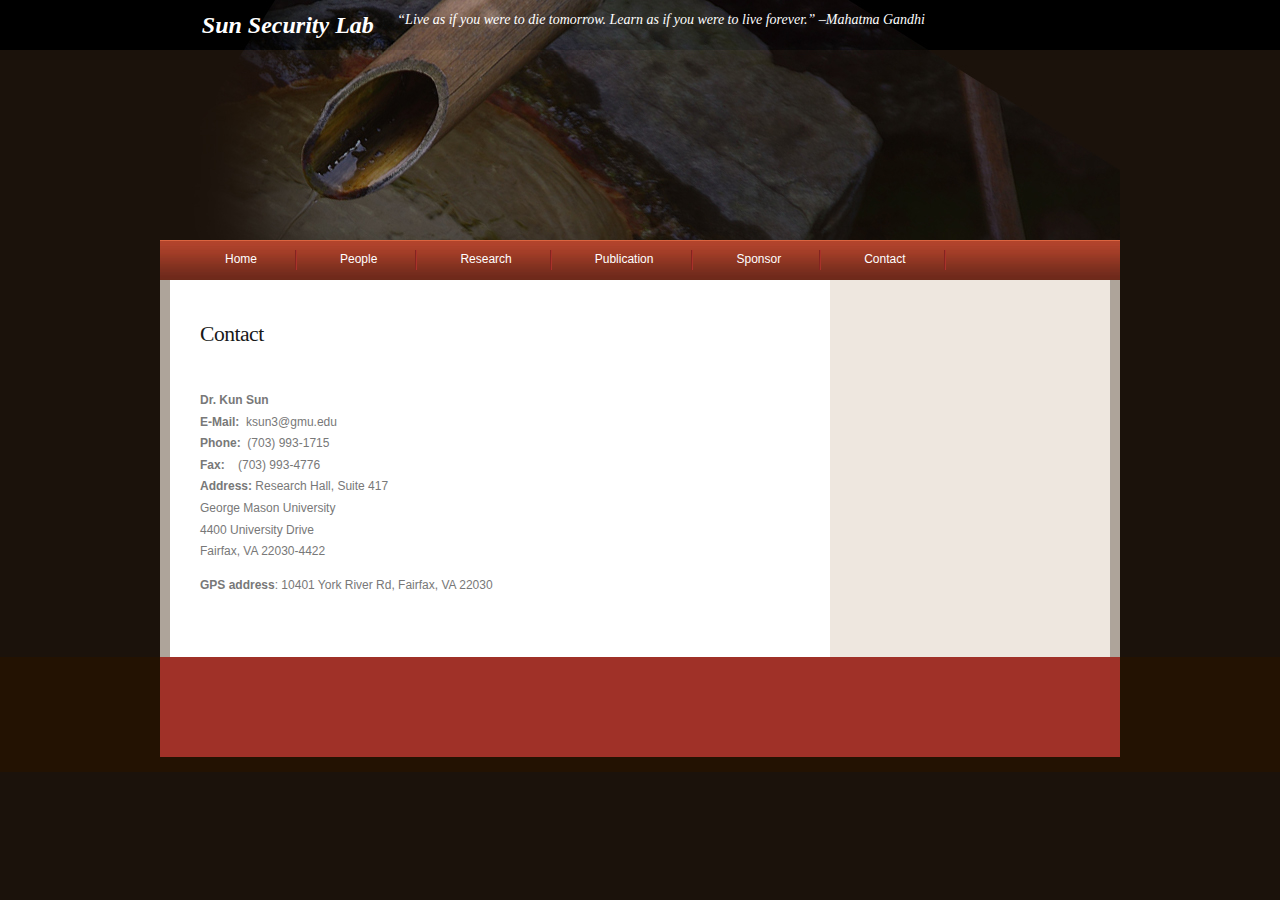
<file: contact.html>
<!DOCTYPE html PUBLIC "-//W3C//DTD XHTML 1.0 Strict//EN" "http://www.w3.org/TR/xhtml1/DTD/xhtml1-strict.dtd">
<html xmlns="http://www.w3.org/1999/xhtml">
<head>
<meta name="keywords" content="" />
<meta name="description" content="" />
<meta http-equiv="content-type" content="text/html; charset=utf-8" />
<title>Sun Security Lab</title>
<link href="style.css" rel="stylesheet" type="text/css" media="screen" />
</head>
<body>
<div id="wrapper">
	<div id="header-wrapper">
	<div id="header">
		<div id="logo">
			<h1>&nbsp;</h1>
			<p><strong style="font-size: 24px">Sun Security Lab</strong></p>
			<p>&nbsp;</p>
			<p><span class="site-description">“Live as if you were to die tomorrow. Learn as if you were to live forever.” &#8211;Mahatma Gandhi</span></p>
		</div>
	</div>
	</div>
	<!-- end #header -->
	<div id="menu">
		<ul>
			<li><a href="index.html">Home</a></li>
			<li><a href="people.html">People</a></li>
			<li><a href="research.html">Research</a></li>
			<li><a href="publication.html">Publication</a></li>
			<li><a href="sponsor.html">Sponsor</a></li>
			<li><a href="contact.html">Contact</a></li>
		</ul>
	</div>
	<!-- end #menu -->
	<div id="page">
	<div id="page-bgtop">
	<div id="page-bgbtm">
		<div id="content">
			<div class="post">
				<h2 class="title"><a href=""><span class="page-title">Contact</span></a></h2>
				<div class="entry">
				  <p><strong><span class="style15">Dr. Kun Sun</span></strong><br />
				    <strong>E-Mail:</strong>  ksun3@gmu.edu<br />
                    <strong>Phone:</strong>  (703) 993-1715<br />
                    <strong>Fax:    </strong>(703) 993-4776<br />
                    <strong>Address:</strong> Research Hall, Suite 417<br />
                    George Mason University<br />
                    4400 University Drive<br />
                  Fairfax, VA 22030-4422</p>
                  <p><strong>GPS address</strong>: 10401 York River Rd, Fairfax, VA 22030 </p>
				</div>
			</div>
		</div>
		<!-- end #content --><!-- end #sidebar -->
		<div style="clear: both;">&nbsp;</div>
	</div>
	</div>
	</div>
	<!-- end #page -->
</div>
<div id="footer-wrapper">
	<div id="footer"></div>
	<!-- end #footer -->
</div>
</body>
</html>
</file>
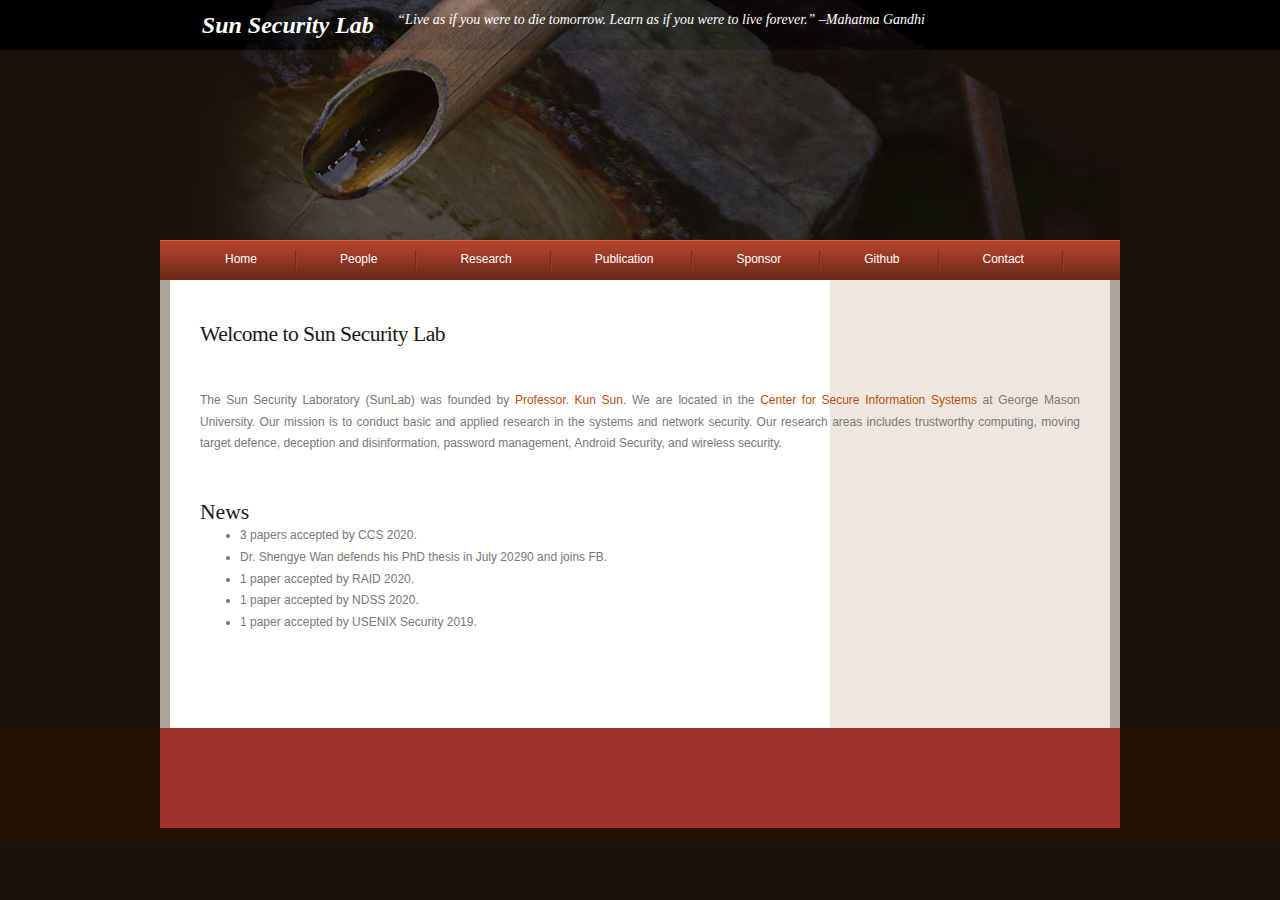
<file: home.html>
<!DOCTYPE html PUBLIC "-//W3C//DTD XHTML 1.0 Strict//EN" "http://www.w3.org/TR/xhtml1/DTD/xhtml1-strict.dtd">
<html xmlns="http://www.w3.org/1999/xhtml">
<head>
<meta name="keywords" content="" />
<meta name="description" content="" />
<meta http-equiv="content-type" content="text/html; charset=utf-8" />
<title>Sun Security Lab</title>
<link href="style.css" rel="stylesheet" type="text/css" media="screen" />
</head>
<body>
<div id="wrapper">
	<div id="header-wrapper">
	<div id="header">
		<div id="logo">
			<h1>&nbsp;</h1>
			<p><strong style="font-size: 24px">Sun Security Lab</strong></p>
			<p>&nbsp;</p>
			<p><span class="site-description">“Live as if you were to die tomorrow. Learn as if you were to live forever.” &#8211;Mahatma Gandhi</span></p>
		</div>
	</div>
	</div>
	<!-- end #header -->
	<div id="menu">
		<ul>
			<li><a href="home.html">Home</a></li>
			<li><a href="people.html">People</a></li>
			<li><a href="research.html">Research</a></li>
			<li><a href="publication.html">Publication</a></li>
			<li><a href="sponsor.html">Sponsor</a></li>
			<li><a href="https://github.com/SunLab-GMU">Github</a></li>
			<li><a href="contact.html">Contact</a></li>
		</ul>
	</div>
	<!-- end #menu -->
	<div id="page">
	<div id="page-bgtop">
	<div id="page-bgbtm">
		<div id="content1">
			<div class="post">
				<h2 class="title"><a href="">Welcome to Sun Security Lab   </a>	</h2>
				<div class="entry">
				  <p>The Sun Security Laboratory (SunLab) was founded by <a href="http://csis.gmu.edu/ksun/">Professor. Kun Sun</a>. We are located in the <a href="http://csis.gmu.edu">Center for Secure Information Systems</a> at George Mason University. Our mission is to conduct basic and applied research in the systems and network security. Our research areas includes trustworthy computing, moving target defence, deception and disinformation, password management, Android Security, and wireless security.				</p>
				  <p>&nbsp;</p>
				  <h2>News</h2>
				  <ul>
				    <li>3 papers accepted by CCS 2020.</li>
				    <li>Dr. Shengye Wan defends his PhD thesis in July 20290 and joins FB.</li>
				    <li>1 paper accepted by RAID 2020.</li>
				    <li>1 paper accepted by NDSS 2020.</li>
				    <li>1 paper accepted by USENIX Security 2019.</li>
				  </ul>
				  <p>&nbsp;</p>
				</div>
			</div>
		</div>
		<!-- end #content --><!-- end #sidebar -->
		<div style="clear: both;">&nbsp;</div>
	</div>
	</div>
	</div>
	<!-- end #page -->
</div>
<div id="footer-wrapper">
	<div id="footer"></div>
	<!-- end #footer -->
</div>
</body>
</html>
</file>
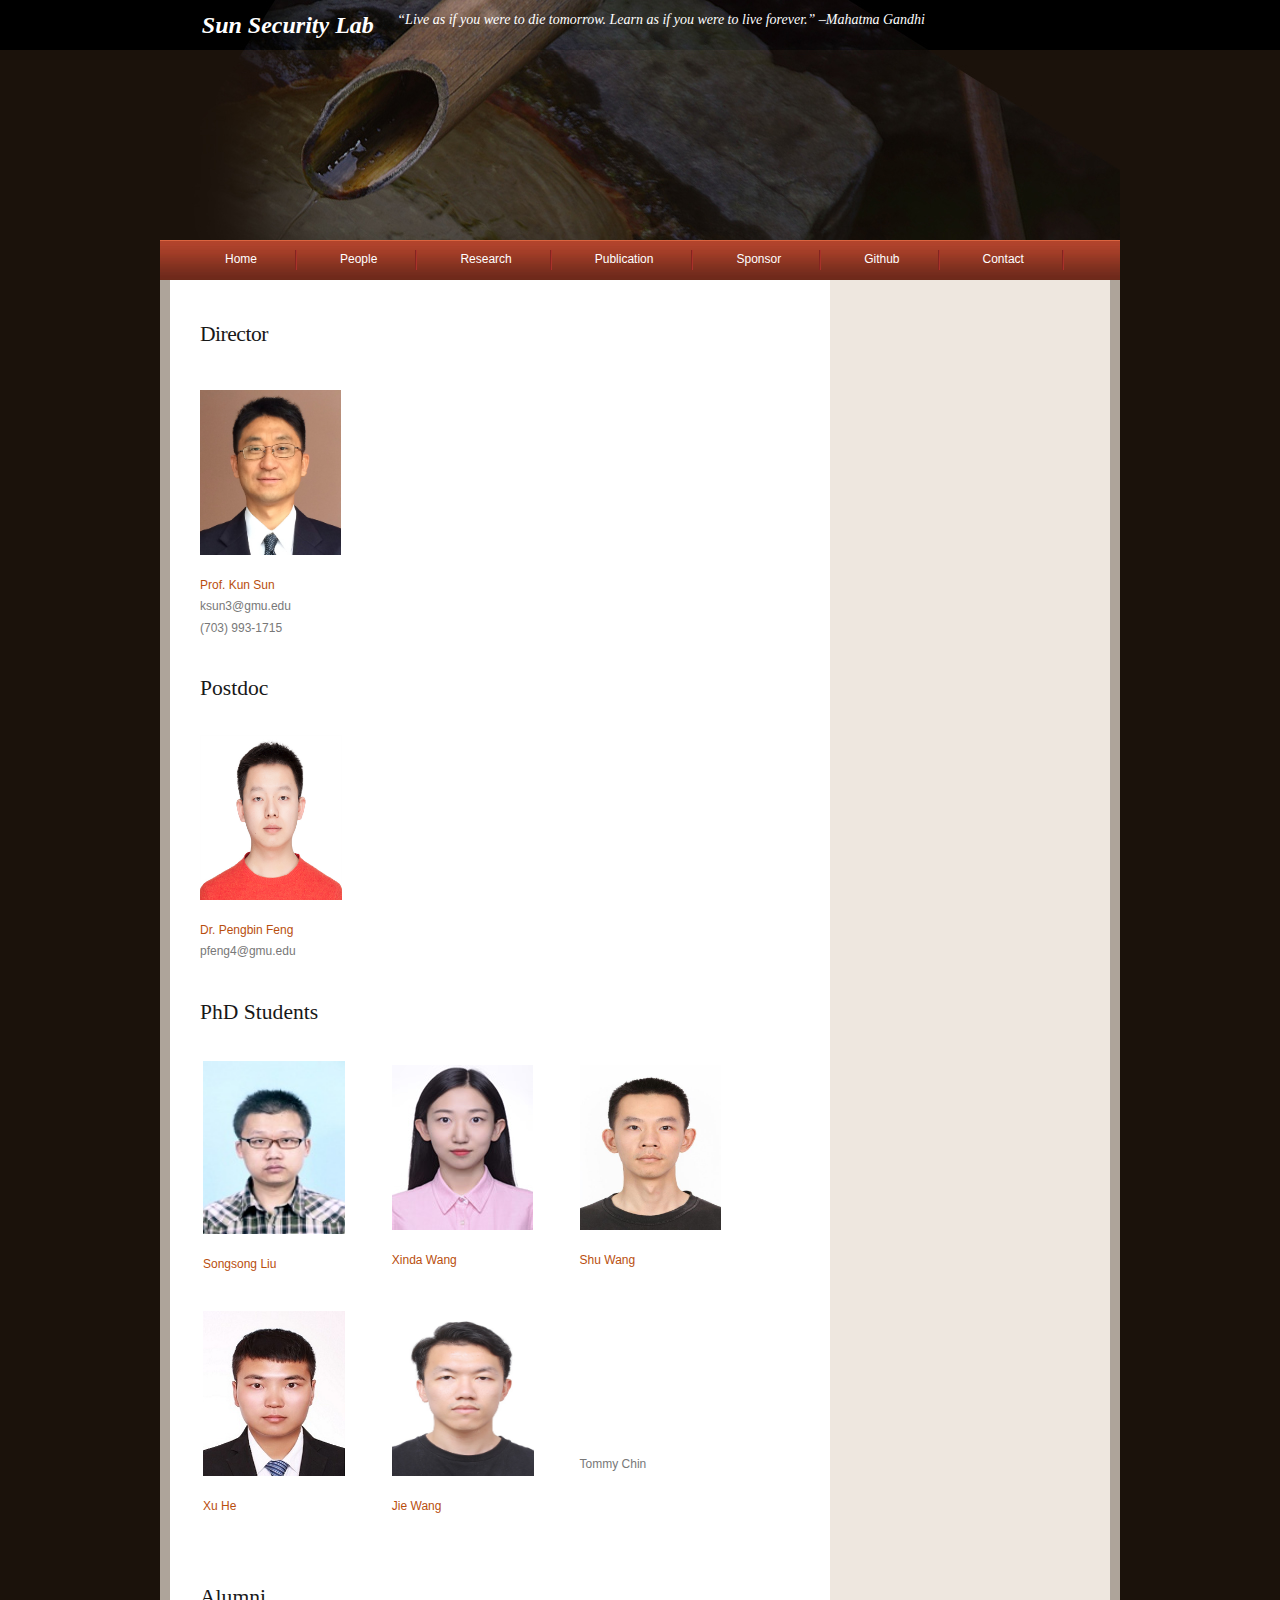
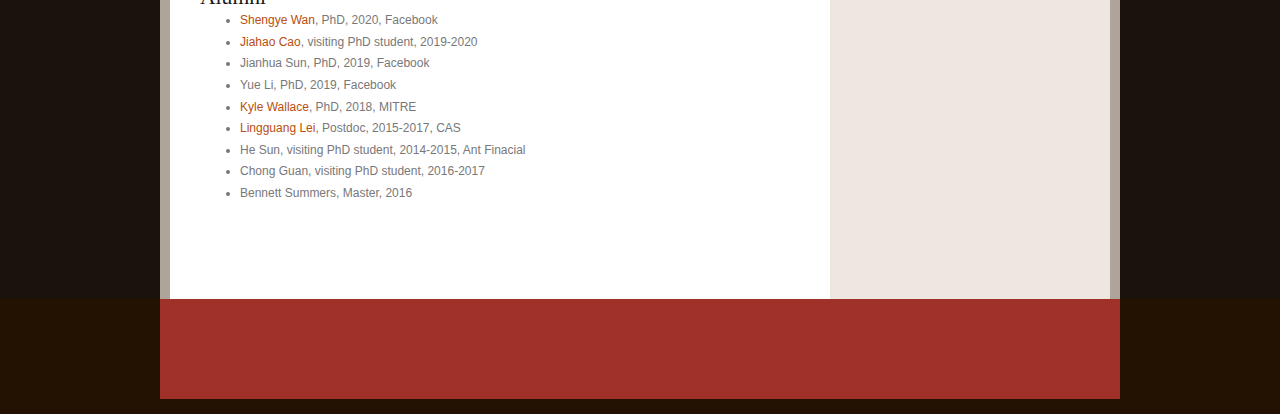
<file: people.html>
<!DOCTYPE html PUBLIC "-//W3C//DTD XHTML 1.0 Strict//EN" "http://www.w3.org/TR/xhtml1/DTD/xhtml1-strict.dtd">
<html xmlns="http://www.w3.org/1999/xhtml">
<head>
<meta name="keywords" content="" />
<meta name="description" content="" />
<meta http-equiv="content-type" content="text/html; charset=utf-8" />
<title>Sun Security Lab</title>
<link href="style.css" rel="stylesheet" type="text/css" media="screen" />
</head>
<body>
<div id="wrapper">
	<div id="header-wrapper">
	<div id="header">
		<div id="logo">
			<h1>&nbsp;</h1>
			<p><strong style="font-size: 24px">Sun Security Lab</strong></p>
			<p>&nbsp;</p>
			<p><span class="site-description">“Live as if you were to die tomorrow. Learn as if you were to live forever.” &#8211;Mahatma Gandhi</span></p>
		</div>
	</div>
	</div>
	<!-- end #header -->
	<div id="menu">
		<ul>
			<li><a href="home.html">Home</a></li>
			<li><a href="people.html">People</a></li>
			<li><a href="research.html">Research</a></li>
			<li><a href="publication.html">Publication</a></li>
			<li><a href="sponsor.html">Sponsor</a></li>
			<li><a href="https://github.com/SunLab-GMU">Github</a></li>
			<li><a href="contact.html">Contact</a></li>
		</ul>
	</div>
	<!-- end #menu -->
	<div id="page">
	<div id="page-bgtop">
	<div id="page-bgbtm">
		<div id="content">
			<div class="post">
				<h2 class="title"><a href="">Director   </a>				</h2>
				<div class="entry">
				  <p class="center-p"><img src="images/ksun.jpg" width="141" height="165" alt=""/></p>
				  <p class="center-p"><a href="http://csis.gmu.edu/ksun/" target="_blank" rel="noopener">Prof. Kun Sun<br />
				  </a>ksun3@gmu.edu<br />
				  (703) 993-1715                  </p>
				  <h2>&nbsp;</h2>
				  <h2>Postdoc</h2>
				  <p>&nbsp;</p>
				  <p><img src="images/Pengbin.jpg" width="142" height="165" alt=""/></p>
                  <p class="center-p"><a href="https://sites.google.com/view/pfeng/home" target="_blank" rel="noopener">Dr. Pengbin Feng<br />
                  </a>pfeng4@gmu.edu</p>
                  <h2>&nbsp;</h2>
                  <h2>PhD Students                  </h2>
                  <p>&nbsp;</p>
                  <table width="558" height="486" border="0">
                    <tbody>
                      <tr>
                        <td width="176"><p><img src="images/LIU_SONGSONG.jpg" width="142" height="173" alt=""/></p>
                        <p><a href="http://mason.gmu.edu/~sliu23/" target="_blank" rel="noopener">Songsong Liu</a></p></td>
                        <td width="175"><p><a href="https://www.linkedin.com/in/xindawang/" target="_blank" rel="noopener"><img src="images/Xinda.jpg" width="141" height="165" alt=""/></a></p>
                        <p><a href="https://www.linkedin.com/in/xindawang/" target="_blank" rel="noopener">Xinda Wang</a></p></td>
                        <td width="167"><p><img src="images/Shu_Wang.jpg" width="141" height="165" alt=""/></p>
                        <p><a href="http://mason.gmu.edu/~swang47/" target="_blank" rel="noopener">Shu Wang</a></p></td>
                      </tr>
                      <tr>
                        <td height="257"><p><img src="images/Xu He.jpg" width="142" height="165" alt=""/></p>
                        <p><a href="https://sites.google.com/view/hexu/%E9%A6%96%E9%A1%B5" target="_blank" rel="noopener">Xu He</a></p></td>
                        <td><p class="center-p"><img src="images/Jie_Wang.jpg" width="142" height="165" alt=""/></p>
                        <p class="center-p"><a href="https://www.linkedin.com/in/jie-wang-275890195/" target="_blank" rel="noopener">Jie Wang</a></p></td>
                        <td><p>&nbsp;</p>
                          <p>&nbsp;</p>
                          <p>&nbsp;</p>
                          <p>&nbsp;</p>
                          <p>Tommy Chin</p>
                        <p>&nbsp;</p></td>
                      </tr>
                    </tbody>
                  </table>
                  <p>&nbsp;</p>
                  <h2><span style="clear: left;"> Alumni</span>				  </h2>
                  <ul>
				    <li><a href="../shengyewan/profile.html" target="_blank" rel="noopener">Shengye Wan</a>, PhD, 2020, Facebook</li>
				    <li><a href="http://routing.netlab.edu.cn/tiki-index.php?page=Jiahao%20Cao" target="_blank" rel="noopener">Jiahao Cao</a>, visiting PhD student, 2019-2020</li>
				    <li>Jianhua Sun, PhD, 2019, Facebook</li>
				    <li>Yue Li, PhD, 2019, Facebook</li>
				    <li><a href="http://www.cs.wm.edu/~kmwall/" target="_blank" rel="noopener">Kyle Wallace</a>, PhD, 2018, MITRE</li>
				    <li><a href="https://www.linkedin.com/in/lingguang-lei-a08367114" target="_blank" rel="noopener">Lingguang Lei</a>, Postdoc, 2015-2017, CAS</li>
				    <li>He Sun, visiting PhD student, 2014-2015, Ant Finacial</li>
				    <li>Chong Guan, visiting PhD student, 2016-2017</li>
				    <li>Bennett Summers, Master, 2016<br />
			        </li>
			      </ul>
				  <p>&nbsp;</p>
				</div>
			</div>
		</div>
		<!-- end #content --><!-- end #sidebar -->
		<div style="clear: both;">&nbsp;</div>
	</div>
	</div>
	</div>
	<!-- end #page -->
</div>
<div id="footer-wrapper">
	<div id="footer"></div>
	<!-- end #footer -->
</div>
</body>
</html>
</file>
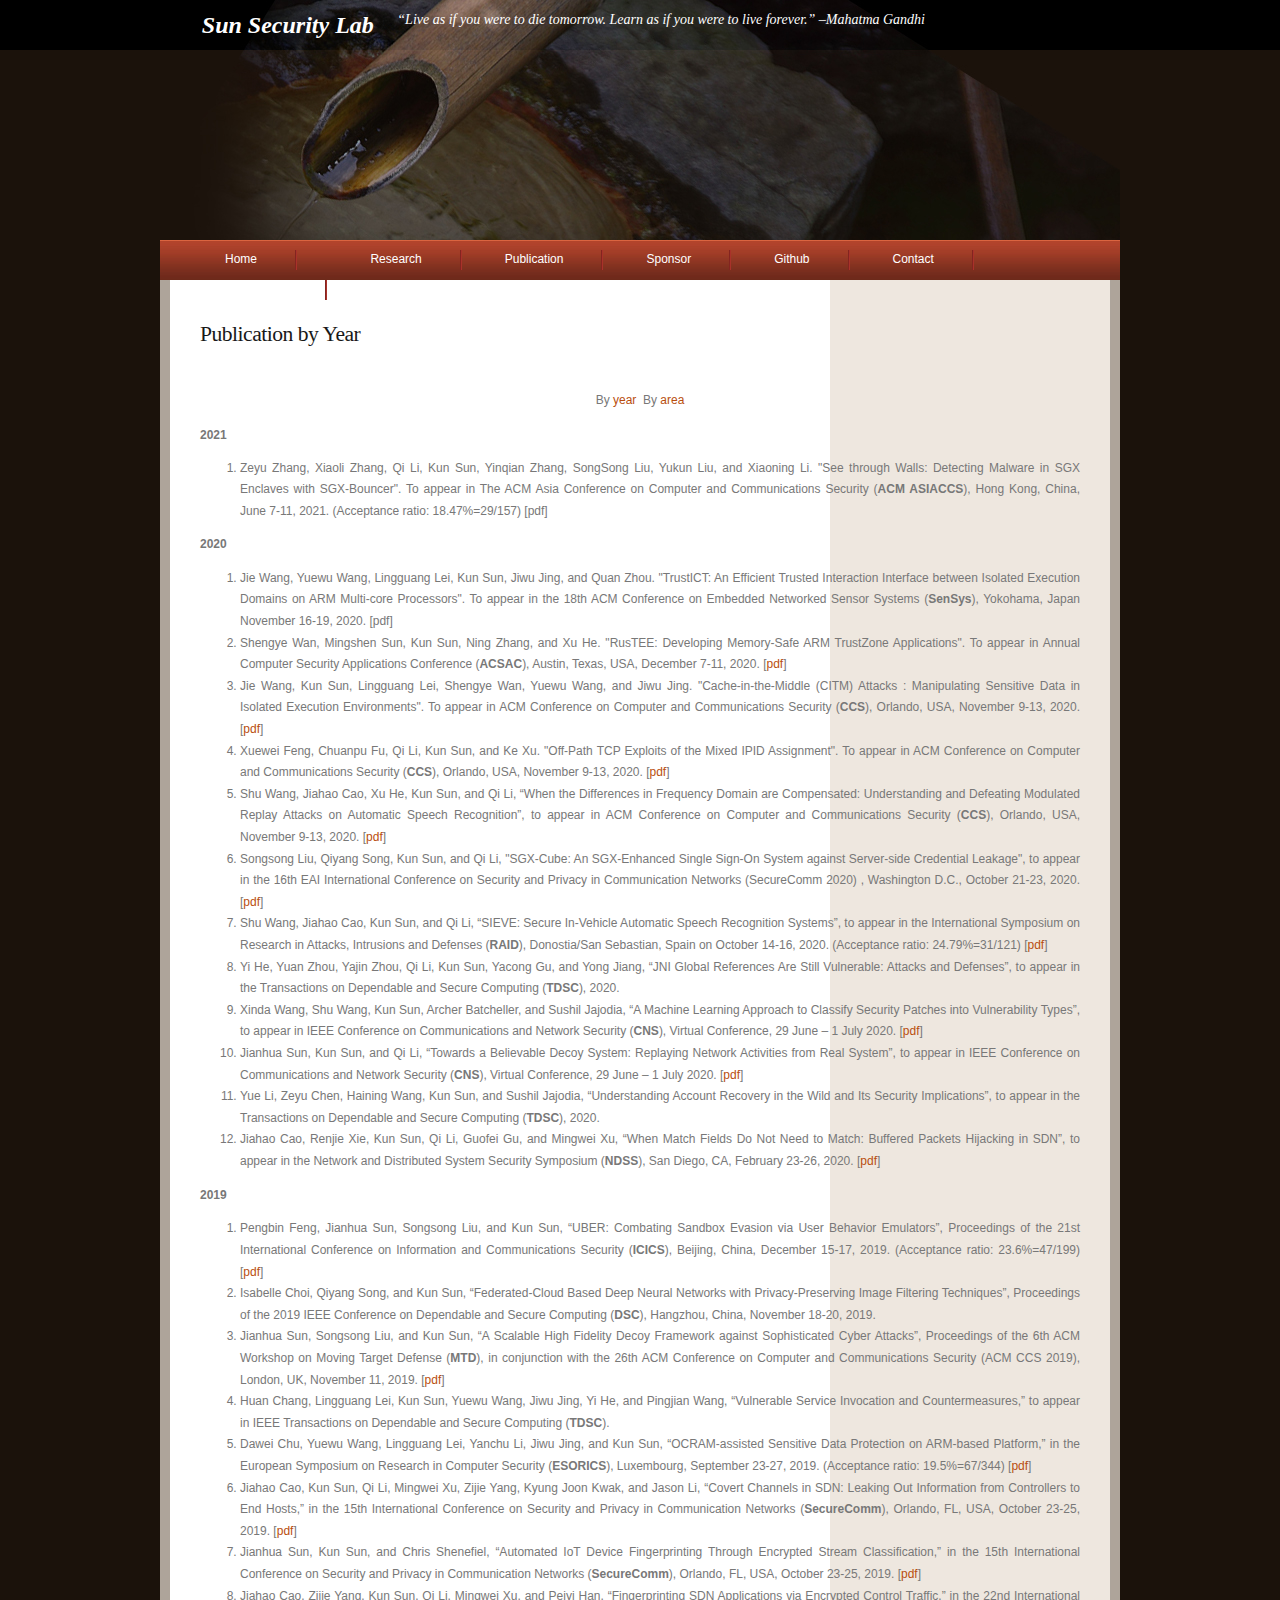
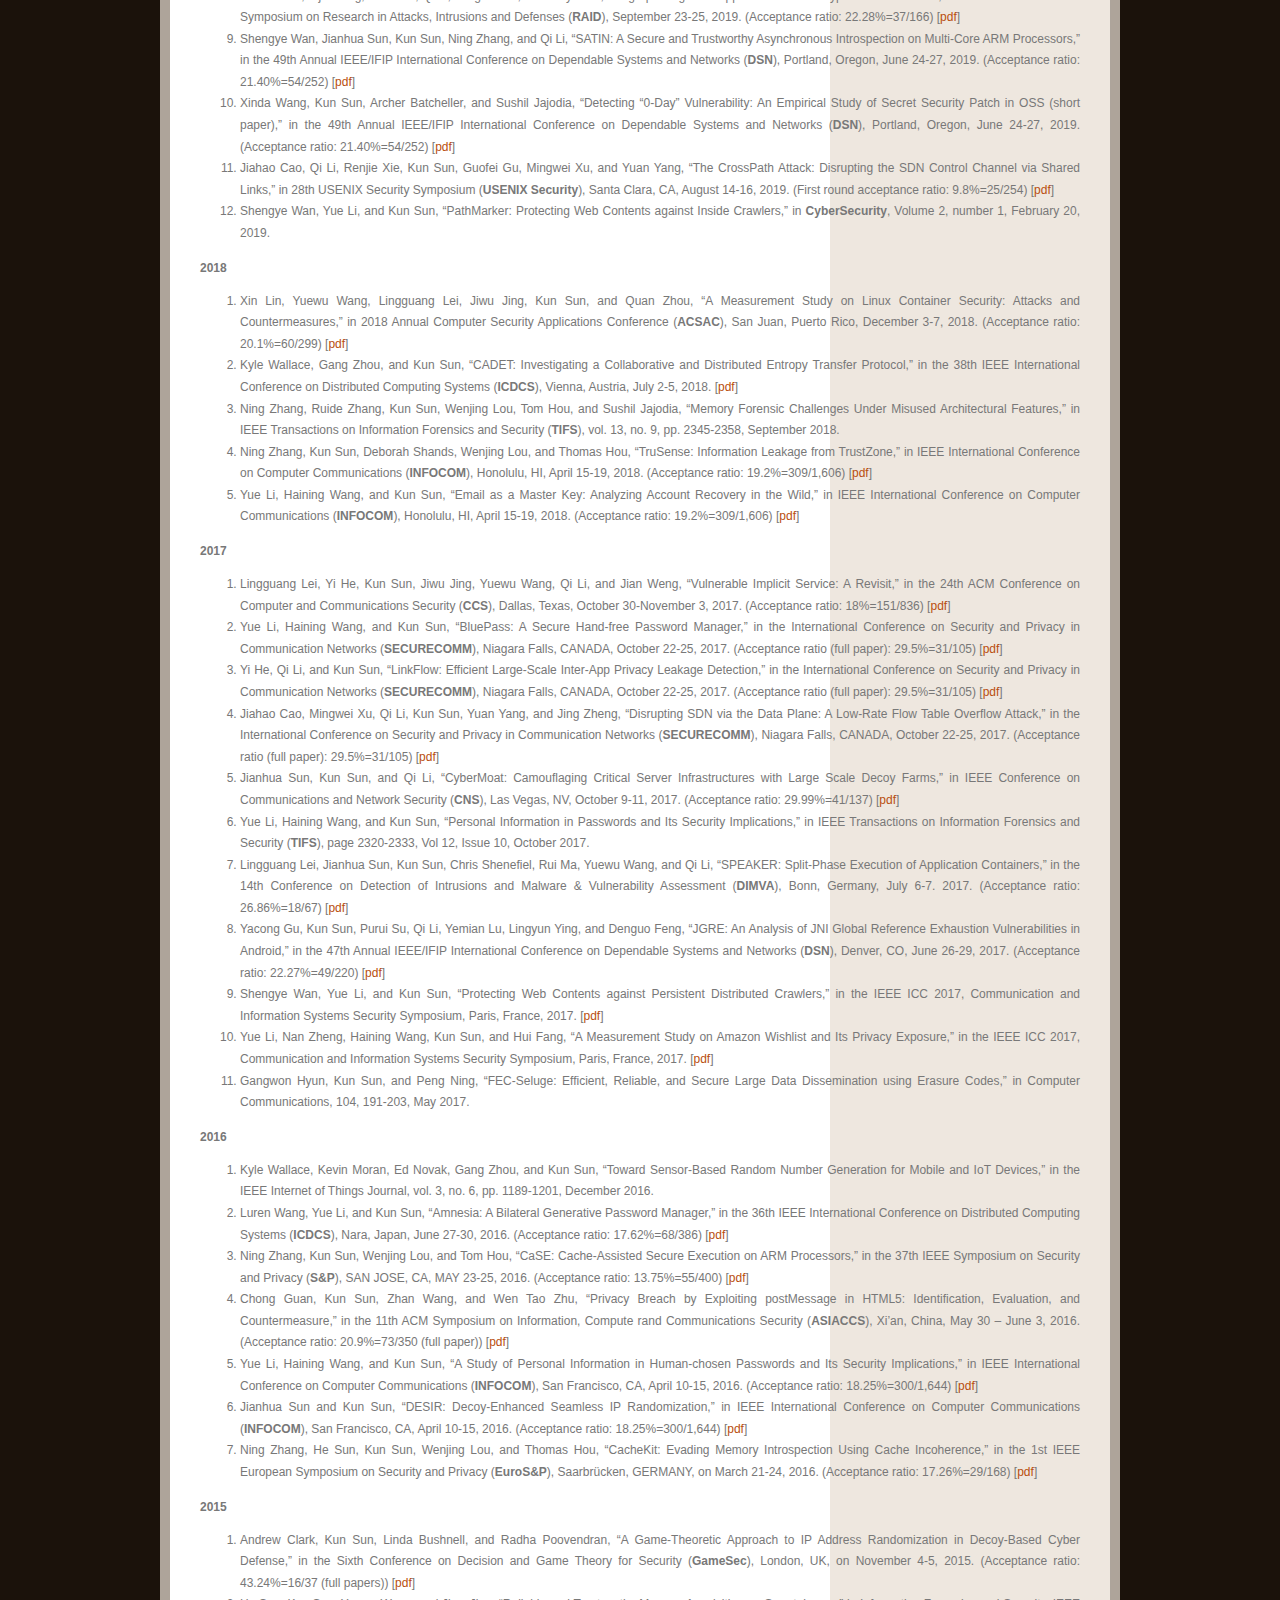
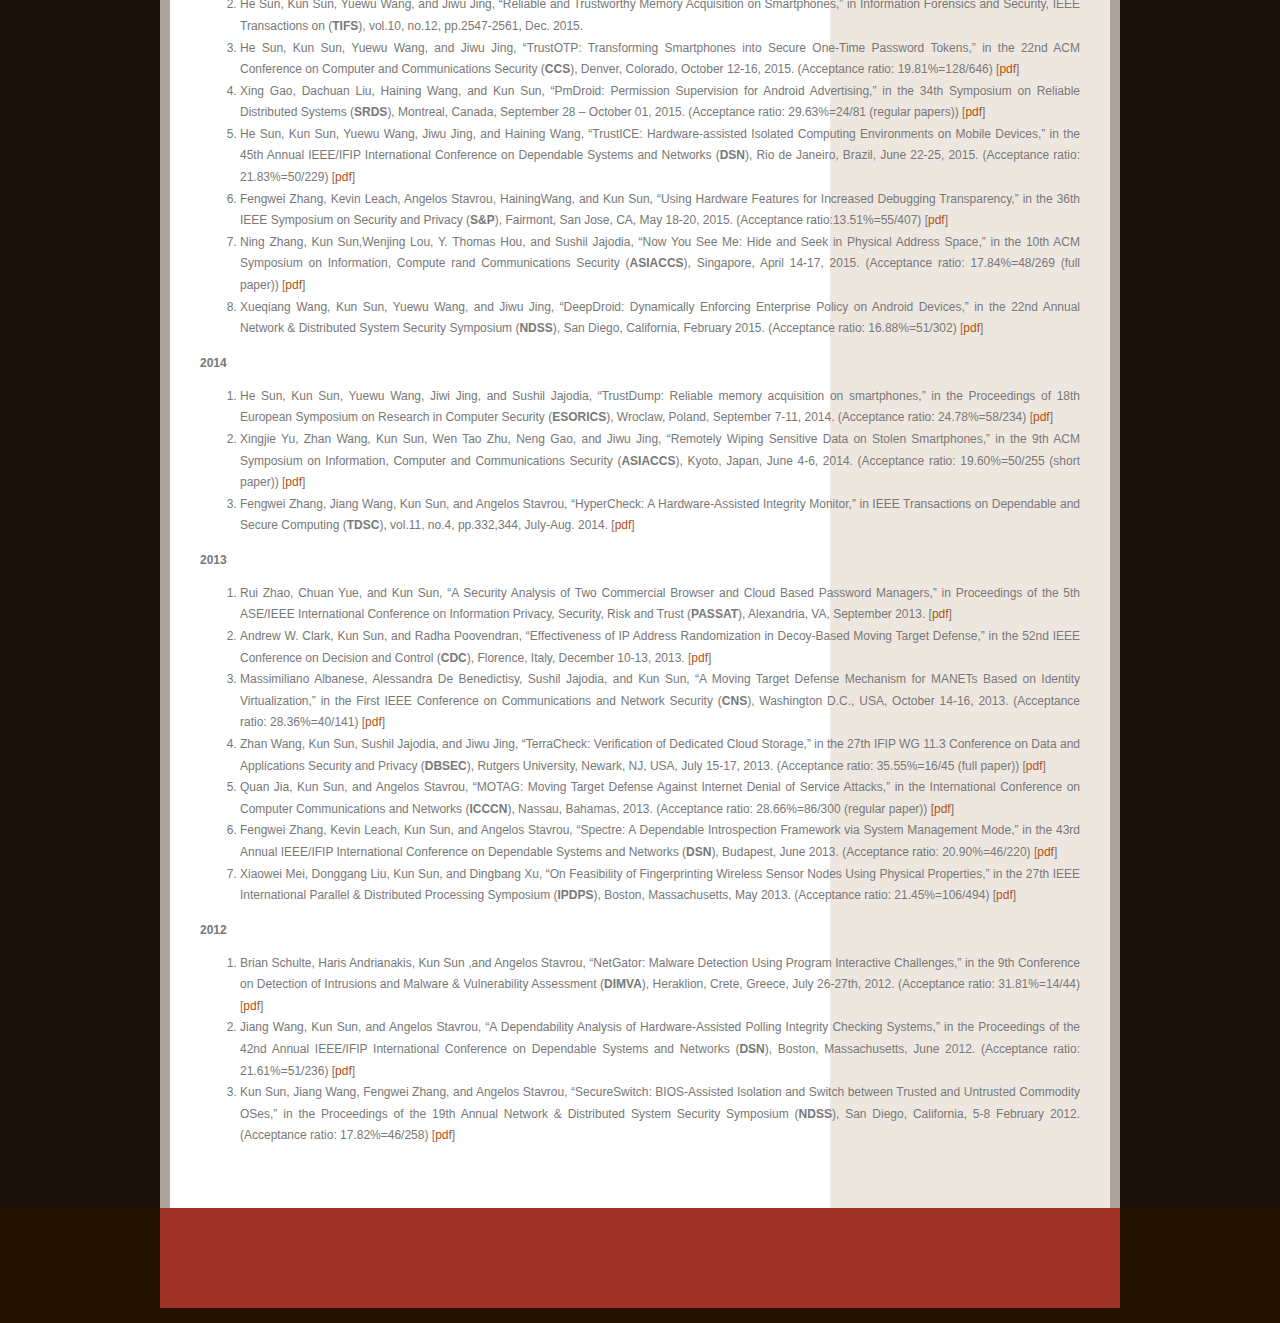
<file: publication-year.html>
<!DOCTYPE html PUBLIC "-//W3C//DTD XHTML 1.0 Strict//EN" "http://www.w3.org/TR/xhtml1/DTD/xhtml1-strict.dtd">
<html xmlns="http://www.w3.org/1999/xhtml">
<head>
<meta name="keywords" content="" />
<meta name="description" content="" />
<meta http-equiv="content-type" content="text/html; charset=utf-8" />
<title>Sun Security Lab</title>
<link href="style.css" rel="stylesheet" type="text/css" media="screen" />
</head>
<body>
<div id="wrapper">
	<div id="header-wrapper">
	<div id="header">
		<div id="logo">
			<h1>&nbsp;</h1>
			<p><strong style="font-size: 24px">Sun Security Lab</strong></p>
			<p>&nbsp;</p>
			<p><span class="site-description">“Live as if you were to die tomorrow. Learn as if you were to live forever.” &#8211;Mahatma Gandhi</span></p>
		</div>
	</div>
	</div>
	<!-- end #header -->
	<div id="menu">
		<ul>
			<li><a href="index.html">Home</a>
			  <ul>
			    <li><a href="people.html">People</a></li>
		      </ul>
			</li>
			<li><a href="research.html">Research</a></li>
			<li><a href="publication.html">Publication</a></li>
			<li><a href="sponsor.html">Sponsor</a></li>
			<li><a href="https://github.com/SunLab-GMU">Github</a></li>
			<li><a href="contact.html">Contact</a></li>
		</ul>
	</div>
	<!-- end #menu -->
	<div id="page">
	<div id="page-bgtop">
	<div id="page-bgbtm">
		<div id="content">
			<div class="post">
				<h2 class="title">Publication by Year</h2>
				<div class="entry">
				  <p style="text-align: center;">By <a href="publication-year.html">year</a>  By <a href="publication.html">area</a></p>
                  <h4>2021</h4>
                  <ol>
                    <li>Zeyu Zhang, Xiaoli Zhang, Qi Li, Kun Sun, Yinqian Zhang, SongSong Liu, Yukun Liu, and Xiaoning Li. &quot;See through Walls: Detecting Malware in SGX Enclaves with SGX-Bouncer&quot;. To appear in The ACM Asia Conference on Computer and Communications Security (<strong>ACM ASIACCS</strong>), Hong Kong, China, June 7-11, 2021. (Acceptance ratio: 18.47%=29/157) [pdf]                </li>
                  </ol>
                  <p><strong>2020</strong></p>
                  <ol>
                    <li>Jie Wang, Yuewu Wang, Lingguang Lei, Kun Sun, Jiwu Jing, and Quan Zhou.  &quot;TrustICT: An Efficient Trusted Interaction Interface between Isolated Execution Domains on ARM Multi-core Processors&quot;. To appear in the 18th ACM Conference on Embedded Networked Sensor Systems (<strong>SenSys</strong>), Yokohama, Japan November 16-19, 2020. [pdf]</li>
                    <li>Shengye Wan, Mingshen Sun, Kun Sun, Ning Zhang, and Xu He. &quot;RusTEE: Developing Memory-Safe ARM TrustZone Applications&quot;. To appear in Annual Computer Security Applications Conference (<strong>ACSAC</strong>), Austin, Texas, USA, December 7-11, 2020. [<a href="http://csis.gmu.edu/ksun/publications/ACSAC20_RusTEE_2020.pdf">pdf</a>] </li>
                    <li>Jie Wang, Kun Sun, Lingguang Lei, Shengye Wan, Yuewu Wang, and Jiwu Jing. &quot;Cache-in-the-Middle (CITM) Attacks : Manipulating Sensitive Data in Isolated Execution Environments&quot;. To appear in ACM Conference on Computer and Communications Security (<strong>CCS</strong>), Orlando, USA, November 9-13, 2020. [<a href="http://csis.gmu.edu/ksun/publications/CITM_CCS20.pdf">pdf</a>] </li>
                    <li>Xuewei Feng, Chuanpu Fu, Qi Li, Kun Sun, and Ke Xu. &quot;Off-Path TCP Exploits of the Mixed IPID Assignment&quot;. To appear in ACM Conference on Computer and Communications Security (<strong>CCS</strong>), Orlando, USA, November 9-13, 2020. [<a href="http://csis.gmu.edu/ksun/publications/IPID_side_channel_CCS20.pdf">pdf</a>] </li>
                    <li>Shu Wang, Jiahao Cao, Xu He, Kun Sun, and Qi Li, &#8220;When the Differences in Frequency Domain are Compensated: Understanding and Defeating Modulated Replay Attacks on Automatic Speech Recognition&#8221;, to appear in ACM Conference on Computer and Communications Security (<strong>CCS</strong>), Orlando, USA, November 9-13, 2020. [<a href="http://csis.gmu.edu/ksun/publications/ModReplay_CCS20.pdf">pdf</a>] </li>
                    <li>Songsong Liu, Qiyang Song, Kun Sun, and Qi Li, &quot;SGX-Cube: An SGX-Enhanced Single Sign-On System against Server-side Credential Leakage&quot;, to appear in the 16th EAI International Conference on Security and Privacy in Communication Networks (SecureComm 2020) ,  Washington D.C., October 21-23, 2020. [<a href="http://csis.gmu.edu/ksun/publications/SecureComm2020_SGX_SSO.pdf">pdf</a>] </li>
                    <li> Shu Wang, Jiahao Cao, Kun Sun, and Qi Li, &#8220;SIEVE: Secure In-Vehicle Automatic Speech Recognition Systems&#8221;, to appear in the International Symposium on Research in Attacks, Intrusions and Defenses (<strong>RAID</strong>), Donostia/San Sebastian, Spain on October 14-16, 2020. (Acceptance ratio: 24.79%=31/121) [<a href="http://csis.gmu.edu/ksun/publications/SIEVE_RAID20.pdf">pdf</a>] </li>
                    <li> Yi He, Yuan Zhou, Yajin Zhou, Qi Li, Kun Sun, Yacong Gu, and Yong Jiang, &#8220;JNI Global References Are Still Vulnerable: Attacks and Defenses&#8221;, to appear in the Transactions on Dependable and Secure Computing (<strong>TDSC</strong>), 2020. </li>
                    <li> Xinda Wang, Shu Wang, Kun Sun, Archer Batcheller, and Sushil Jajodia, &#8220;A Machine Learning Approach to Classify Security Patches into Vulnerability Types&#8221;, to appear in IEEE Conference on Communications and Network Security (<strong>CNS</strong>), Virtual Conference, 29 June &#8211; 1 July 2020. [<a href="http://csis.gmu.edu/ksun/publications/CNS20_PatchByType.pdf">pdf</a>] </li>
                    <li> Jianhua Sun, Kun Sun, and Qi Li, &#8220;Towards a Believable Decoy System: Replaying Network Activities from Real System&#8221;, to appear in IEEE Conference on Communications and Network Security (<strong>CNS</strong>), Virtual Conference, 29 June &#8211; 1 July 2020. [<a href="http://csis.gmu.edu/ksun/publications/CNS20_Mirage.pdf">pdf</a>] </li>
                    <li> Yue Li, Zeyu Chen, Haining Wang, Kun Sun, and Sushil Jajodia, &#8220;Understanding Account Recovery in the Wild and Its Security Implications&#8221;, to appear in the Transactions on Dependable and Secure Computing (<strong>TDSC</strong>), 2020. </li>
                    <li> Jiahao Cao, Renjie Xie, Kun Sun, Qi Li, Guofei Gu, and Mingwei Xu, &#8220;When Match Fields Do Not Need to Match: Buffered Packets Hijacking in SDN&#8221;, to appear in the Network and Distributed System Security Symposium (<strong>NDSS</strong>), San Diego, CA, February 23-26, 2020. [<a href="http://csis.gmu.edu/ksun/publications/BPHijack_NDSS20.pdf">pdf</a>] </li>
                  </ol>
                  <h4>2019</h4>
                  <ol>
                    <li> Pengbin Feng, Jianhua Sun, Songsong Liu, and Kun Sun, &#8220;UBER: Combating Sandbox Evasion via User Behavior Emulators&#8221;, Proceedings of the 21st International Conference on Information and Communications Security (<strong>ICICS</strong>), Beijing, China, December 15-17, 2019. (Acceptance ratio: 23.6%=47/199) [<a href="http://csis.gmu.edu/ksun/publications/User_Emulation_ICICS2019.pdf">pdf</a>] </li>
                    <li> Isabelle Choi, Qiyang Song, and Kun Sun, &#8220;Federated-Cloud Based Deep Neural Networks with Privacy-Preserving Image Filtering Techniques&#8221;, Proceedings of the 2019 IEEE Conference on Dependable and Secure Computing (<strong>DSC</strong>), Hangzhou, China, November 18-20, 2019. </li>
                    <li> Jianhua Sun, Songsong Liu, and Kun Sun, &#8220;A Scalable High Fidelity Decoy Framework against Sophisticated Cyber Attacks&#8221;, Proceedings of the 6th ACM Workshop on Moving Target Defense (<strong>MTD</strong>), in conjunction with the 26th ACM Conference on Computer and Communications Security (ACM CCS 2019), London, UK, November 11, 2019.  [<a href="http://csis.gmu.edu/ksun/publications/MTD19_DecoyNet.pdf">pdf</a>] </li>
                    <li> Huan Chang, Lingguang Lei, Kun Sun, Yuewu Wang, Jiwu Jing, Yi He, and Pingjian Wang, &#8220;Vulnerable Service Invocation and Countermeasures,&#8221; to appear in IEEE Transactions on Dependable and Secure Computing (<strong>TDSC</strong>). </li>
                    <li> Dawei Chu, Yuewu Wang, Lingguang Lei, Yanchu Li, Jiwu Jing, and Kun Sun, &#8220;OCRAM-assisted Sensitive Data Protection on ARM-based Platform,&#8221;  in the European Symposium on Research in Computer Security (<strong>ESORICS</strong>), Luxembourg, September 23-27, 2019. (Acceptance ratio: 19.5%=67/344) [<a href="http://csis.gmu.edu/ksun/publications/OCRAM_ESORICS2019.pdf">pdf</a>] </li>
                    <li>Jiahao Cao, Kun Sun, Qi Li, Mingwei Xu, Zijie Yang, Kyung Joon Kwak, and Jason Li, &#8220;Covert Channels in SDN: Leaking Out Information from Controllers to End Hosts,&#8221; in the 15th International Conference on Security and Privacy in Communication Networks (<strong>SecureComm</strong>), Orlando, FL, USA, October 23-25, 2019. [<a href="http://csis.gmu.edu/ksun/publications/Securecomm2019_CovertChannels_SDN.pdf">pdf</a>] </li>
                    <li> Jianhua Sun, Kun Sun, and Chris Shenefiel, &#8220;Automated IoT Device Fingerprinting Through Encrypted Stream Classification,&#8221; in the 15th International Conference on Security and Privacy in Communication Networks (<strong>SecureComm</strong>), Orlando, FL, USA, October 23-25, 2019. [<a href="http://csis.gmu.edu/ksun/publications/SecureComm19_IoT.pdf">pdf</a>] </li>
                    <li> Jiahao Cao, Zijie Yang, Kun Sun, Qi Li, Mingwei Xu, and Peiyi Han, &#8220;Fingerprinting SDN Applications via Encrypted Control Traffic,&#8221; in the 22nd International Symposium on Research in Attacks, Intrusions and Defenses (<strong>RAID</strong>), September 23-25, 2019. (Acceptance ratio: 22.28%=37/166) [<a href="http://csis.gmu.edu/ksun/publications/SDNfingerprint-raid2019.pdf">pdf</a>] </li>
                    <li> Shengye Wan, Jianhua Sun, Kun Sun, Ning Zhang, and Qi Li, &#8220;SATIN: A Secure and Trustworthy Asynchronous Introspection on  Multi-Core ARM Processors,&#8221; in the 49th Annual IEEE/IFIP International Conference on Dependable Systems and Networks (<strong>DSN</strong>), Portland, Oregon, June 24-27, 2019. (Acceptance ratio: 21.40%=54/252) [<a href="http://csis.gmu.edu/ksun/publications/SATIN-DSN2019.pdf">pdf</a>] </li>
                    <li> Xinda Wang, Kun Sun, Archer Batcheller, and Sushil Jajodia, &#8220;Detecting &#8220;0-Day&#8221; Vulnerability: An Empirical Study of Secret Security Patch in OSS (short paper),&#8221; in the 49th Annual IEEE/IFIP International Conference on Dependable Systems and Networks (<strong>DSN</strong>), Portland, Oregon, June 24-27, 2019. (Acceptance ratio: 21.40%=54/252) [<a href="http://csis.gmu.edu/ksun/publications/secretpatch-dsn19.pdf">pdf</a>] </li>
                    <li> Jiahao Cao, Qi Li, Renjie Xie, Kun Sun, Guofei Gu, Mingwei Xu, and Yuan Yang, &#8220;The CrossPath Attack: Disrupting the SDN Control Channel via Shared Links,&#8221; in 28th USENIX Security Symposium (<strong>USENIX Security</strong>), Santa Clara, CA, August 14-16, 2019. (First round acceptance ratio: 9.8%=25/254) [<a href="http://csis.gmu.edu/ksun/publications/Crosspath-sec19.pdf">pdf</a>] </li>
                    <li> Shengye Wan, Yue Li, and Kun Sun, &#8220;PathMarker: Protecting Web Contents against Inside Crawlers,&#8221; in <strong>CyberSecurity</strong>, Volume 2, number 1, February 20, 2019. </li>
                  </ol>
                  <h4>2018</h4>
                  <ol>
                    <li>Xin Lin, Yuewu Wang, Lingguang Lei, Jiwu Jing, Kun Sun, and Quan Zhou, &#8220;A Measurement Study on Linux Container Security: Attacks and Countermeasures,&#8221; in 2018 Annual Computer Security Applications Conference (<strong>ACSAC</strong>), San Juan, Puerto Rico, December 3-7, 2018. (Acceptance ratio: 20.1%=60/299) [<a href="http://csis.gmu.edu/ksun/publications/container-acsac18.pdf">pdf</a>] </li>
                    <li> Kyle Wallace, Gang Zhou, and Kun Sun, &#8220;CADET: Investigating a Collaborative and Distributed Entropy Transfer Protocol,&#8221; in the 38th IEEE International Conference on Distributed Computing Systems (<strong>ICDCS</strong>), Vienna, Austria, July 2-5, 2018. [<a href="http://csis.gmu.edu/ksun/publications/CADET_ICDCS18.pdf">pdf</a>] </li>
                    <li> Ning Zhang, Ruide Zhang, Kun Sun, Wenjing Lou, Tom Hou, and Sushil Jajodia, &#8220;Memory Forensic Challenges Under Misused Architectural Features,&#8221; in IEEE Transactions on Information Forensics and Security (<strong>TIFS</strong>), vol. 13, no. 9, pp. 2345-2358, September 2018. </li>
                    <li> Ning Zhang, Kun Sun, Deborah Shands, Wenjing Lou, and Thomas Hou, &#8220;TruSense: Information Leakage from TrustZone,&#8221; in IEEE International Conference on Computer Communications (<strong>INFOCOM</strong>), Honolulu, HI, April 15-19, 2018. (Acceptance ratio: 19.2%=309/1,606) [<a href="http://csis.gmu.edu/ksun/publications/trusense-infocom18.pdf">pdf</a>] </li>
                    <li> Yue Li, Haining Wang, and Kun Sun, &#8220;Email as a Master Key: Analyzing Account Recovery in the Wild,&#8221; in IEEE International Conference on Computer Communications (<strong>INFOCOM</strong>), Honolulu, HI, April 15-19, 2018. (Acceptance ratio: 19.2%=309/1,606) [<a href="http://csis.gmu.edu/ksun/publications/Email-Passwd-infocom2018.pdf">pdf</a>] </li>
                  </ol>
                  <h4>2017</h4>
                  <ol>
                    <li> Lingguang Lei, Yi He, Kun Sun, Jiwu Jing, Yuewu Wang, Qi Li, and Jian Weng, &#8220;Vulnerable Implicit Service: A Revisit,&#8221; in the 24th ACM Conference on Computer and Communications Security (<strong>CCS</strong>), Dallas, Texas, October 30-November 3, 2017. (Acceptance ratio: 18%=151/836) [<a href="http://csis.gmu.edu/ksun/publications/implicit%20service-CCS2017.pdf">pdf</a>] </li>
                    <li> Yue Li, Haining Wang, and Kun Sun, &#8220;BluePass: A Secure Hand-free Password Manager,&#8221; in the International Conference on Security and Privacy in Communication Networks (<strong>SECURECOMM</strong>), Niagara Falls, CANADA, October 22-25, 2017. (Acceptance ratio (full paper): 29.5%=31/105) [<a href="http://csis.gmu.edu/ksun/publications/Securecomm2018_BluePass.pdf">pdf</a>] </li>
                    <li>Yi He, Qi Li, and Kun Sun, &#8220;LinkFlow: Efficient Large-Scale Inter-App Privacy Leakage Detection,&#8221; in the International Conference on Security and Privacy in Communication Networks (<strong>SECURECOMM</strong>), Niagara Falls, CANADA, October 22-25, 2017. (Acceptance ratio (full paper): 29.5%=31/105) [<a href="http://csis.gmu.edu/ksun/publications/Securecomm2018_LinkFlow.pdf">pdf</a>] </li>
                    <li> Jiahao Cao, Mingwei Xu, Qi Li, Kun Sun, Yuan Yang, and Jing Zheng, &#8220;Disrupting SDN via the Data Plane: A Low-Rate Flow Table Overflow Attack,&#8221; in the International Conference on Security and Privacy in Communication Networks (<strong>SECURECOMM</strong>), Niagara Falls, CANADA, October 22-25, 2017. (Acceptance ratio (full paper): 29.5%=31/105)  [<a href="http://csis.gmu.edu/ksun/publications/LOFT-securecomm2017.pdf">pdf</a>] </li>
                    <li> Jianhua Sun, Kun Sun, and Qi Li, &#8220;CyberMoat: Camouflaging Critical Server Infrastructures with Large Scale Decoy Farms,&#8221; in IEEE Conference on Communications and Network Security (<strong>CNS</strong>), Las Vegas, NV,  October 9-11, 2017. (Acceptance ratio: 29.99%=41/137) [<a href="http://csis.gmu.edu/ksun/publications/Cybermoat-cns2017.pdf">pdf</a>] </li>
                    <li>Yue Li, Haining Wang, and Kun Sun, &#8220;Personal Information in Passwords and Its Security Implications,&#8221; in IEEE Transactions on Information Forensics and Security (<strong>TIFS</strong>), page 2320-2333, Vol 12, Issue 10, October 2017. </li>
                    <li> Lingguang Lei, Jianhua Sun, Kun Sun, Chris Shenefiel, Rui Ma, Yuewu Wang, and Qi Li, &#8220;SPEAKER: Split-Phase Execution of Application Containers,&#8221; in the 14th Conference on Detection of Intrusions and Malware &amp; Vulnerability Assessment (<strong>DIMVA</strong>), Bonn, Germany, July 6-7. 2017. (Acceptance ratio: 26.86%=18/67) [<a href="http://csis.gmu.edu/ksun/publications/SPEAKER-DIMVA2017.pdf">pdf</a>] </li>
                    <li>Yacong Gu, Kun Sun, Purui Su, Qi Li, Yemian Lu, Lingyun Ying, and Denguo Feng, &#8220;JGRE: An Analysis of JNI Global Reference Exhaustion Vulnerabilities in Android,&#8221; in the 47th Annual IEEE/IFIP International Conference on Dependable Systems and Networks (<strong>DSN</strong>), Denver, CO, June 26-29, 2017. (Acceptance ratio: 22.27%=49/220) [<a href="http://csis.gmu.edu/ksun/publications/JGRE-DSN2017.pdf">pdf</a>] </li>
                    <li>Shengye Wan, Yue Li, and Kun Sun, &#8220;Protecting Web Contents against Persistent Distributed Crawlers,&#8221; in the IEEE ICC 2017, Communication and Information Systems Security Symposium, Paris, France, 2017. [<a href="http://csis.gmu.edu/ksun/publications/icc17_anti_crawler.pdf">pdf</a>] </li>
                    <li>Yue Li, Nan Zheng, Haining Wang, Kun Sun, and Hui Fang, &#8220;A Measurement Study on Amazon Wishlist and Its Privacy Exposure,&#8221; in the IEEE ICC 2017, Communication and Information Systems Security Symposium, Paris, France, 2017. [<a href="http://csis.gmu.edu/ksun/publications/icc17_wishlist.pdf">pdf</a>] </li>
                    <li>Gangwon Hyun, Kun Sun, and Peng Ning, &#8220;FEC-Seluge: Efficient, Reliable, and Secure Large Data Dissemination using Erasure Codes,&#8221; in Computer Communications, 104, 191-203, May 2017.</li>
                  </ol>
                  <h4>2016</h4>
                  <ol>
                    <li>Kyle Wallace, Kevin Moran, Ed Novak, Gang Zhou, and Kun Sun, &#8220;Toward Sensor-Based Random Number Generation for Mobile and IoT Devices,&#8221; in the IEEE Internet of Things Journal, vol. 3, no. 6, pp. 1189-1201, December 2016. </li>
                    <li>Luren Wang, Yue Li, and Kun Sun, &#8220;Amnesia: A Bilateral Generative Password Manager,&#8221; in the 36th IEEE International Conference on Distributed Computing Systems (<strong>ICDCS</strong>), Nara, Japan, June 27-30, 2016. (Acceptance ratio: 17.62%=68/386) [<a href="http://csis.gmu.edu/ksun/publications/Amnesia-icdcs16.pdf">pdf</a>]</li>
                    <li>Ning Zhang, Kun Sun, Wenjing Lou, and Tom Hou, &#8220;CaSE: Cache-Assisted Secure Execution on ARM Processors,&#8221; in the 37th IEEE Symposium on Security and Privacy (<strong>S&amp;P</strong>), SAN JOSE, CA, MAY 23-25, 2016. (Acceptance ratio: 13.75%=55/400) [<a href="http://csis.gmu.edu/ksun/publications/CaSE-sp2016.pdf">pdf</a>]</li>
                    <li>Chong Guan, Kun Sun, Zhan Wang, and Wen Tao Zhu, &#8220;Privacy Breach by Exploiting postMessage in HTML5: Identification, Evaluation, and Countermeasure,&#8221; in the 11th ACM Symposium on Information, Compute rand Communications Security (<strong>ASIACCS</strong>), Xi&#8217;an, China, May 30 &#8211; June 3, 2016. (Acceptance ratio: 20.9%=73/350 (full paper)) [<a href="http://csis.gmu.edu/ksun/publications/postmessage-asiaccs16.pdf">pdf</a>]</li>
                    <li>Yue Li, Haining Wang, and Kun Sun, &#8220;A Study of Personal Information in Human-chosen Passwords and Its Security Implications,&#8221; in IEEE International Conference on Computer Communications (<strong>INFOCOM</strong>), San Francisco, CA, April 10-15, 2016. (Acceptance ratio: 18.25%=300/1,644) [<a href="http://csis.gmu.edu/ksun/publications/Password-infocom2016.pdf">pdf</a>]</li>
                    <li>Jianhua Sun and Kun Sun, &#8220;DESIR: Decoy-Enhanced Seamless IP Randomization,&#8221; in IEEE International Conference on Computer Communications (<strong>INFOCOM</strong>), San Francisco, CA, April 10-15, 2016. (Acceptance ratio: 18.25%=300/1,644) [<a href="http://csis.gmu.edu/ksun/publications/Desir-infocom2016.pdf">pdf</a>]</li>
                    <li>Ning Zhang, He Sun, Kun Sun, Wenjing Lou, and Thomas Hou, &#8220;CacheKit: Evading Memory Introspection Using Cache Incoherence,&#8221; in the 1st IEEE European Symposium on Security and Privacy (<strong>EuroS&amp;P</strong>), Saarbrücken, GERMANY, on March 21-24, 2016. (Acceptance ratio: 17.26%=29/168) [<a href="http://csis.gmu.edu/ksun/publications/CacheKit-eurosp2016.pdf">pdf</a>]</li>
                  </ol>
                  <h4>2015</h4>
                  <ol>
                    <li>Andrew Clark, Kun Sun, Linda Bushnell, and Radha Poovendran, &#8220;A Game-Theoretic Approach to IP Address Randomization in Decoy-Based Cyber Defense,&#8221; in the Sixth Conference on Decision and Game Theory for Security (<strong>GameSec</strong>), London, UK, on November 4-5, 2015. (Acceptance ratio: 43.24%=16/37 (full papers)) [<a href="http://csis.gmu.edu/ksun/publications/GameSec_2015.pdf">pdf</a>]</li>
                    <li>He Sun, Kun Sun, Yuewu Wang, and Jiwu Jing, &#8220;Reliable and Trustworthy Memory Acquisition on Smartphones,&#8221; in Information Forensics and Security, IEEE Transactions on (<strong>TIFS</strong>), vol.10, no.12, pp.2547-2561, Dec. 2015.</li>
                    <li>He Sun, Kun Sun, Yuewu Wang, and Jiwu Jing, &#8220;TrustOTP: Transforming Smartphones into Secure One-Time Password Tokens,&#8221; in the 22nd ACM Conference on Computer and Communications Security (<strong>CCS</strong>), Denver, Colorado, October 12-16, 2015. (Acceptance ratio: 19.81%=128/646) [<a href="http://csis.gmu.edu/ksun/publications/TrustOTP-ccs2015.pdf">pdf</a>]</li>
                    <li>Xing Gao, Dachuan Liu, Haining Wang, and Kun Sun, &#8220;PmDroid: Permission Supervision for Android Advertising,&#8221; in the 34th Symposium on Reliable Distributed Systems (<strong>SRDS</strong>), Montreal, Canada, September 28 &#8211; October 01, 2015. (Acceptance ratio: 29.63%=24/81 (regular papers)) [<a href="http://csis.gmu.edu/ksun/publications/pmdroid-srds2015.pdf">pdf</a>]</li>
                    <li>He Sun, Kun Sun, Yuewu Wang, Jiwu Jing, and Haining Wang, &#8220;TrustICE: Hardware-assisted Isolated Computing Environments on Mobile Devices,&#8221; in the 45th Annual IEEE/IFIP International Conference on Dependable Systems and Networks (<strong>DSN</strong>), Rio de Janeiro, Brazil, June 22-25, 2015. (Acceptance ratio: 21.83%=50/229) [<a href="http://csis.gmu.edu/ksun/publications/TrustICE-dsn2015.pdf">pdf</a>]</li>
                    <li>Fengwei Zhang, Kevin Leach, Angelos Stavrou, HainingWang, and Kun Sun, &#8220;Using Hardware Features for Increased Debugging Transparency,&#8221; in the 36th IEEE Symposium on Security and Privacy (<strong>S&amp;P</strong>), Fairmont, San Jose, CA, May 18-20, 2015. (Acceptance ratio:13.51%=55/407) [<a href="http://csis.gmu.edu/ksun/publications/Malt-sp2015.pdf">pdf</a>]</li>
                    <li>Ning Zhang, Kun Sun,Wenjing Lou, Y. Thomas Hou, and Sushil Jajodia, &#8220;Now You See Me: Hide and Seek in Physical Address Space,&#8221; in the 10th ACM Symposium on Information, Compute rand Communications Security (<strong>ASIACCS</strong>), Singapore, April 14-17, 2015. (Acceptance ratio: 17.84%=48/269 (full paper)) [<a href="http://csis.gmu.edu/ksun/publications/NowYouSeeMe-asiaccs2015.pdf">pdf</a>]</li>
                    <li>Xueqiang Wang, Kun Sun, Yuewu Wang, and Jiwu Jing, &#8220;DeepDroid: Dynamically Enforcing Enterprise Policy on Android Devices,&#8221; in the 22nd Annual Network &amp; Distributed System Security Symposium (<strong>NDSS</strong>), San Diego, California, February 2015. (Acceptance ratio: 16.88%=51/302) [<a href="http://csis.gmu.edu/ksun/publications/DeepDroid-ndss2015.pdf">pdf</a>]</li>
                  </ol>
                  <h4>2014</h4>
                  <ol>
                    <li>He Sun, Kun Sun, Yuewu Wang, Jiwi Jing, and Sushil Jajodia, &#8220;TrustDump: Reliable memory acquisition on smartphones,&#8221; in the Proceedings of 18th European Symposium on Research in Computer Security (<strong>ESORICS</strong>), Wroclaw, Poland, September 7-11, 2014. (Acceptance ratio: 24.78%=58/234) [<a href="http://csis.gmu.edu/ksun/publications/TrustDump-esorics2014.pdf">pdf</a>]</li>
                    <li>Xingjie Yu, Zhan Wang, Kun Sun, Wen Tao Zhu, Neng Gao, and Jiwu Jing, &#8220;Remotely Wiping Sensitive Data on Stolen Smartphones,&#8221; in the 9th ACM Symposium on Information, Computer and Communications Security (<b>ASIACCS</b>), Kyoto, Japan, June 4-6, 2014. (Acceptance ratio: 19.60%=50/255 (short paper)) [<a href="http://csis.gmu.edu/ksun/publications/wipeout-asiaccs2014.pdf">pdf</a>]</li>
                    <li>Fengwei Zhang, Jiang Wang, Kun Sun, and Angelos Stavrou, &#8220;HyperCheck: A Hardware-Assisted Integrity Monitor,&#8221; in IEEE Transactions on Dependable and Secure Computing (<b>TDSC</b>), vol.11, no.4, pp.332,344, July-Aug. 2014. [<a href="http://csis.gmu.edu/ksun/publications/hypercheck-tdsc2014.pdf">pdf</a>]</li>
                  </ol>
                  <h4>2013</h4>
                  <ol>
                    <li>Rui Zhao, Chuan Yue, and Kun Sun, &#8220;A Security Analysis of Two Commercial Browser and Cloud Based Password Managers,&#8221; in Proceedings of the 5th ASE/IEEE International Conference on Information Privacy, Security, Risk and Trust (<strong>PASSAT</strong>), Alexandria, VA, September 2013. [<a href="http://csis.gmu.edu/ksun/publications/passat13_passwordManagers.pdf">pdf</a>]</li>
                    <li>Andrew W. Clark, Kun Sun, and Radha Poovendran, &#8220;Effectiveness of IP Address Randomization in Decoy-Based Moving Target Defense,&#8221; in the 52nd IEEE Conference on Decision and Control (<b>CDC</b>), Florence, Italy, December 10-13, 2013. [<a href="http://csis.gmu.edu/ksun/publications/CDC2013.pdf">pdf</a>]</li>
                    <li>Massimiliano Albanese, Alessandra De Benedictisy, Sushil Jajodia, and Kun Sun, &#8220;A Moving Target Defense Mechanism for MANETs Based on Identity Virtualization,&#8221; in the First IEEE Conference on Communications and Network Security (<b>CNS</b>), Washington D.C., USA, October 14-16, 2013. (Acceptance ratio: 28.36%=40/141) [<a href="http://csis.gmu.edu/ksun/publications/Sybil-cns2013.pdf">pdf</a>]</li>
                    <li>Zhan Wang, Kun Sun, Sushil Jajodia, and Jiwu Jing, &#8220;TerraCheck: Verification of Dedicated Cloud Storage,&#8221; in the 27th IFIP WG 11.3 Conference on Data and Applications Security and Privacy (<b>DBSEC</b>), Rutgers University, Newark, NJ, USA, July 15-17, 2013. (Acceptance ratio: 35.55%=16/45 (full paper)) [<a href="http://csis.gmu.edu/ksun/publications/Terracheck-dbsec2013.pdf">pdf</a>]</li>
                    <li>Quan Jia, Kun Sun, and Angelos Stavrou, &#8220;MOTAG: Moving Target Defense Against Internet Denial of Service Attacks,&#8221; in the International Conference on Computer Communications and Networks (<b>ICCCN</b>), Nassau, Bahamas, 2013. (Acceptance ratio: 28.66%=86/300 (regular paper)) <a href="http://csis.gmu.edu/ksun/publications/Motag-icccn2013.pdf">[pdf</a>]</li>
                    <li>Fengwei Zhang, Kevin Leach, Kun Sun, and Angelos Stavrou, &#8220;Spectre: A Dependable Introspection Framework via System Management Mode,&#8221; in the 43rd Annual IEEE/IFIP International Conference on Dependable Systems and Networks (<b>DSN</b>), Budapest, June 2013. (Acceptance ratio: 20.90%=46/220) [<a href="http://csis.gmu.edu/ksun/publications/Spectre-dsn2013.pdf">pdf</a>]</li>
                    <li>Xiaowei Mei, Donggang Liu, Kun Sun, and Dingbang Xu, &#8220;On Feasibility of Fingerprinting Wireless Sensor Nodes Using Physical Properties,&#8221; in the 27th IEEE International Parallel &amp; Distributed Processing Symposium (<b>IPDPS</b>), Boston, Massachusetts, May 2013. (Acceptance ratio: 21.45%=106/494) [<a href="http://csis.gmu.edu/ksun/publications/ipdps2013_fingerprintWSN.pdf">pdf</a>]</li>
                  </ol>
                  <h4>2012</h4>
                  <ol>
                    <li>Brian Schulte, Haris Andrianakis, Kun Sun ,and Angelos Stavrou, &#8220;NetGator: Malware Detection Using Program Interactive Challenges,&#8221; in the 9th Conference on Detection of Intrusions and Malware &amp; Vulnerability Assessment (<b>DIMVA</b>), Heraklion, Crete, Greece, July 26-27th, 2012. (Acceptance ratio: 31.81%=14/44) [<a href="http://csis.gmu.edu/ksun/publications/Netgator_dimva2012.pdf">pdf</a>]</li>
                    <li>Jiang Wang, Kun Sun, and Angelos Stavrou, &#8220;A Dependability Analysis of Hardware-Assisted Polling Integrity Checking Systems,&#8221; in the Proceedings of the 42nd Annual IEEE/IFIP International Conference on Dependable Systems and Networks (<b>DSN</b>), Boston, Massachusetts, June 2012. (Acceptance ratio: 21.61%=51/236) [<a href="http://csis.gmu.edu/ksun/publications/dsn2012.pdf">pdf</a>]</li>
                    <li>Kun Sun, Jiang Wang, Fengwei Zhang, and Angelos Stavrou, &#8220;SecureSwitch: BIOS-Assisted Isolation and Switch between Trusted and Untrusted Commodity OSes,&#8221; in the Proceedings of the 19th Annual Network &amp; Distributed System Security Symposium (<b>NDSS</b>), San Diego, California, 5-8 February 2012. (Acceptance ratio: 17.82%=46/258) [<a href="http://csis.gmu.edu/ksun/publications/SecureSwitch-ndss2012.pdf">pdf</a>]</li>
                  </ol>
                  <div class="clear"></div>
              <!--Start Comment box--><!--End Comment box--></div>
			</div>
		</div>
		<!-- end #content --><!-- end #sidebar -->
		<div style="clear: both;">&nbsp;</div>
	</div>
	</div>
	</div>
	<!-- end #page -->
</div>
<div id="footer-wrapper">
	<div id="footer"></div>
	<!-- end #footer -->
</div>
</body>
</html>
</file>
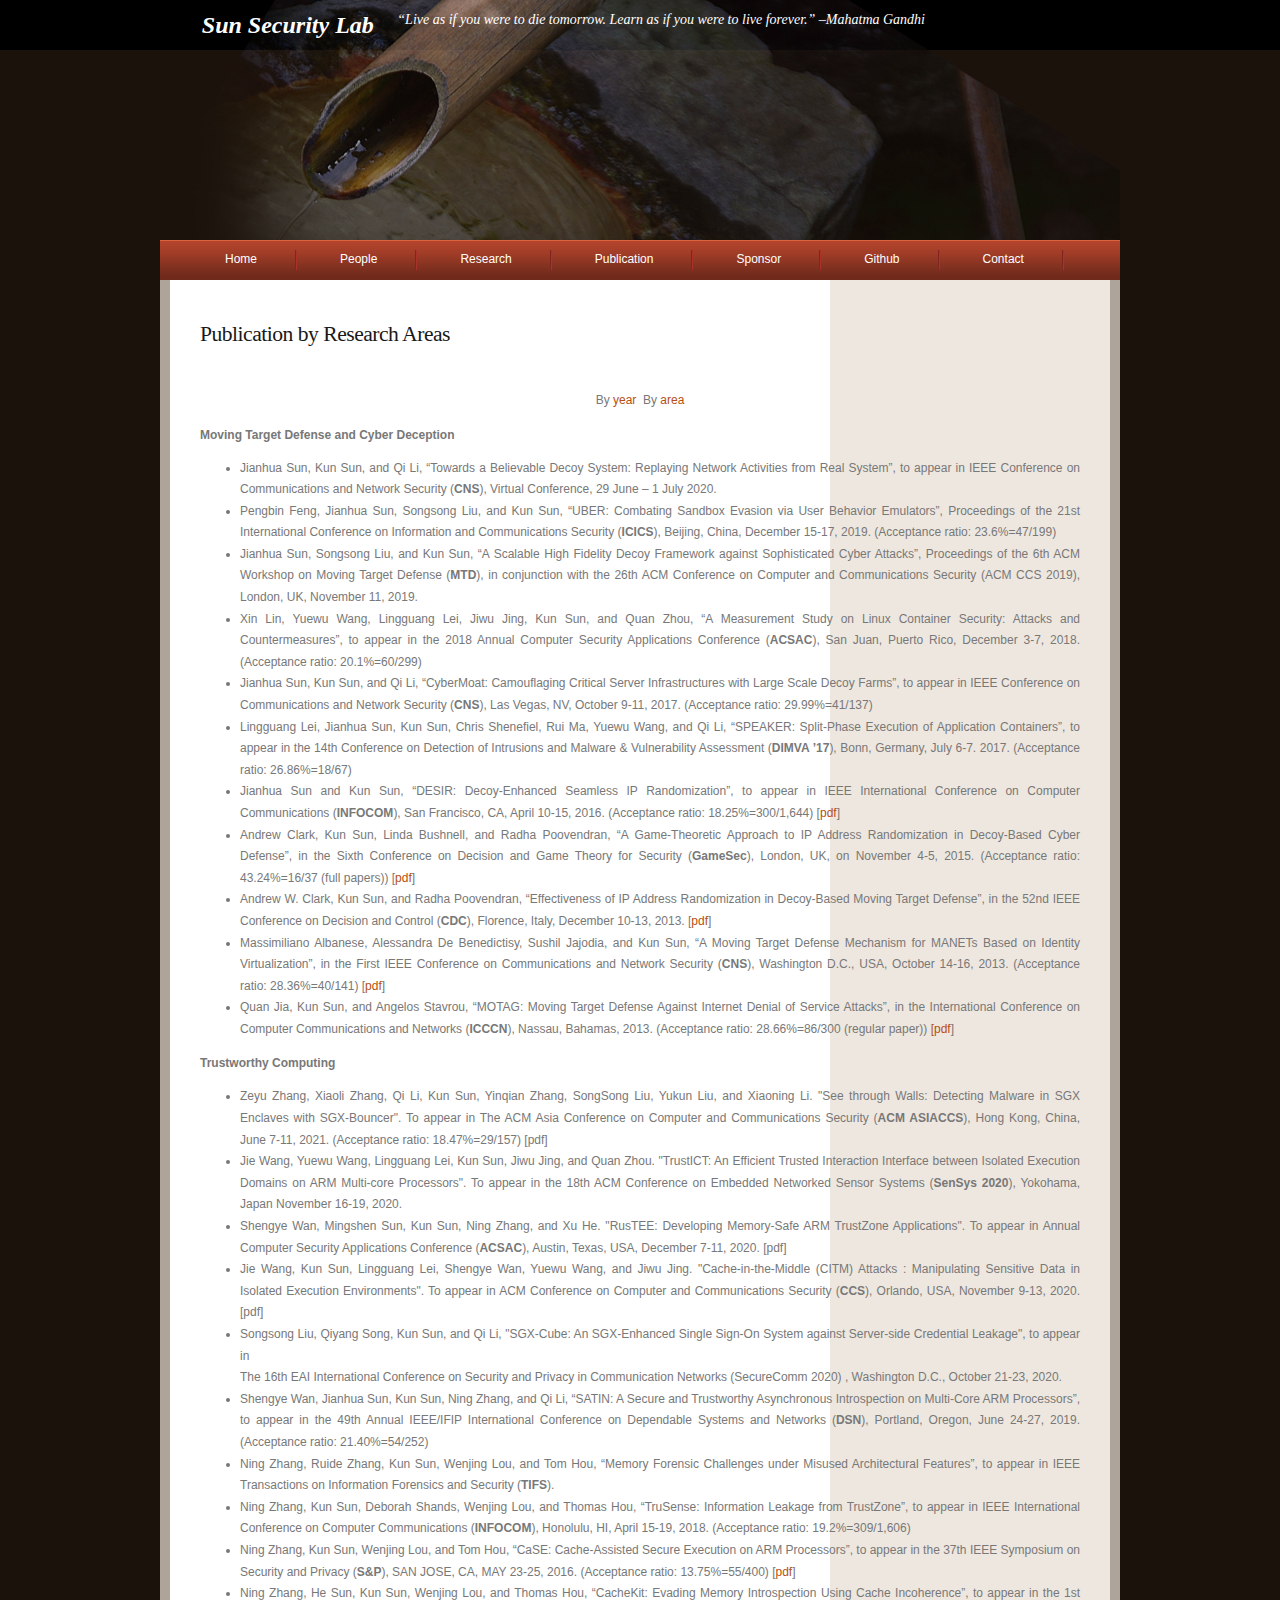
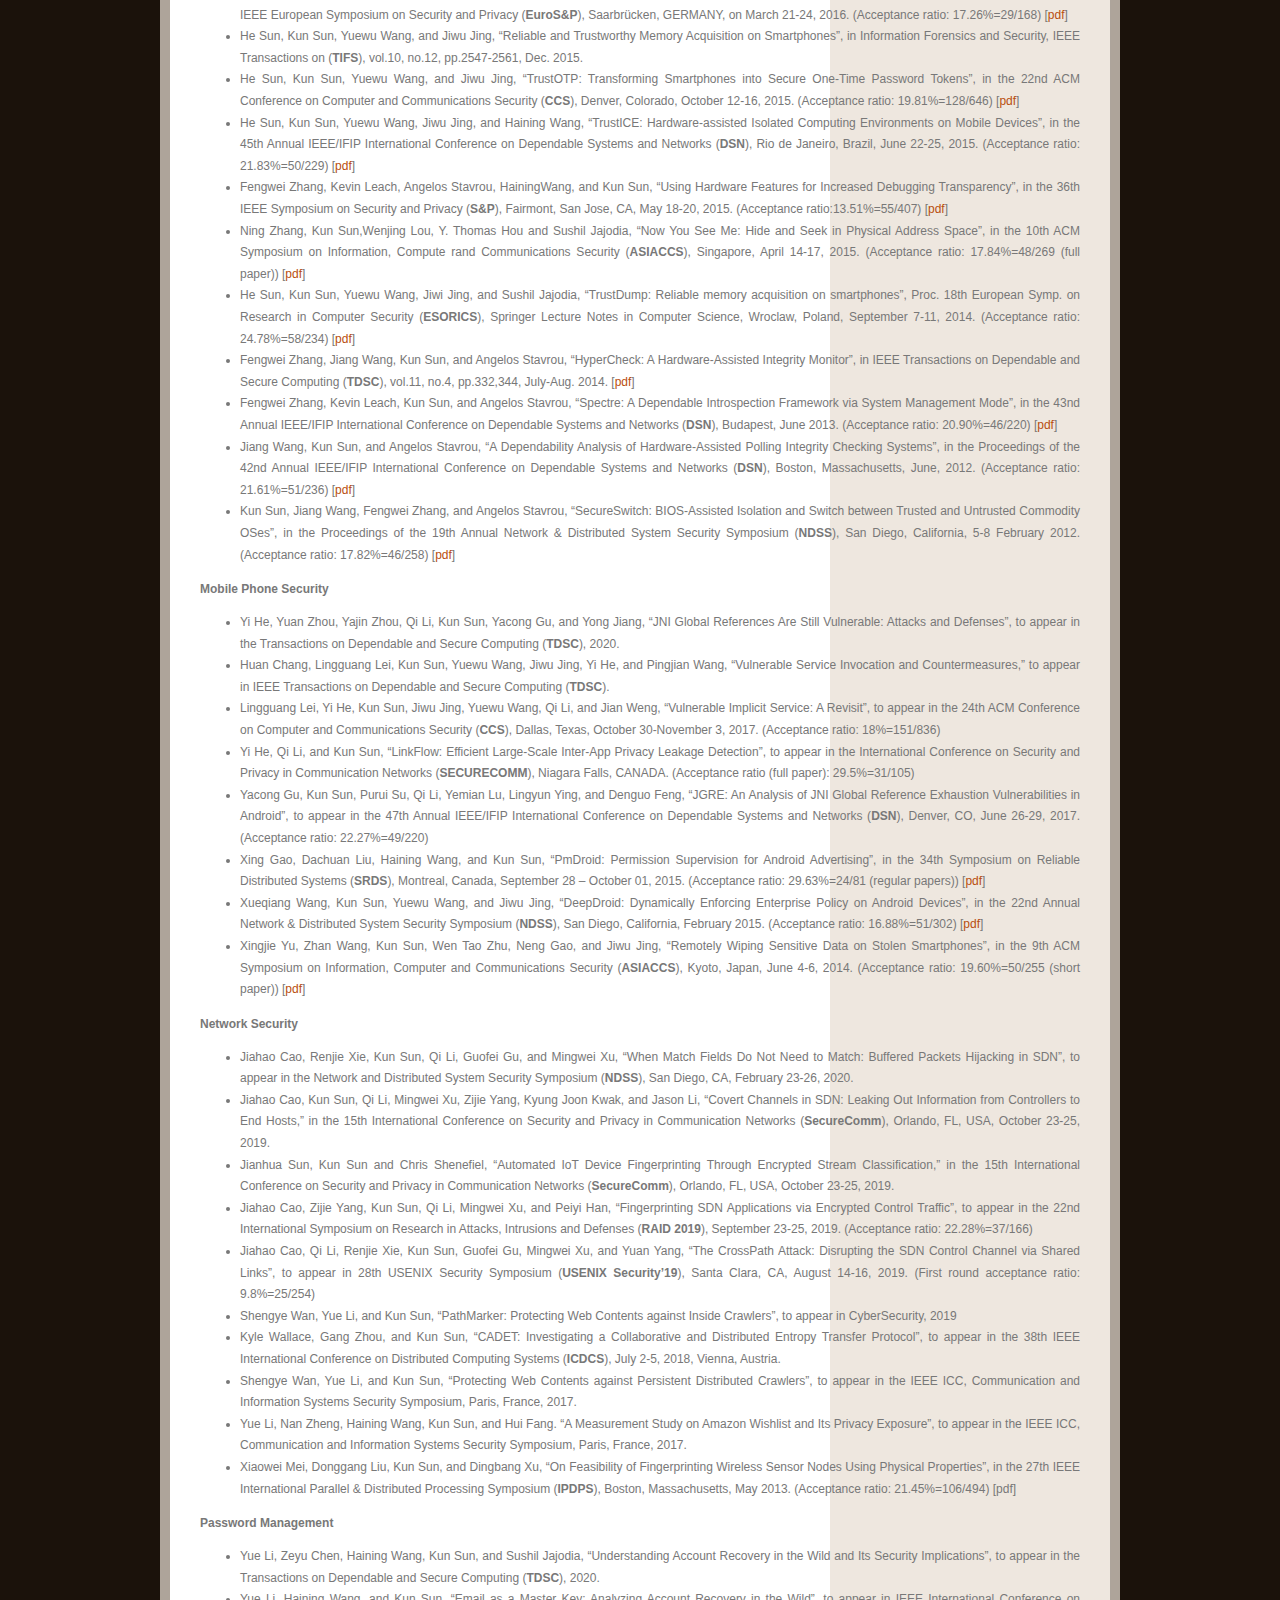
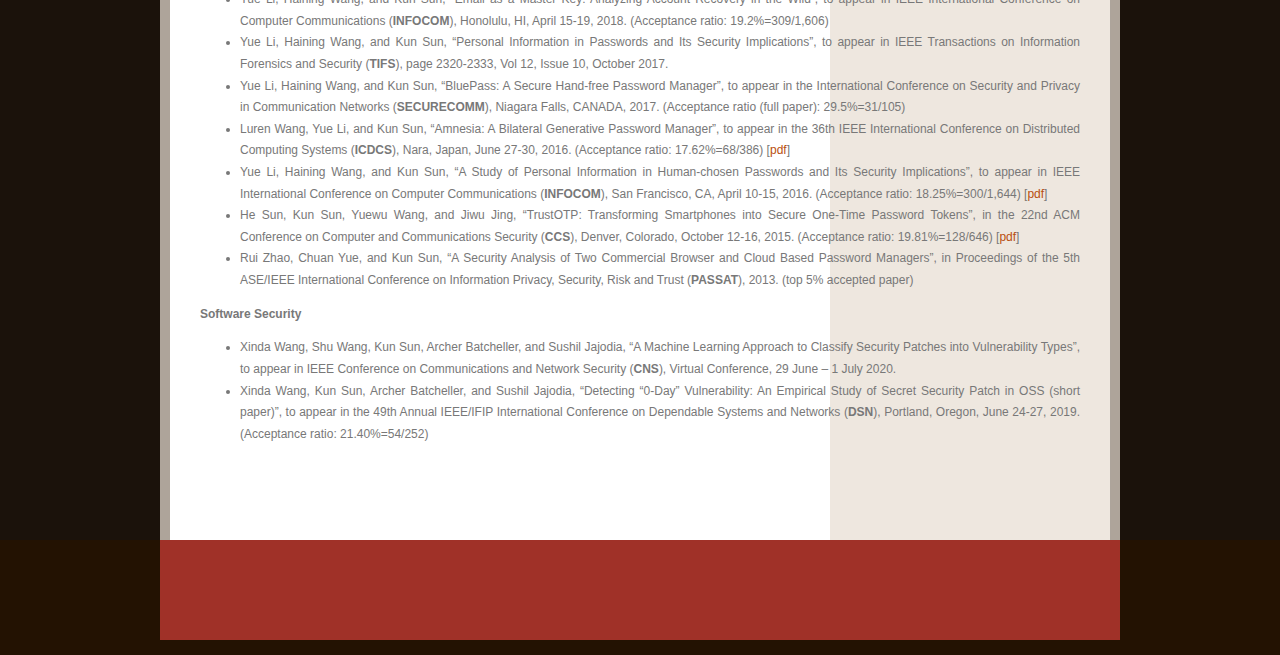
<file: publication.html>
<!DOCTYPE html PUBLIC "-//W3C//DTD XHTML 1.0 Strict//EN" "http://www.w3.org/TR/xhtml1/DTD/xhtml1-strict.dtd">
<html xmlns="http://www.w3.org/1999/xhtml">
<head>
<meta name="keywords" content="" />
<meta name="description" content="" />
<meta http-equiv="content-type" content="text/html; charset=utf-8" />
<title>Sun Security Lab</title>
<link href="style.css" rel="stylesheet" type="text/css" media="screen" />
</head>
<body>
<div id="wrapper">
	<div id="header-wrapper">
	<div id="header">
		<div id="logo">
			<h1>&nbsp;</h1>
			<p><strong style="font-size: 24px">Sun Security Lab</strong></p>
			<p>&nbsp;</p>
			<p><span class="site-description">“Live as if you were to die tomorrow. Learn as if you were to live forever.” &#8211;Mahatma Gandhi</span></p>
		</div>
	</div>
	</div>
	<!-- end #header -->
	<div id="menu">
		<ul>
			<li><a href="index.html">Home</a></li>
			<li><a href="people.html">People</a></li>
			<li><a href="research.html">Research</a></li>
			<li><a href="publication.html">Publication</a></li>
			<li><a href="sponsor.html">Sponsor</a></li>
			<li><a href="https://github.com/SunLab-GMU">Github</a></li>
			<li><a href="contact.html">Contact</a></li>
		</ul>
	</div>
	<!-- end #menu -->
	<div id="page">
	<div id="page-bgtop">
	<div id="page-bgbtm">
		<div id="content">
			<div class="post">
				<h2 class="title"><a href=""><span class="page-title">Publication by Research Areas</span></a></h2>
				<div class="entry">
				  <p style="text-align: center;">By <a href="publication-year.html">year</a>  By <a href="publication.html">area</a></p>
                  <p><a name="MTD" id="MTD"></a></p>
                  <h4>Moving Target Defense and Cyber Deception</h4>
                  <ul class="style12">
                    <li> Jianhua Sun, Kun Sun, and Qi Li, &#8220;Towards a Believable Decoy System: Replaying Network Activities from Real System&#8221;, to appear in IEEE Conference on Communications and Network Security (<strong>CNS</strong>), Virtual Conference, 29 June &#8211; 1 July 2020. </li>
                    <li> Pengbin Feng, Jianhua Sun, Songsong Liu, and Kun Sun, &#8220;UBER: Combating Sandbox Evasion via User Behavior Emulators&#8221;, Proceedings of the 21st International Conference on Information and Communications Security (<strong>ICICS</strong>), Beijing, China, December 15-17, 2019. (Acceptance ratio: 23.6%=47/199) </li>
                    <li> Jianhua Sun, Songsong Liu, and Kun Sun, &#8220;A Scalable High Fidelity Decoy Framework against Sophisticated Cyber Attacks&#8221;, Proceedings of the 6th ACM Workshop on Moving Target Defense (<strong>MTD</strong>), in conjunction with the 26th ACM Conference on Computer and Communications Security (ACM CCS 2019), London, UK, November 11, 2019. </li>
                    <li>Xin Lin, Yuewu Wang, Lingguang Lei, Jiwu Jing, Kun Sun, and Quan Zhou, &#8220;A Measurement Study on Linux Container Security: Attacks and Countermeasures&#8221;, to appear in the 2018 Annual Computer Security Applications Conference (<strong>ACSAC</strong>), San Juan, Puerto Rico, December 3-7, 2018. (Acceptance ratio: 20.1%=60/299) </li>
                    <li> Jianhua Sun, Kun Sun, and Qi Li, &#8220;CyberMoat: Camouflaging Critical Server Infrastructures with Large Scale Decoy Farms&#8221;, to appear in IEEE Conference on Communications and Network Security (<strong>CNS</strong>), Las Vegas, NV,  October 9-11, 2017. (Acceptance ratio: 29.99%=41/137) </li>
                    <li> Lingguang Lei, Jianhua Sun, Kun Sun, Chris Shenefiel, Rui Ma, Yuewu Wang, and Qi Li, &#8220;SPEAKER: Split-Phase Execution of Application Containers&#8221;, to appear in the 14th Conference on Detection of Intrusions and Malware &amp; Vulnerability Assessment (<strong>DIMVA &#8217;17</strong>), Bonn, Germany, July 6-7. 2017. (Acceptance ratio: 26.86%=18/67) </li>
                    <li>Jianhua Sun and Kun Sun, &#8220;DESIR: Decoy-Enhanced Seamless IP Randomization&#8221;, to appear in IEEE International Conference on Computer Communications (<strong>INFOCOM</strong>), San Francisco, CA, April 10-15, 2016. (Acceptance ratio: 18.25%=300/1,644) [<a href="http://csis.gmu.edu/ksun/publications/Desir-infocom2016.pdf">pdf</a>]</li>
                    <li>Andrew Clark, Kun Sun, Linda Bushnell, and Radha Poovendran, &#8220;A Game-Theoretic Approach to IP Address Randomization in Decoy-Based Cyber Defense&#8221;, in the Sixth Conference on Decision and Game Theory for Security (<strong>GameSec</strong>), London, UK, on November 4-5, 2015. (Acceptance ratio: 43.24%=16/37 (full papers)) [<a href="http://csis.gmu.edu/ksun/publications/GameSec_2015.pdf">pdf</a>]</li>
                    <li>Andrew W. Clark, Kun Sun, and Radha Poovendran, &#8220;Effectiveness of IP Address Randomization in Decoy-Based Moving Target Defense&#8221;, in the 52nd IEEE Conference on Decision and Control (<b>CDC</b>), Florence, Italy, December 10-13, 2013. [<a href="http://csis.gmu.edu/ksun/publications/CDC2013.pdf">pdf</a>]</li>
                    <li>Massimiliano Albanese, Alessandra De Benedictisy, Sushil Jajodia, and Kun Sun, &#8220;A Moving Target Defense Mechanism for MANETs Based on Identity Virtualization&#8221;, in the First IEEE Conference on Communications and Network Security (<b>CNS</b>), Washington D.C., USA, October 14-16, 2013. (Acceptance ratio: 28.36%=40/141) [<a href="http://csis.gmu.edu/ksun/publications/Sybil-cns2013.pdf">pdf</a>]</li>
                    <li>Quan Jia, Kun Sun, and Angelos Stavrou, &#8220;MOTAG: Moving Target Defense Against Internet Denial of Service Attacks&#8221;, in the International Conference on Computer Communications and Networks (<b>ICCCN</b>), Nassau, Bahamas, 2013. (Acceptance ratio: 28.66%=86/300 (regular paper)) <a href="http://csis.gmu.edu/ksun/publications/Motag-icccn2013.pdf">[pdf</a>]</li>
                  </ul>
                  <p><a name="TC" id="TC"></a></p>
                  <h4>Trustworthy Computing</h4>
                  <ul class="style12">
                    <li>Zeyu Zhang, Xiaoli Zhang, Qi Li, Kun Sun, Yinqian Zhang, SongSong Liu, Yukun Liu, and Xiaoning Li. &quot;See through Walls: Detecting Malware in SGX Enclaves with SGX-Bouncer&quot;. To appear in The ACM Asia Conference on Computer and Communications Security (<strong>ACM ASIACCS</strong>), Hong Kong, China, June 7-11, 2021. (Acceptance ratio: 18.47%=29/157) [pdf]</li>
                    <li>Jie Wang, Yuewu Wang, Lingguang Lei, Kun Sun, Jiwu Jing, and Quan Zhou.  &quot;TrustICT: An Efficient Trusted Interaction Interface between Isolated Execution Domains on ARM Multi-core Processors&quot;. To appear in the 18th ACM Conference on Embedded Networked Sensor Systems (<strong>SenSys 2020</strong>), Yokohama, Japan November 16-19, 2020. </li>
                    <li>Shengye Wan, Mingshen Sun, Kun Sun, Ning Zhang, and Xu He. &quot;RusTEE: Developing Memory-Safe ARM TrustZone Applications&quot;. To appear in Annual Computer Security Applications Conference (<strong>ACSAC</strong>), Austin, Texas, USA, December 7-11, 2020. [pdf]</li>
                    <li>Jie Wang, Kun Sun, Lingguang Lei, Shengye Wan, Yuewu Wang, and Jiwu Jing. &quot;Cache-in-the-Middle (CITM) Attacks : Manipulating Sensitive Data in Isolated Execution Environments&quot;. To appear in ACM Conference on Computer and Communications Security (<strong>CCS</strong>), Orlando, USA, November 9-13, 2020. [pdf]</li>
                    <li>Songsong Liu, Qiyang Song, Kun Sun, and Qi Li, &quot;SGX-Cube: An SGX-Enhanced Single Sign-On System against Server-side Credential Leakage&quot;, to appear in <br />
The 16th EAI International Conference on Security and Privacy in Communication Networks (SecureComm 2020) ,  Washington D.C., October 21-23, 2020.</li>
                    <li> Shengye Wan, Jianhua Sun, Kun Sun, Ning Zhang, and Qi Li, &#8220;SATIN: A Secure and Trustworthy Asynchronous Introspection on  Multi-Core ARM Processors&#8221;, to appear in the 49th Annual IEEE/IFIP International Conference on Dependable Systems and Networks (<strong>DSN</strong>), Portland, Oregon, June 24-27, 2019. (Acceptance ratio: 21.40%=54/252) </li>
                    <li> Ning Zhang, Ruide Zhang, Kun Sun, Wenjing Lou, and Tom Hou, &#8220;Memory Forensic Challenges under Misused Architectural Features&#8221;, to appear in IEEE Transactions on Information Forensics and Security (<strong>TIFS</strong>). </li>
                    <li> Ning Zhang, Kun Sun, Deborah Shands, Wenjing Lou, and Thomas Hou, &#8220;TruSense: Information Leakage from TrustZone&#8221;, to appear in IEEE International Conference on Computer Communications (<strong>INFOCOM</strong>), Honolulu, HI, April 15-19, 2018. (Acceptance ratio: 19.2%=309/1,606) </li>
                    <li>Ning Zhang, Kun Sun, Wenjing Lou, and Tom Hou, &#8220;CaSE: Cache-Assisted Secure Execution on ARM Processors&#8221;, to appear in the 37th IEEE Symposium on Security and Privacy (<strong>S&amp;P</strong>), SAN JOSE, CA, MAY 23-25, 2016. (Acceptance ratio: 13.75%=55/400) [<a href="http://csis.gmu.edu/ksun/publications/CaSE-sp2016.pdf">pdf</a>]</li>
                    <li>Ning Zhang, He Sun, Kun Sun, Wenjing Lou, and Thomas Hou, &#8220;CacheKit: Evading Memory Introspection Using Cache Incoherence&#8221;, to appear in the 1st IEEE European Symposium on Security and Privacy (<strong>EuroS&amp;P</strong>), Saarbrücken, GERMANY, on March 21-24, 2016. (Acceptance ratio: 17.26%=29/168) [<a href="http://csis.gmu.edu/ksun/publications/CacheKit-eurosp2016.pdf">pdf</a>]</li>
                    <li>He Sun, Kun Sun, Yuewu Wang, and Jiwu Jing, &#8220;Reliable and Trustworthy Memory Acquisition on Smartphones&#8221;, in Information Forensics and Security, IEEE Transactions on (<strong>TIFS</strong>), vol.10, no.12, pp.2547-2561, Dec. 2015.</li>
                    <li>He Sun, Kun Sun, Yuewu Wang, and Jiwu Jing, &#8220;TrustOTP: Transforming Smartphones into Secure One-Time Password Tokens&#8221;, in the 22nd ACM Conference on Computer and Communications Security (<strong>CCS</strong>), Denver, Colorado, October 12-16, 2015. (Acceptance ratio: 19.81%=128/646) [<a href="http://csis.gmu.edu/ksun/publications/TrustOTP-ccs2015.pdf">pdf</a>]</li>
                    <li>He Sun, Kun Sun, Yuewu Wang, Jiwu Jing, and Haining Wang, &#8220;TrustICE: Hardware-assisted Isolated Computing Environments on Mobile Devices&#8221;, in the 45th Annual IEEE/IFIP International Conference on Dependable Systems and Networks (<strong>DSN</strong>), Rio de Janeiro, Brazil, June 22-25, 2015. (Acceptance ratio: 21.83%=50/229) [<a href="http://csis.gmu.edu/ksun/publications/TrustICE-dsn2015.pdf">pdf</a>]</li>
                    <li>Fengwei Zhang, Kevin Leach, Angelos Stavrou, HainingWang, and Kun Sun, &#8220;Using Hardware Features for Increased Debugging Transparency&#8221;, in the 36th IEEE Symposium on Security and Privacy (<strong>S&amp;P</strong>), Fairmont, San Jose, CA, May 18-20, 2015. (Acceptance ratio:13.51%=55/407) [<a href="http://csis.gmu.edu/ksun/publications/Malt-sp2015.pdf">pdf</a>]</li>
                    <li>Ning Zhang, Kun Sun,Wenjing Lou, Y. Thomas Hou and Sushil Jajodia, &#8220;Now You See Me: Hide and Seek in Physical Address Space&#8221;, in the 10th ACM Symposium on Information, Compute rand Communications Security (<strong>ASIACCS</strong>), Singapore, April 14-17, 2015. (Acceptance ratio: 17.84%=48/269 (full paper)) [<a href="http://csis.gmu.edu/ksun/publications/NowYouSeeMe-asiaccs2015.pdf">pdf</a>]</li>
                    <li>He Sun, Kun Sun, Yuewu Wang, Jiwi Jing, and Sushil Jajodia, &#8220;TrustDump: Reliable memory acquisition on smartphones&#8221;, Proc. 18th European Symp. on Research in Computer Security (<strong>ESORICS</strong>), Springer Lecture Notes in Computer Science, Wroclaw, Poland, September 7-11, 2014. (Acceptance ratio: 24.78%=58/234) [<a href="http://csis.gmu.edu/ksun/publications/TrustDump-esorics2014.pdf">pdf</a>]</li>
                    <li>Fengwei Zhang, Jiang Wang, Kun Sun, and Angelos Stavrou, &#8220;HyperCheck: A Hardware-Assisted Integrity Monitor&#8221;, in IEEE Transactions on Dependable and Secure Computing (<b>TDSC</b>), vol.11, no.4, pp.332,344, July-Aug. 2014. [<a href="http://csis.gmu.edu/ksun/publications/hypercheck-tdsc2014.pdf">pdf</a>]</li>
                    <li>Fengwei Zhang, Kevin Leach, Kun Sun, and Angelos Stavrou, &#8220;Spectre: A Dependable Introspection Framework via System Management Mode&#8221;, in the 43nd Annual IEEE/IFIP International Conference on Dependable Systems and Networks (<b>DSN</b>), Budapest, June 2013. (Acceptance ratio: 20.90%=46/220) [<a href="http://csis.gmu.edu/ksun/publications/Spectre-dsn2013.pdf">pdf</a>]</li>
                    <li>Jiang Wang, Kun Sun, and Angelos Stavrou, &#8220;A Dependability Analysis of Hardware-Assisted Polling Integrity Checking Systems&#8221;, in the Proceedings of the 42nd Annual IEEE/IFIP International Conference on Dependable Systems and Networks (<b>DSN</b>), Boston, Massachusetts, June, 2012. (Acceptance ratio: 21.61%=51/236) [<a href="http://csis.gmu.edu/ksun/publications/dsn2012.pdf">pdf</a>]</li>
                    <li>Kun Sun, Jiang Wang, Fengwei Zhang, and Angelos Stavrou, &#8220;SecureSwitch: BIOS-Assisted Isolation and Switch between Trusted and Untrusted Commodity OSes&#8221;, in the Proceedings of the 19th Annual Network &amp; Distributed System Security Symposium (<b>NDSS</b>), San Diego, California, 5-8 February 2012. (Acceptance ratio: 17.82%=46/258) [<a href="http://csis.gmu.edu/ksun/publications/SecureSwitch-ndss2012.pdf">pdf</a>]</li>
                  </ul>
                  <p><a name="AS" id="AS"></a></p>
                  <h4>Mobile Phone Security</h4>
                  <ul class="style12">
                    <li> Yi He, Yuan Zhou, Yajin Zhou, Qi Li, Kun Sun, Yacong Gu, and Yong Jiang, &#8220;JNI Global References Are Still Vulnerable: Attacks and Defenses&#8221;, to appear in the Transactions on Dependable and Secure Computing (<strong>TDSC</strong>), 2020. </li>
                    <li> Huan Chang, Lingguang Lei, Kun Sun, Yuewu Wang, Jiwu Jing, Yi He, and Pingjian Wang, &#8220;Vulnerable Service Invocation and Countermeasures,&#8221; to appear in IEEE Transactions on Dependable and Secure Computing (<strong>TDSC</strong>). </li>
                    <li>Lingguang Lei, Yi He, Kun Sun, Jiwu Jing, Yuewu Wang, Qi Li, and Jian Weng, “Vulnerable Implicit Service: A Revisit”, to appear in the 24th ACM Conference on Computer and Communications Security (<b>CCS</b>), Dallas, Texas, October 30-November 3, 2017. (Acceptance ratio: 18%=151/836) </li>
                    <li>Yi He, Qi Li, and Kun Sun, “LinkFlow: Efficient Large-Scale Inter-App Privacy Leakage Detection”, to appear in the International Conference on Security and Privacy in Communication Networks (<b>SECURECOMM</b>), Niagara Falls, CANADA. (Acceptance ratio (full paper): 29.5%=31/105)</li>
                    <li>Yacong Gu, Kun Sun, Purui Su, Qi Li, Yemian Lu, Lingyun Ying, and Denguo Feng, &#8220;JGRE: An Analysis of JNI Global Reference Exhaustion Vulnerabilities in Android&#8221;, to appear in the 47th Annual IEEE/IFIP International Conference on Dependable Systems and Networks (<strong>DSN</strong>), Denver, CO, June 26-29, 2017. (Acceptance ratio: 22.27%=49/220) </li>
                    <li>Xing Gao, Dachuan Liu, Haining Wang, and Kun Sun, &#8220;PmDroid: Permission Supervision for Android Advertising&#8221;, in the 34th Symposium on Reliable Distributed Systems (<strong>SRDS</strong>), Montreal, Canada, September 28 &#8211; October 01, 2015. (Acceptance ratio: 29.63%=24/81 (regular papers)) [<a href="http://csis.gmu.edu/ksun/publications/pmdroid-srds2015.pdf">pdf</a>]</li>
                    <li>Xueqiang Wang, Kun Sun, Yuewu Wang, and Jiwu Jing, &#8220;DeepDroid: Dynamically Enforcing Enterprise Policy on Android Devices&#8221;, in the 22nd Annual Network &amp; Distributed System Security Symposium (<strong>NDSS</strong>), San Diego, California, February 2015. (Acceptance ratio: 16.88%=51/302) [<a href="http://csis.gmu.edu/ksun/publications/DeepDroid-ndss2015.pdf">pdf</a>]</li>
                    <li>Xingjie Yu, Zhan Wang, Kun Sun, Wen Tao Zhu, Neng Gao, and Jiwu Jing, &#8220;Remotely Wiping Sensitive Data on Stolen Smartphones&#8221;, in the 9th ACM Symposium on Information, Computer and Communications Security (<b>ASIACCS</b>), Kyoto, Japan, June 4-6, 2014. (Acceptance ratio: 19.60%=50/255 (short paper)) [<a href="http://csis.gmu.edu/ksun/publications/wipeout-asiaccs2014.pdf">pdf</a>]</li>
                  </ul>
                  <p><a name="MS" id="MS"></a></p>
                  <h4> Network Security</h4>
                  <ul class="style12">
                    <li> Jiahao Cao, Renjie Xie, Kun Sun, Qi Li, Guofei Gu, and Mingwei Xu, &#8220;When Match Fields Do Not Need to Match: Buffered Packets Hijacking in SDN&#8221;, to appear in the Network and Distributed System Security Symposium (<strong>NDSS</strong>), San Diego, CA, February 23-26, 2020. </li>
                    <li>Jiahao Cao, Kun Sun, Qi Li, Mingwei Xu, Zijie Yang, Kyung Joon Kwak, and Jason Li, &#8220;Covert Channels in SDN: Leaking Out Information from Controllers to End Hosts,&#8221; in the 15th International Conference on Security and Privacy in Communication Networks (<strong>SecureComm</strong>), Orlando, FL, USA, October 23-25, 2019. </li>
                    <li> Jianhua Sun, Kun Sun and Chris Shenefiel, &#8220;Automated IoT Device Fingerprinting Through Encrypted Stream Classification,&#8221; in the 15th International Conference on Security and Privacy in Communication Networks (<strong>SecureComm</strong>), Orlando, FL, USA, October 23-25, 2019. </li>
                    <li> Jiahao Cao, Zijie Yang, Kun Sun, Qi Li, Mingwei Xu, and Peiyi Han, &#8220;Fingerprinting SDN Applications via Encrypted Control Traffic&#8221;, to appear in the 22nd International Symposium on Research in Attacks, Intrusions and Defenses (<strong>RAID 2019</strong>), September 23-25, 2019. (Acceptance ratio: 22.28%=37/166) </li>
                    <li>Jiahao Cao, Qi Li, Renjie Xie, Kun Sun, Guofei Gu, Mingwei Xu, and Yuan Yang, “The CrossPath Attack: Disrupting the SDN Control Channel via Shared Links”, to appear in 28th USENIX Security Symposium (<strong>USENIX Security’19</strong>), Santa Clara, CA, August 14-16, 2019. (First round acceptance ratio: 9.8%=25/254) </li>
                    <li>Shengye Wan, Yue Li, and Kun Sun, “PathMarker: Protecting Web Contents against Inside Crawlers”, to appear in CyberSecurity, 2019 </li>
                    <li> Kyle Wallace, Gang Zhou, and Kun Sun, &#8220;CADET: Investigating a Collaborative and Distributed Entropy Transfer Protocol&#8221;, to appear in the 38th IEEE International Conference on Distributed Computing Systems (<strong>ICDCS</strong>), July 2-5, 2018, Vienna, Austria. </li>
                    <li>Shengye Wan, Yue Li, and Kun Sun, “Protecting Web Contents against Persistent Distributed Crawlers”, to appear in the IEEE ICC, Communication and Information Systems Security Symposium, Paris, France, 2017. </li>
                    <li>Yue Li, Nan Zheng, Haining Wang, Kun Sun, and Hui Fang. “A Measurement Study on Amazon Wishlist and Its Privacy Exposure”, to appear in the IEEE ICC, Communication and Information Systems Security Symposium, Paris, France, 2017. </li>
                    <li>Xiaowei Mei, Donggang Liu, Kun Sun, and Dingbang Xu, &#8220;On Feasibility of Fingerprinting Wireless Sensor Nodes Using Physical Properties&#8221;, in the 27th IEEE International Parallel &amp; Distributed Processing Symposium (<b>IPDPS</b>), Boston, Massachusetts, May 2013. (Acceptance ratio: 21.45%=106/494) [pdf]</li>
                  </ul>
                  <p><a name="PM" id="PM"></a></p>
                  <h4>Password Management</h4>
                  <ul class="style12">
                    <li> Yue Li, Zeyu Chen, Haining Wang, Kun Sun, and Sushil Jajodia, &#8220;Understanding Account Recovery in the Wild and Its Security Implications&#8221;, to appear in the Transactions on Dependable and Secure Computing (<strong>TDSC</strong>), 2020. </li>
                    <li> Yue Li, Haining Wang, and Kun Sun, &#8220;Email as a Master Key: Analyzing Account Recovery in the Wild&#8221;, to appear in IEEE International Conference on Computer Communications (<strong>INFOCOM</strong>), Honolulu, HI, April 15-19, 2018. (Acceptance ratio: 19.2%=309/1,606) </li>
                    <li>Yue Li, Haining Wang, and Kun Sun, &#8220;Personal Information in Passwords and Its Security Implications&#8221;, to appear in IEEE Transactions on Information Forensics and Security (<strong>TIFS</strong>), page 2320-2333, Vol 12, Issue 10, October 2017. </li>
                    <li>Yue Li, Haining Wang, and Kun Sun, “BluePass: A Secure Hand-free Password Manager”, to appear in the International Conference on Security and Privacy in Communication Networks (<b>SECURECOMM</b>), Niagara Falls, CANADA, 2017. (Acceptance ratio (full paper): 29.5%=31/105)</li>
                    <li>Luren Wang, Yue Li, and Kun Sun, &#8220;Amnesia: A Bilateral Generative Password Manager&#8221;, to appear in the 36th IEEE International Conference on Distributed Computing Systems (<strong>ICDCS</strong>), Nara, Japan, June 27-30, 2016. (Acceptance ratio: 17.62%=68/386) [<a href="http://csis.gmu.edu/ksun/publications/Amnesia-icdcs16.pdf">pdf</a>]</li>
                    <li>Yue Li, Haining Wang, and Kun Sun, &#8220;A Study of Personal Information in Human-chosen Passwords and Its Security Implications&#8221;, to appear in IEEE International Conference on Computer Communications (<strong>INFOCOM</strong>), San Francisco, CA, April 10-15, 2016. (Acceptance ratio: 18.25%=300/1,644) [<a href="http://csis.gmu.edu/ksun/publications/Password-infocom2016.pdf">pdf</a>]</li>
                    <li>He Sun, Kun Sun, Yuewu Wang, and Jiwu Jing, &#8220;TrustOTP: Transforming Smartphones into Secure One-Time Password Tokens&#8221;, in the 22nd ACM Conference on Computer and Communications Security (<strong>CCS</strong>), Denver, Colorado, October 12-16, 2015. (Acceptance ratio: 19.81%=128/646) [<a href="http://csis.gmu.edu/ksun/publications/TrustOTP-ccs2015.pdf">pdf</a>]</li>
                    <li>Rui Zhao, Chuan Yue, and Kun Sun, &#8220;A Security Analysis of Two Commercial Browser and Cloud Based Password Managers&#8221;, in Proceedings of the 5th ASE/IEEE International Conference on Information Privacy, Security, Risk and Trust (<strong>PASSAT</strong>), 2013. (top 5% accepted paper)</li>
                  </ul>
                  <p><a name="SS" id="SS"></a></p>
                  <h4>Software Security</h4>
                  <ul class="style12">
                    <li> Xinda Wang, Shu Wang, Kun Sun, Archer Batcheller, and Sushil Jajodia, &#8220;A Machine Learning Approach to Classify Security Patches into Vulnerability Types&#8221;, to appear in IEEE Conference on Communications and Network Security (<strong>CNS</strong>), Virtual Conference, 29 June &#8211; 1 July 2020. </li>
                    <li> Xinda Wang, Kun Sun, Archer Batcheller, and Sushil Jajodia, &#8220;Detecting &#8220;0-Day&#8221; Vulnerability: An Empirical Study of Secret Security Patch in OSS (short paper)&#8221;, to appear in the 49th Annual IEEE/IFIP International Conference on Dependable Systems and Networks (<strong>DSN</strong>), Portland, Oregon, June 24-27, 2019. (Acceptance ratio: 21.40%=54/252) </li>
                  </ul>
                  <div class="clear"></div>
                  <!--Start Comment box--><!--End Comment box-->
<p>&nbsp;</p>
				</div>
			</div>
		</div>
		<!-- end #content --><!-- end #sidebar -->
		<div style="clear: both;">&nbsp;</div>
	</div>
	</div>
	</div>
	<!-- end #page -->
</div>
<div id="footer-wrapper">
	<div id="footer"></div>
	<!-- end #footer -->
</div>
</body>
</html>
</file>
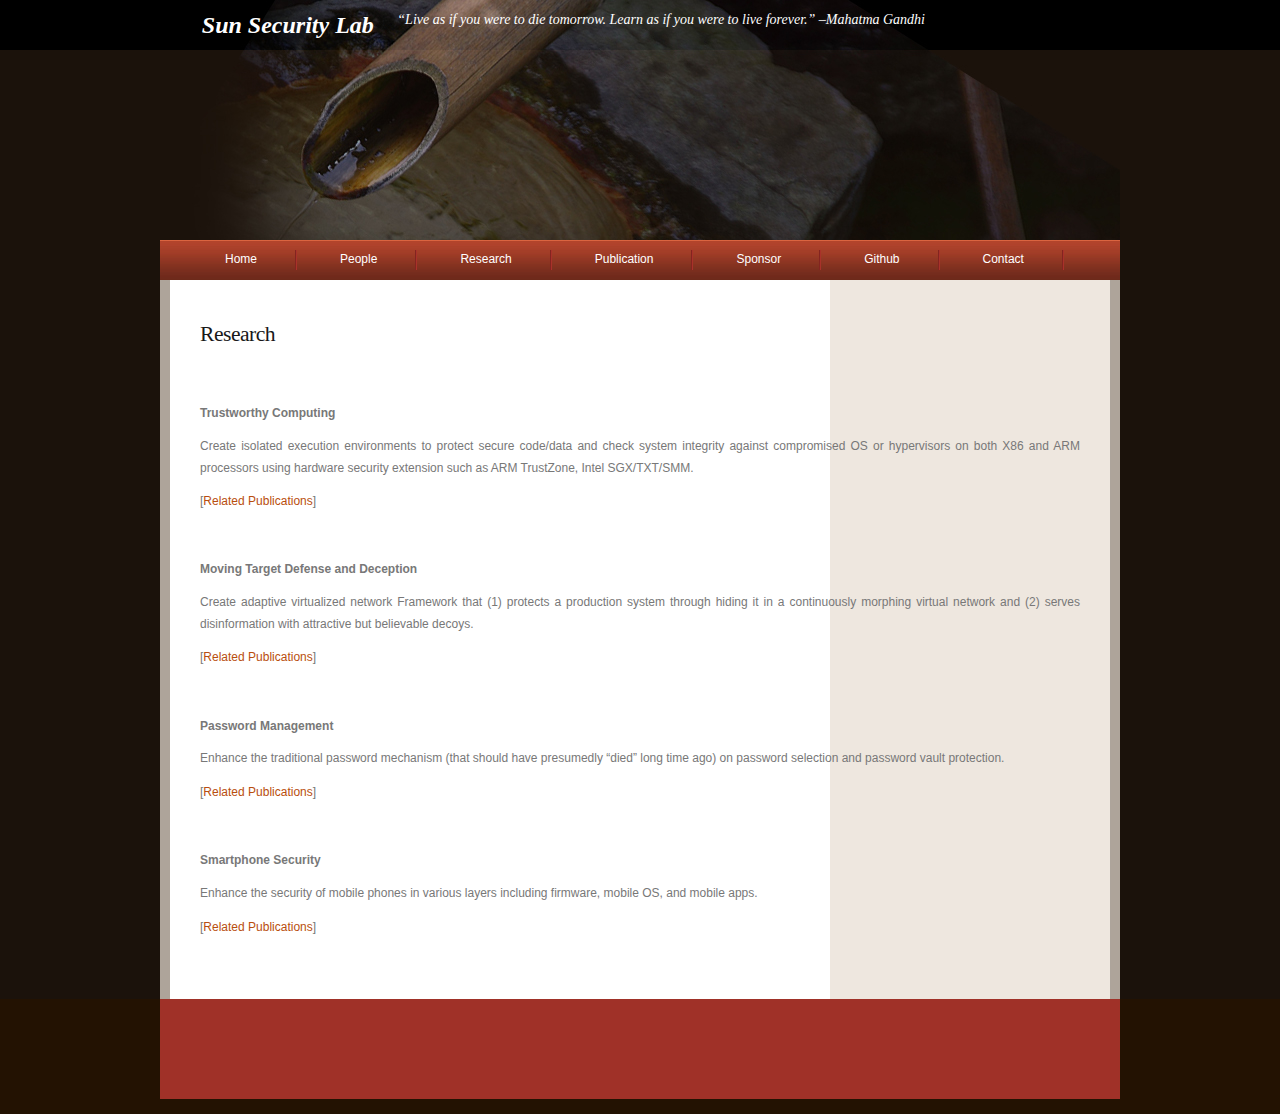
<file: research.html>
<!DOCTYPE html PUBLIC "-//W3C//DTD XHTML 1.0 Strict//EN" "http://www.w3.org/TR/xhtml1/DTD/xhtml1-strict.dtd">
<html xmlns="http://www.w3.org/1999/xhtml">
<head>
<meta name="keywords" content="" />
<meta name="description" content="" />
<meta http-equiv="content-type" content="text/html; charset=utf-8" />
<title>Sun Security Lab</title>
<link href="style.css" rel="stylesheet" type="text/css" media="screen" />
</head>
<body>
<div id="wrapper">
	<div id="header-wrapper">
	<div id="header">
		<div id="logo">
			<h1>&nbsp;</h1>
			<p><strong style="font-size: 24px">Sun Security Lab</strong></p>
			<p>&nbsp;</p>
			<p><span class="site-description">“Live as if you were to die tomorrow. Learn as if you were to live forever.” &#8211;Mahatma Gandhi</span></p>
		</div>
	</div>
	</div>
	<!-- end #header -->
	<div id="menu">
		<ul>
			<li><a href="home.html">Home</a></li>
			<li><a href="people.html">People</a></li>
			<li><a href="research.html">Research</a></li>
			<li><a href="publication.html">Publication</a></li>
			<li><a href="sponsor.html">Sponsor</a></li>
			<li><a href="https://github.com/SunLab-GMU">Github</a></li>
			<li><a href="contact.html">Contact</a></li>
		</ul>
	</div>
	<!-- end #menu -->
	<div id="page">
	<div id="page-bgtop">
	<div id="page-bgbtm">
		<div id="content1">
			<div class="post">
				<h2 class="title"><a href=""><span class="page-title">Research</span></a></h2>
				<div class="entry">
				  <h4>Trustworthy Computing</h4>
                  <p>Create isolated execution environments to protect secure code/data and check system integrity against compromised OS or hypervisors on both X86 and ARM processors using hardware security extension such as ARM TrustZone, Intel SGX/TXT/SMM.</p>
                  <p>[<a href="publication.html#TC">Related Publications</a>]</p>
                  <p>&nbsp;</p>
				  <h4>Moving Target Defense and Deception</h4>
                  <p>Create adaptive virtualized network Framework that (1) protects a production system through hiding it in a continuously morphing virtual network and (2) serves disinformation with attractive but believable decoys.</p>
                  <p>[<a href="publication.html#MTD">Related Publications</a>]</p>
                  <p>&nbsp;</p>
                  <h4>Password Management</h4>
                  <p>Enhance the traditional password mechanism (that should have presumedly &#8220;died&#8221; long time ago) on password selection and password vault protection.</p>
                  <p>[<a href="publication.html#PM">Related Publications</a>]</p>
                  <p>&nbsp;</p>
                  <h4>Smartphone Security</h4>
                  <p>Enhance the security of mobile phones in various layers including firmware, mobile OS, and mobile apps.</p>
                  <p>[<a href="publication.html#MS">Related Publications</a>]				</p>
				</div>
			</div>
		</div>
		<!-- end #content --><!-- end #sidebar -->
		<div style="clear: both;">&nbsp;</div>
	</div>
	</div>
	</div>
	<!-- end #page -->
</div>
<div id="footer-wrapper">
	<div id="footer"></div>
	<!-- end #footer -->
</div>
</body>
</html>
</file>
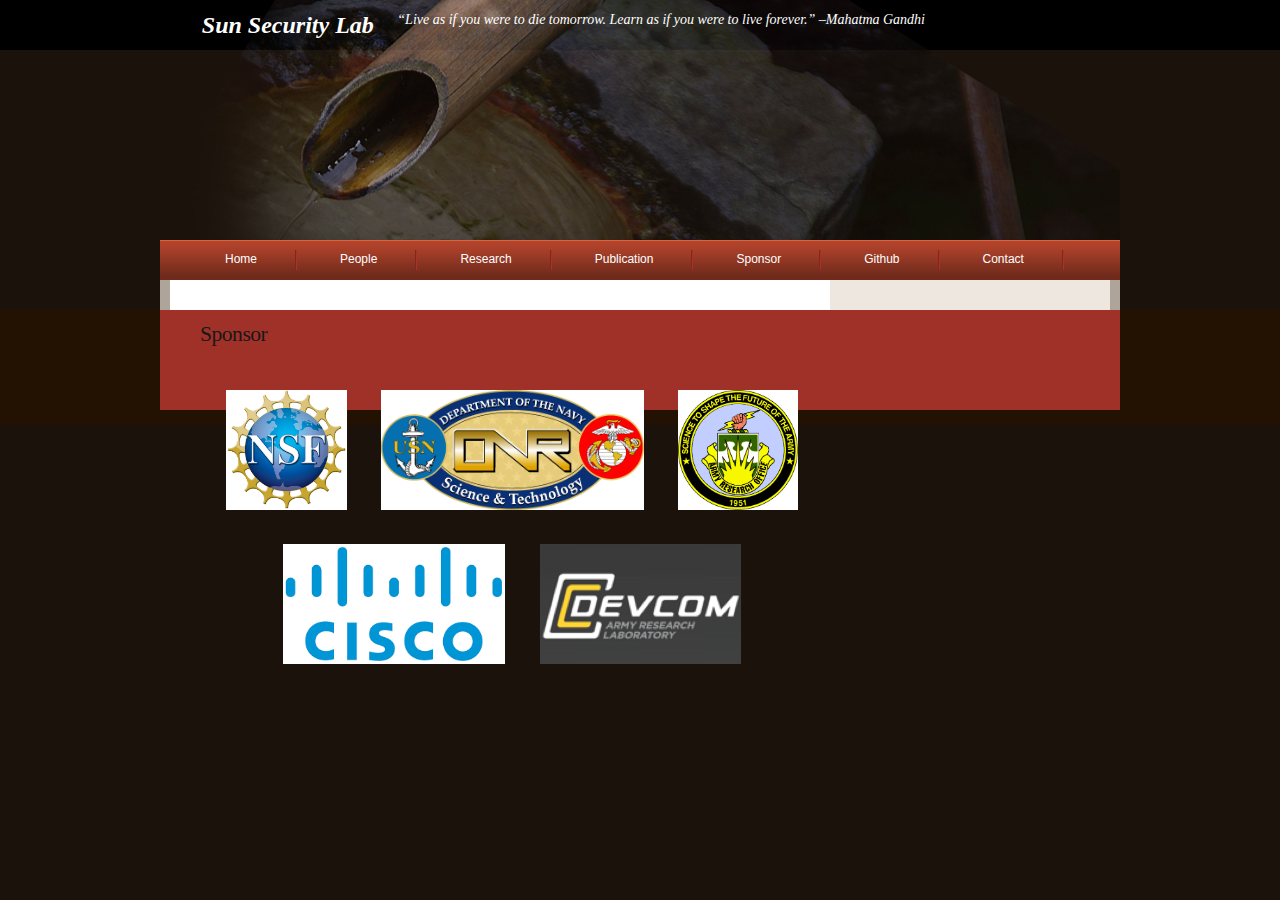
<file: sponsor.html>
<!DOCTYPE html PUBLIC "-//W3C//DTD XHTML 1.0 Strict//EN" "http://www.w3.org/TR/xhtml1/DTD/xhtml1-strict.dtd">
<html xmlns="http://www.w3.org/1999/xhtml" lang="en">
<head>
<meta name="keywords" content="" />
<meta name="description" content="" />
<meta http-equiv="content-type" content="text/html; charset=utf-8" />
<title>Sun Security Lab</title>
<link href="style.css" rel="stylesheet" type="text/css" media="screen" />
</head>
<body>
<div id="wrapper">
	<div id="header-wrapper">
	<div id="header">
		<div id="logo">
			<h1>&nbsp;</h1>
			<p><strong style="font-size: 24px">Sun Security Lab</strong></p>
			<p>&nbsp;</p>
			<p><span class="site-description">“Live as if you were to die tomorrow. Learn as if you were to live forever.” &#8211;Mahatma Gandhi</span></p>
		</div>
	</div>
	</div>
	<!-- end #header -->
	<div id="menu">
		<ul>
			<li><a href="index.html">Home</a></li>
			<li><a href="people.html">People</a></li>
			<li><a href="research.html">Research</a></li>
			<li><a href="publication.html">Publication</a></li>
			<li><a href="sponsor.html">Sponsor</a></li>
			<li><a href="https://github.com/SunLab-GMU">Github</a></li>
			<li><a href="contact.html">Contact</a></li>
		</ul>
	</div>
	<!-- end #menu -->
	<div id="page">
	<div id="page-bgtop">
	<div id="page-bgbtm">
		<div id="content">
			<div class="post">
			  <h2 class="title">Sponsor</h2>
			  <div class="entry" style="padding-right:30%; text-align: center;">
				<div>
					<a href="https://nsf.gov"><img src="images/nsf_logo.jpg" style="height: 120px;" alt=""/></a>
					<a href="http://www.onr.navy.mil/"><img src="images/ONRlogo.jpg" style="height: 120px; padding-left: 5%;" alt=""/></a>
					<a href="http://www.arl.army.mil/www/default.cfm?page=29"><img src="images/ARO_logo.gif" style="height: 120px; padding-left: 5%;" alt=""/></a>	
				</div>
				<div style="padding-top: 5%;">
					<a href="http://www.cisco.com/c/en/us/index.html"><img src="images/cisco.png" style="height: 120px;" alt=""/></a>
					<a href="https://www.arl.army.mil"><img src="images/devcom.png" style="height: 120px; padding-left: 5%;" alt=""/></a>
				</div>
			</div>
		</div>
		<!-- end #content --><!-- end #sidebar -->
		<div style="clear: both;">&nbsp;</div>
	</div>
	</div>
	</div>
	<!-- end #page -->
</div>
<div id="footer-wrapper">
	<div id="footer"></div>
	<!-- end #footer -->
</div>
</body>
</html>
</file>
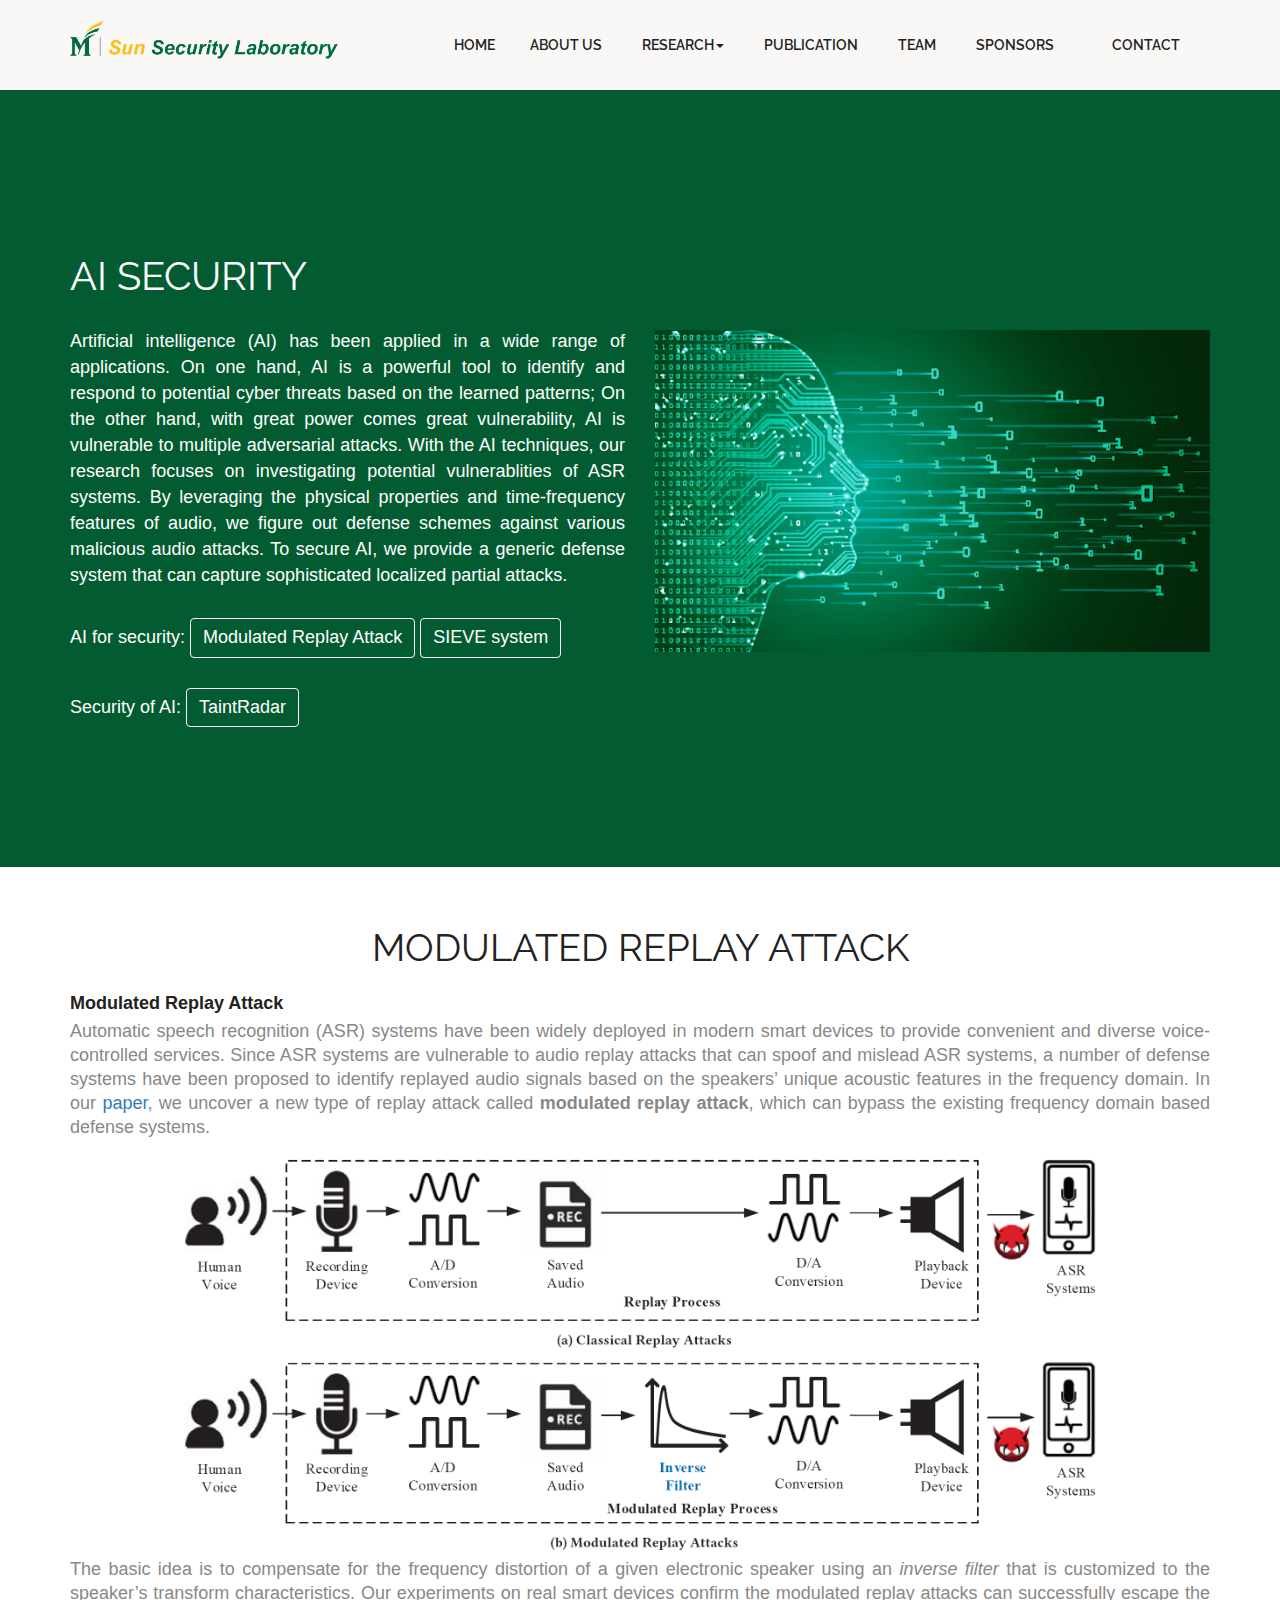
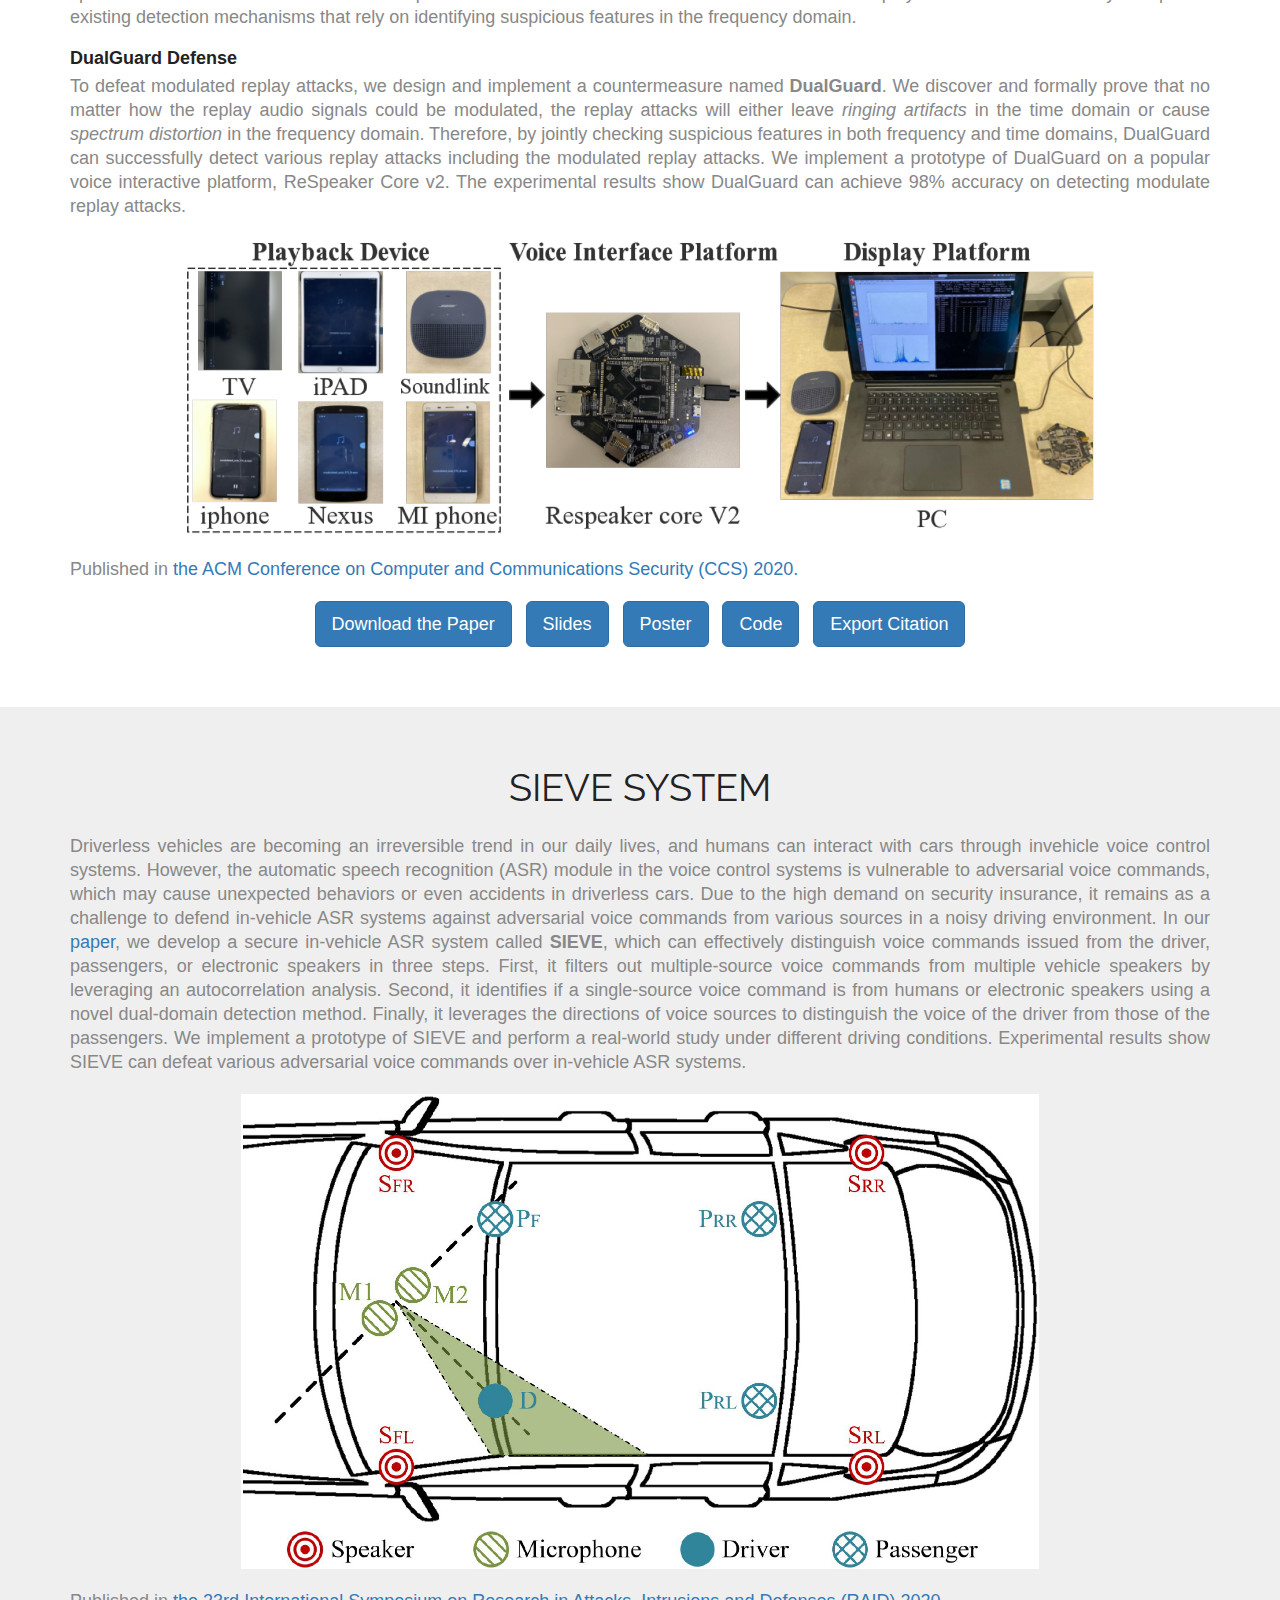
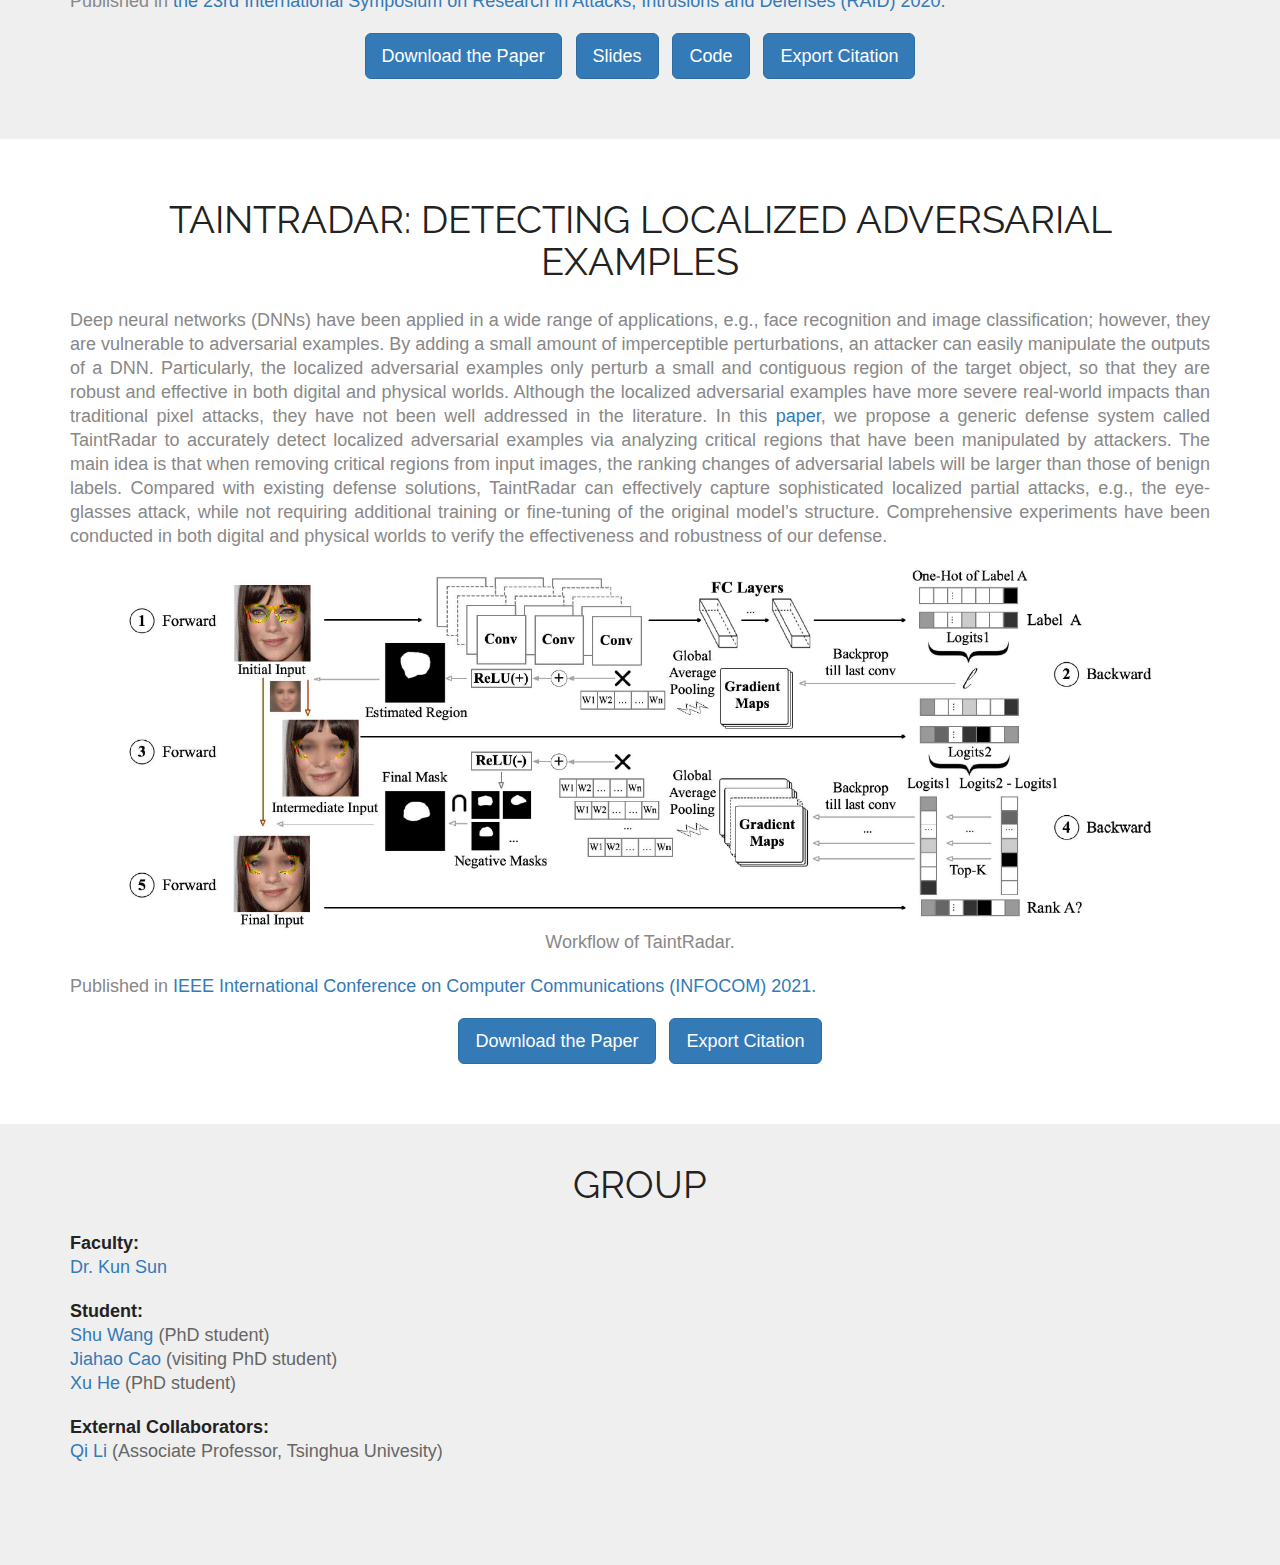
<file: research/ai_security.html>
<!doctype html>
<html>
<head>
<meta charset="utf-8">
<meta name="viewport" content="width=device-width, maximum-scale=1">
<meta name="description" content="SunLab at George Mason University focuses on the latest cybersecurity research and emerging threats">
<title>Sun Security Lab</title>
<link rel="icon" href="../img/sunlab-logo.png" type="image/png">
<link href="../css/bootstrap.min.css" rel="stylesheet" type="text/css">
<link href="../css/style.css" rel="stylesheet" type="text/css"> 
<link href="../css/font-awesome.css" rel="stylesheet" type="text/css"> 
<link href="../css/animate.css" rel="stylesheet" type="text/css">
 
<!--[if lt IE 9]>
    <script src="js/respond-1.1.0.min.js"></script>
    <script src="js/html5shiv.js"></script>
    <script src="js/html5element.js"></script>
<![endif]-->
 
</head>

<body>

<!--Header_section-->
<header id="header_wrapper">
  <div class="container">
    <div class="header_box">
      <div class="logo"><a href="../index.html"><img src="../img/sunlab_logo3.png" height="40" alt="logo"></a></div>
      <nav class="navbar" role="navigation">
	  <!--
        <div class="navbar-header">
          <button type="button" id="nav-toggle" class="navbar-toggle" data-toggle="collapse" data-target="#main-nav"> <span class="sr-only">Toggle navigation</span> <span class="icon-bar"></span> <span class="icon-bar"></span> <span class="icon-bar"></span> </button>
        </div>
	  -->
        <div id="main-nav" class="collapse navbar-collapse navStyle">
        <ul class="nav navbar-nav" id="mainNav">
          <li><a href="../index.html" class="scroll-link">Home</a></li>
          <li><a href="../index.html#aboutUs" class="scroll-link">About Us</a></li>
          <li class="dropdown">
		      <a class="data-toggle" data-toggle="dropdown" data-target="#" href="../index.html#research">Research<strong class="caret"></strong></a>
              <ul class="dropdown-menu">
              <li class="dropdown-item"><a href="../research/trusted_computing.html">Trustworthy Computing</a></li>
              <li class="dropdown-item"><a href="../research/mtd.html">Moving Target Defense</a></li>
              <li class="dropdown-item"><a href="../research/software_security.html">Software Security</a></li>
              <li class="dropdown-item"><a href="../research/container_security.html">Container Security</a></li>
              <li class="dropdown-item"><a href="../index.html#research">Mobile Phone Security</a></li>
              <li class="dropdown-item"><a href="#">AI Security</a></li>
              <li class="dropdown-header dropdown-item">Resources</li>
              <li class="dropdown-item"><a href="https://github.com/SunLab-GMU">GitHub</a></li>
            </ul>
          </li>
          <li><a href="../index.html#publication" class="scroll-link">Publication</a></li>
          <li><a href="../index.html#team" class="scroll-link">Team</a></li>  
          <li><a href="../index.html#sponsors" class="scroll-link">Sponsors</a></li>
          <li><a href="../index.html#contact" class="scroll-link">Contact</a></li>
        </ul>
        </div>
      </nav>
    </div>
  </div>
</header>
<!--Header_section--> 


<!--home-->
<section id="home" class="top_cont_outer">
  <div class="hero_wrapper">
    <div class="container">
      <div class="home">
        <div class="row">
          <div class="col-lg-6 col-sm-6">
            <div class="top_left_cont zoomIn wow animated">
              <h2>AI Security</h2> 
              <p style="font-size:18px; text-align:justify;"> Artificial intelligence (AI) has been applied in a wide range of applications. On one hand, AI is a powerful tool to identify and respond to potential cyber threats based on the learned patterns; On the other hand, with great power comes great vulnerability, AI is vulnerable to multiple adversarial attacks.
			  With the AI techniques, our research focuses on investigating potential vulnerablities of ASR systems. By leveraging the physical properties and time-frequency features of audio, we figure out defense schemes against various malicious audio attacks.
			  To secure AI, we provide a generic defense system that can capture sophisticated localized partial attacks.<br />
			  <p style="font-size:18px; text-align:justify;">AI for security:
			    <a type="button" class="btn btn-success" style="background:transparent; border:1px solid #fff; font-size:18px;" href="#modreplay">Modulated Replay Attack</a>
				<a type="button" class="btn btn-success" style="background:transparent; border:1px solid #fff; font-size:18px;" href="#sieve">SIEVE system</a>
			  </p>
			  <p style="font-size:18px; text-align:justify;">Security of AI:
				<a type="button" class="btn btn-success" style="background:transparent; border:1px solid #fff; font-size:18px;" href="#taintradar">TaintRadar</a>
			  </p>
			  </p>
              <!--<a href="#modreplay" class="read_more2">Modulated Replay Attack</a>-->
			  <!--<a href="#sieve" class="read_more2">SIEVE system</a> -->
			</div>
          </div>
		  
          <div class="col-lg-6 col-sm-6">
		    <br /><br /><br /><br />
		    <div class="top_left_cont">
              <img src="img/ai-security.png"> </div>
			</div>
          </div>
        </div>
      </div>
    </div>
  </div>
</section>
<!--home--> 


<!--modreplay-->
<div class="container" id="modreplay">
	<br /><br /><br />
	<h2>Modulated Replay Attack</h2>
	<h3>Modulated Replay Attack</h3>
	<p style="font-size:18px; text-align:justify">Automatic speech recognition (ASR) systems have been widely deployed in modern smart devices to provide convenient and diverse voice-controlled services. Since ASR systems are vulnerable to audio replay attacks that can spoof and mislead ASR systems, a number of defense systems have been proposed to identify replayed audio signals based on the speakers’ unique acoustic features in the frequency domain. In our <a href="https://csis.gmu.edu/ksun/publications/ModReplay_CCS20.pdf" target="_blank">paper</a>, we uncover a new type of replay attack called <b>modulated replay attack</b>, which can bypass the existing frequency domain based defense systems.</p>
	<br />
	<div style="text-align:center">
		<img src="img/modreplay.png" width="80%">
	</div>
	<p style="font-size:18px; text-align:justify">The basic idea is to compensate for the frequency distortion of a given electronic speaker using an <em>inverse filter</em> that is customized to the speaker’s transform characteristics. Our experiments on real smart devices confirm the modulated replay attacks can successfully escape the existing detection mechanisms that rely on identifying suspicious features in the frequency domain.</p>
	<br />
	<h3>DualGuard Defense</h3>
	<p style="font-size:18px; text-align:justify">To defeat modulated replay attacks, we design and implement a countermeasure named <b>DualGuard</b>. We discover and formally prove that no matter how the replay audio signals could be modulated, the replay attacks will either leave <em>ringing artifacts</em> in the time domain or cause <em>spectrum distortion</em> in the frequency domain. Therefore, by jointly checking suspicious features in both frequency and time domains, DualGuard can successfully detect various replay attacks including the modulated replay attacks. We implement a prototype of DualGuard on a popular voice interactive platform, ReSpeaker Core v2. The experimental results show DualGuard can achieve 98% accuracy on detecting modulate replay attacks.</p>
	<br />
	<div style="text-align:center">
		<img src="img/testbed.png" width="80%">
	</div>
	<p style="font-size:18px; text-align:justify">Published in <a href="https://www.sigsac.org/ccs/CCS2020/" target="_blank">the ACM Conference on Computer and Communications Security (CCS) 2020.</a></p>
	<br />
	<p align="center">
		<a class="btn btn-primary btn-lg" role="button" style="margin-right:10px;" href="https://csis.gmu.edu/ksun/publications/ModReplay_CCS20.pdf" target="_blank">Download the Paper</a>
		<a class="btn btn-primary btn-lg" role="button" style="margin-right:10px;" href="http://mason.gmu.edu/~swang47/papers/ccs20_ModReplay_slides.pdf" target="_blank">Slides</a>
		<a class="btn btn-primary btn-lg" role="button" style="margin-right:10px;" href="http://mason.gmu.edu/~swang47/papers/ccs20_ModReplay_poster.pdf" target="_blank">Poster</a>
		<a class="btn btn-primary btn-lg" role="button" style="margin-right:10px;" href="https://www.github.com/shuwang127/KitsuneV2" target="_blank">Code</a>
		<a class="btn btn-primary btn-lg" role="button" data-toggle="collapse" href="#bibtex_modreplay" aria-expanded="false" aria-controls="bibtex">Export Citation</a>
	</p>
	<div class="collapse" style="margin-top: 1.5em;" align="left" id="bibtex_modreplay" >
		<pre style="white-space: pre">
@inproceedings{wang2020modreplay,
author = {Wang, Shu and Cao, Jiahao and He, Xu and Sun, Kun and Li, Qi},
title = {When the Differences in Frequency Domain Are Compensated: Understanding and Defeating Modulated Replay Attacks on Automatic Speech Recognition},
year = {2020},
isbn = {9781450370899},
publisher = {Association for Computing Machinery},
address = {New York, NY, USA},
url = {https://doi.org/10.1145/3372297.3417254},
doi = {10.1145/3372297.3417254},
booktitle = {Proceedings of the 2020 ACM SIGSAC Conference on Computer and Communications Security},
pages = {1103–1119},
numpages = {17},
keywords = {ringing artifacts, automatic speech recognition, modulated replay attack, frequency distortion},
location = {Virtual Event, USA},
series = {CCS '20}
}
</pre>
	</div>
	<br /><br /><br />
</div>



<div style="background:#efefef;">
<div class="container" id="sieve">
	<!-- About -->
	<br /><br /><br />
	<h2>SIEVE System</h2>
	<p style="font-size:18px; text-align:justify">Driverless vehicles are becoming an irreversible trend in our daily lives, and humans can interact with cars through invehicle voice control systems. However, the automatic speech recognition (ASR) module in the voice control systems is vulnerable to adversarial voice commands, which may cause unexpected behaviors or even accidents in driverless cars. Due to the high demand on security insurance, it remains as a challenge to defend in-vehicle ASR systems against adversarial voice commands from various sources in a noisy driving environment. In our <a href="https://csis.gmu.edu/ksun/publications/SIEVE_RAID20.pdf" target="_blank">paper</a>, we develop a secure in-vehicle ASR system called <b>SIEVE</b>, which can effectively distinguish voice commands issued from the driver, passengers, or electronic speakers in three steps. First, it filters out multiple-source voice commands from multiple vehicle speakers by leveraging an autocorrelation analysis. Second, it identifies if a single-source voice command is from humans or electronic speakers using a novel dual-domain detection method. Finally, it leverages the directions of voice sources to distinguish the voice of the driver from those of the passengers. We implement a prototype of SIEVE and perform a real-world study under different driving conditions. Experimental results show SIEVE can defeat various adversarial voice commands over in-vehicle ASR systems.</p>
	<br />
	<div style="text-align:center">
		<img src="img/car.png" width="70%">
	</div>
	<br />
	<p style="font-size:18px; text-align:justify">Published in <a href="https://www.usenix.org/conference/raid2020" target="_blank">the 23rd International Symposium on Research in Attacks, Intrusions and Defenses (RAID) 2020.</a></p>
	<br />
	<p align="center">
		<a class="btn btn-primary btn-lg" role="button" style="margin-right:10px;" href="https://csis.gmu.edu/ksun/publications/SIEVE_RAID20.pdf" target="_blank">Download the Paper</a>
		<a class="btn btn-primary btn-lg" role="button" style="margin-right:10px;" href="http://mason.gmu.edu/~swang47/papers/raid20_SIEVE_slides.pdf" target="_blank">Slides</a>
		<a class="btn btn-primary btn-lg" role="button" style="margin-right:10px;" href="https://www.github.com/shuwang127/SIEVE" target="_blank">Code</a>
		<a class="btn btn-primary btn-lg" role="button" data-toggle="collapse" href="#bibtex_sieve" aria-expanded="false" aria-controls="bibtex">Export Citation</a>
	</p>
	<div class="collapse" style="margin-top: 1.5em;" align="left" id="bibtex_sieve" >
		<pre style="white-space: pre">
@inproceedings {wang2020sieve,
author = {Shu Wang and Jiahao Cao and Kun Sun and Qi Li},
title = {{SIEVE}: Secure In-Vehicle Automatic Speech Recognition Systems},
booktitle = {23rd International Symposium on Research in Attacks, Intrusions and Defenses ({RAID} 2020)},
year = {2020},
isbn = {978-1-939133-18-2},
address = {San Sebastian},
pages = {365--379},
url = {https://www.usenix.org/conference/raid2020/presentation/wang-shu},
publisher = {{USENIX} Association},
month = oct,
}
</pre>
	</div>
	<br /><br /><br />
</div>
</div>

<div class="container" id="taintradar">
	<br /><br /><br />
	<h2>TaintRadar: Detecting Localized Adversarial Examples</h2>
	<p style="font-size:18px; text-align:justify">Deep neural networks (DNNs) have been applied in a wide range of applications, e.g., face recognition and image classification; however, they are vulnerable to adversarial examples. By adding a small amount of imperceptible perturbations, an attacker can easily manipulate the outputs of a DNN. Particularly, the localized adversarial examples only perturb a small and contiguous region of the target object, so that they are robust and effective in both digital and physical worlds. Although the localized adversarial examples have more severe real-world impacts than traditional pixel attacks, they have not been well addressed in the literature. In this <a href="https://csis.gmu.edu/ksun/publications/INFOCOM21_TaintRadar.pdf" target="_blank">paper</a>, we propose a generic defense system called TaintRadar to accurately detect localized adversarial examples via analyzing critical regions that have been manipulated by attackers. The main idea is that when removing critical regions from input images, the ranking changes of adversarial labels will be larger than those of benign labels. Compared with existing defense solutions, TaintRadar can effectively capture sophisticated localized partial attacks, e.g., the eye-glasses attack, while not requiring additional training or fine-tuning of the original model’s structure. Comprehensive experiments have been conducted in both digital and physical worlds to verify the effectiveness and robustness of our defense.</p>
	<br />
	<div style="text-align:center">
		<img src="img/taintradar.png" width="90%">
	</div>
	<p align="center" style="font-size:18px;">Workflow of TaintRadar.</p>
	<br />
	<p style="font-size:18px; text-align:justify">Published in <a href="https://infocom2021.ieee-infocom.org/" target="_blank">IEEE International Conference on Computer Communications (INFOCOM) 2021.</a></p>
	<br />
	<p align="center">
		<a class="btn btn-primary btn-lg" role="button" style="margin-right:10px;" href="https://csis.gmu.edu/ksun/publications/INFOCOM21_TaintRadar.pdf" target="_blank">Download the Paper</a>
		<a class="btn btn-primary btn-lg" role="button" data-toggle="collapse" href="#bibtex_radar" aria-expanded="false" aria-controls="bibtex">Export Citation</a>
	</p>
	<div class="collapse" style="margin-top: 1.5em;" align="left" id="bibtex_radar" >
		<pre style="white-space: pre">
@misc{li2021detecting,
title={Detecting Localized Adversarial Examples: A Generic Approach using Critical Region Analysis}, 
author={Fengting Li and Xuankai Liu and Xiaoli Zhang and Qi Li and Kun Sun and Kang Li},
year={2021},
eprint={2102.05241},
archivePrefix={arXiv},
primaryClass={cs.CV}
}
</pre>
	</div>
	<br /><br /><br />
</div>



<!-- Team -->
<div style="background:#efefef;">
<div class="container" id="group">
	<br /><br />
	<h2>Group</h2>
	
	<p style="font-size:18px; text-align:justify; color:#222"><strong>Faculty:</strong></p>
	<p style="font-size:18px; text-align:justify; color:#666"><a href="https://csis.gmu.edu/ksun/" target="_blank">Dr. Kun Sun</a></p>
	<br />

	<p style="font-size:18px; text-align:justify; color:#222"><strong>Student:</strong></p>
	<p style="font-size:18px; text-align:justify; color:#666"><a href="http://mason.gmu.edu/~swang47/" target="_blank">Shu Wang</a> (PhD student)</p>
	<p style="font-size:18px; text-align:justify; color:#666"><a href="http://routing.netlab.edu.cn/tiki-index.php?page=Jiahao+Cao" target="_blank">Jiahao Cao</a> (visiting PhD student)</p>
	<p style="font-size:18px; text-align:justify; color:#666"><a href="https://sites.google.com/view/hexu/" target="_blank">Xu He</a> (PhD student)</p>
	<br />
	
	<p style="font-size:18px; text-align:justify; color:#222"><strong>External Collaborators:</strong></p>
	<p style="font-size:18px; text-align:justify; color:#666"><a href="http://netsec.ccert.edu.cn/people/qli/" target="_blank">Qi Li</a> (Associate Professor, Tsinghua Univesity)</p>
	<br />
	
	<div class="text-center mt-auto" style="width: 90%; margin-top: 1.5em; margin-bottom: 1.5em; display: flex; justify-content: space-around; align-items: center; flex-wrap: wrap;">
		<a href="https://www2.gmu.edu/" target="_blank">
		</a>
		<a href="https://csis.gmu.edu/" target="_blank">
		</a>
		<a href="https://www.tsinghua.edu.cn/en/" target="_blank">
		</a>
	</div>
	
	<br /><br />
</div>
</div>


<!--Footer-->
<footer class="footer_wrapper" id="ack"> </footer>


<script type="text/javascript" src="../js/jquery-1.12.4.min.js"></script>
<script type="text/javascript" src="../js/bootstrap.min.js"></script>
<script type="text/javascript" src="../js/jquery-scrolltofixed.js"></script>
<script type="text/javascript" src="../js/jquery.nav.js"></script> 
<script type="text/javascript" src="../js/jquery.easing.1.3.js"></script>
<script type="text/javascript" src="../js/jquery.isotope.js"></script>
<script type="text/javascript" src="../js/wow.js"></script> 
<script type="text/javascript" src="../js/custom.js"></script>
<script>
  $(document).ready(function(){
    $('.dropdown-submenu a.submenu').on("click", function(e){
      $(this).next('ul').toggle();
      e.stopPropagation();
      e.preventDefault();
    });
  });
  </script>

</body>
</html>
</file>
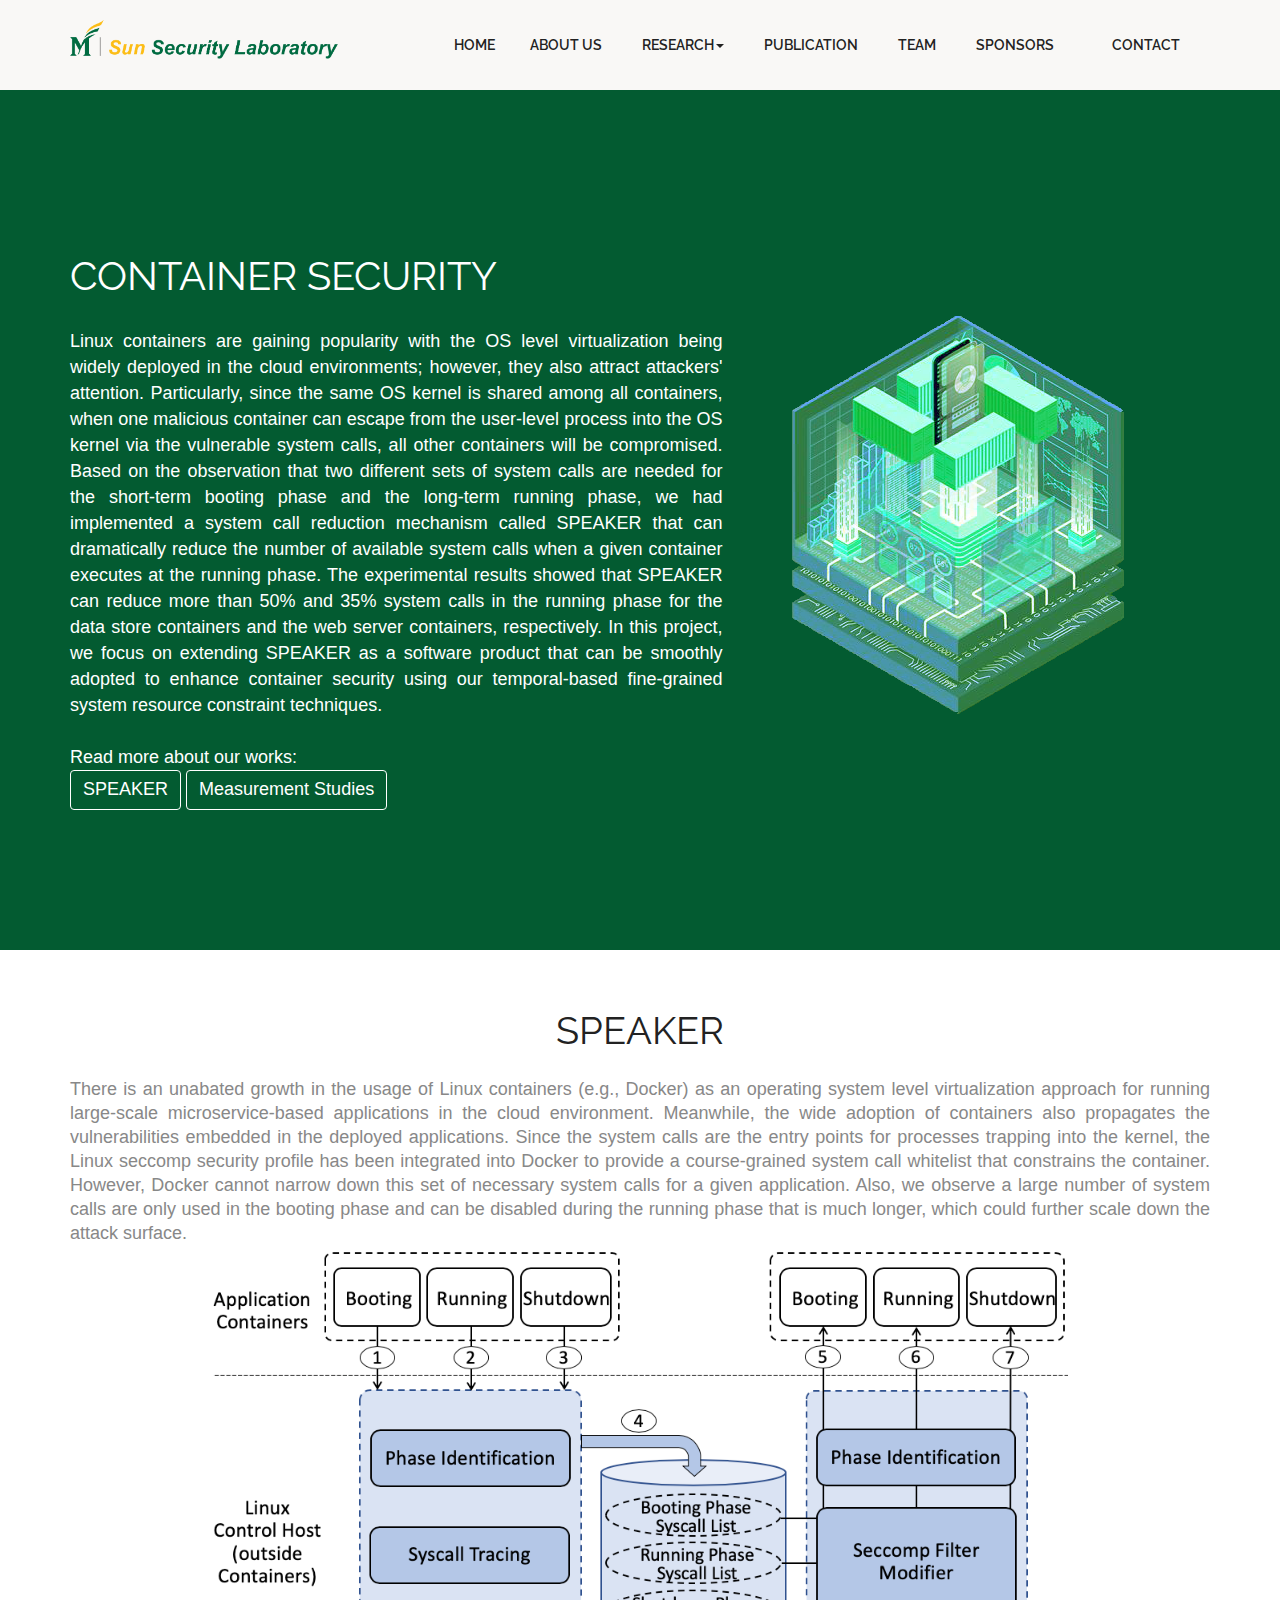
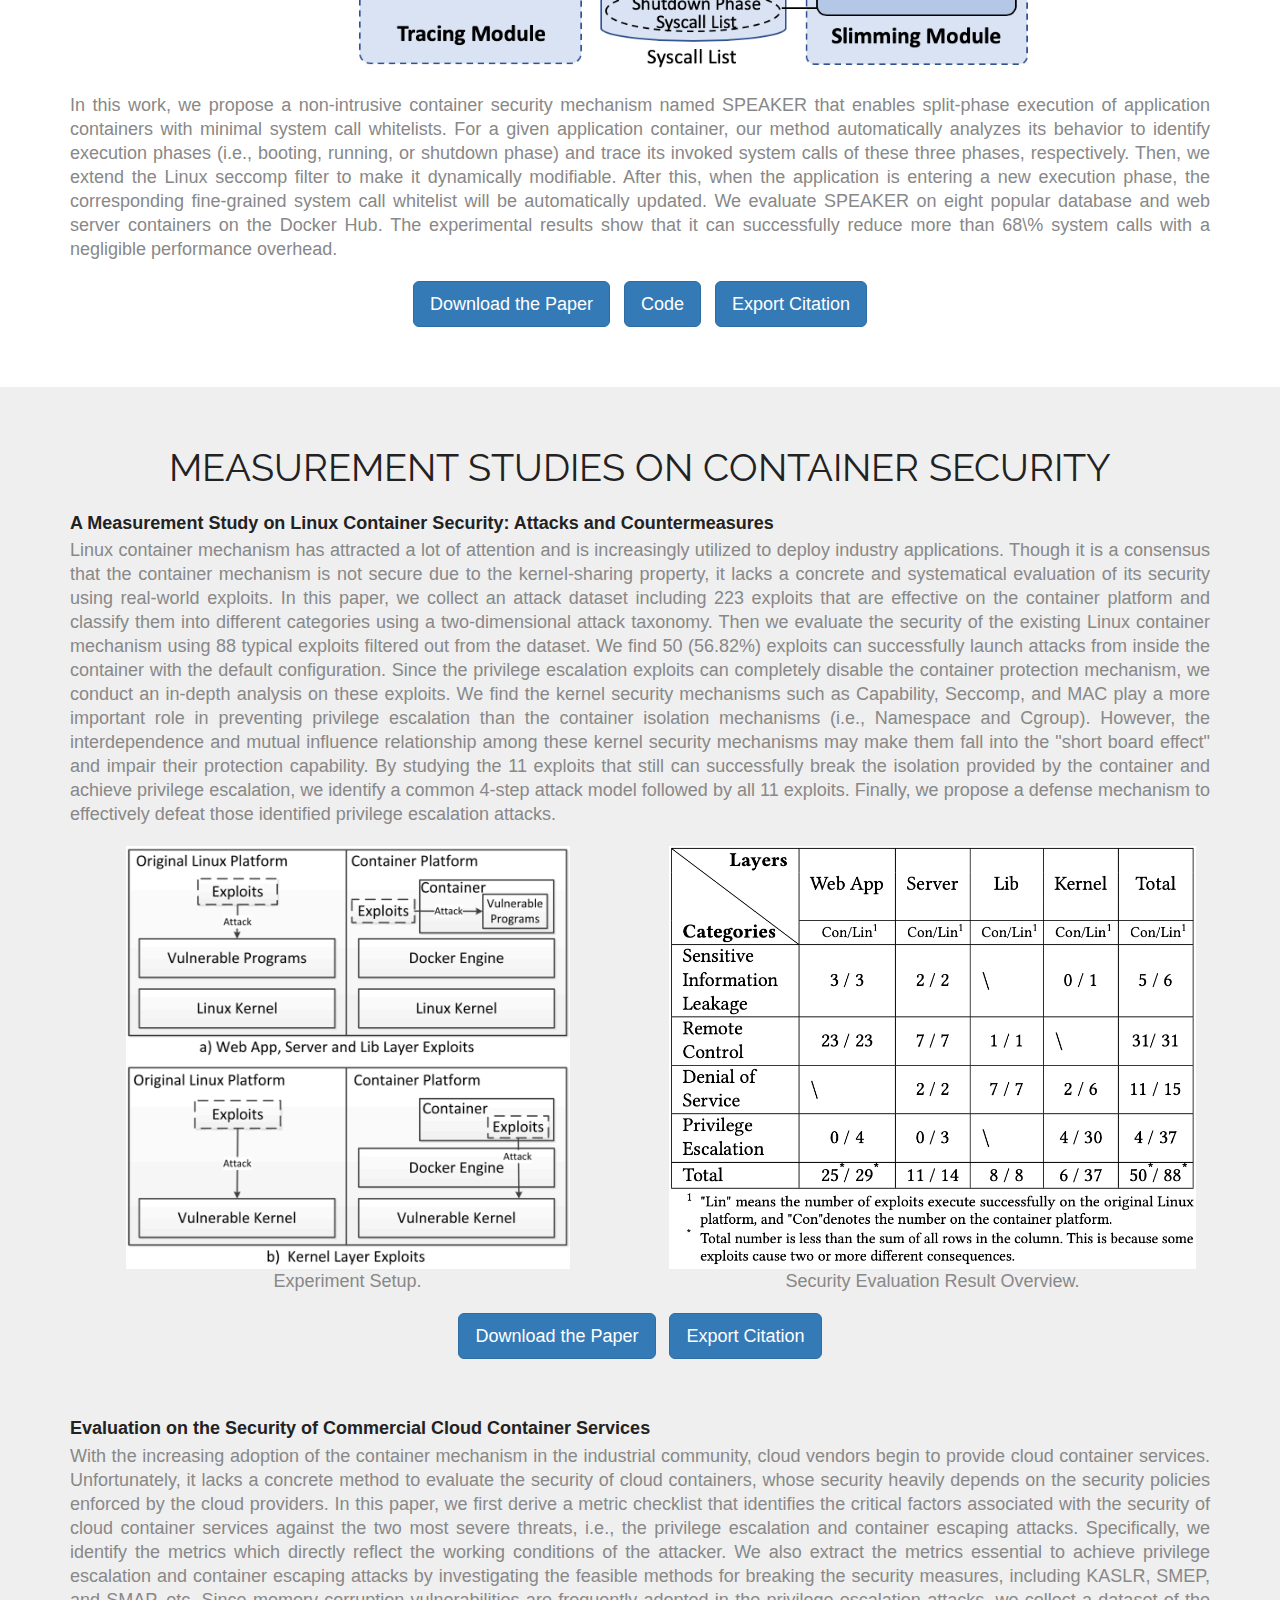
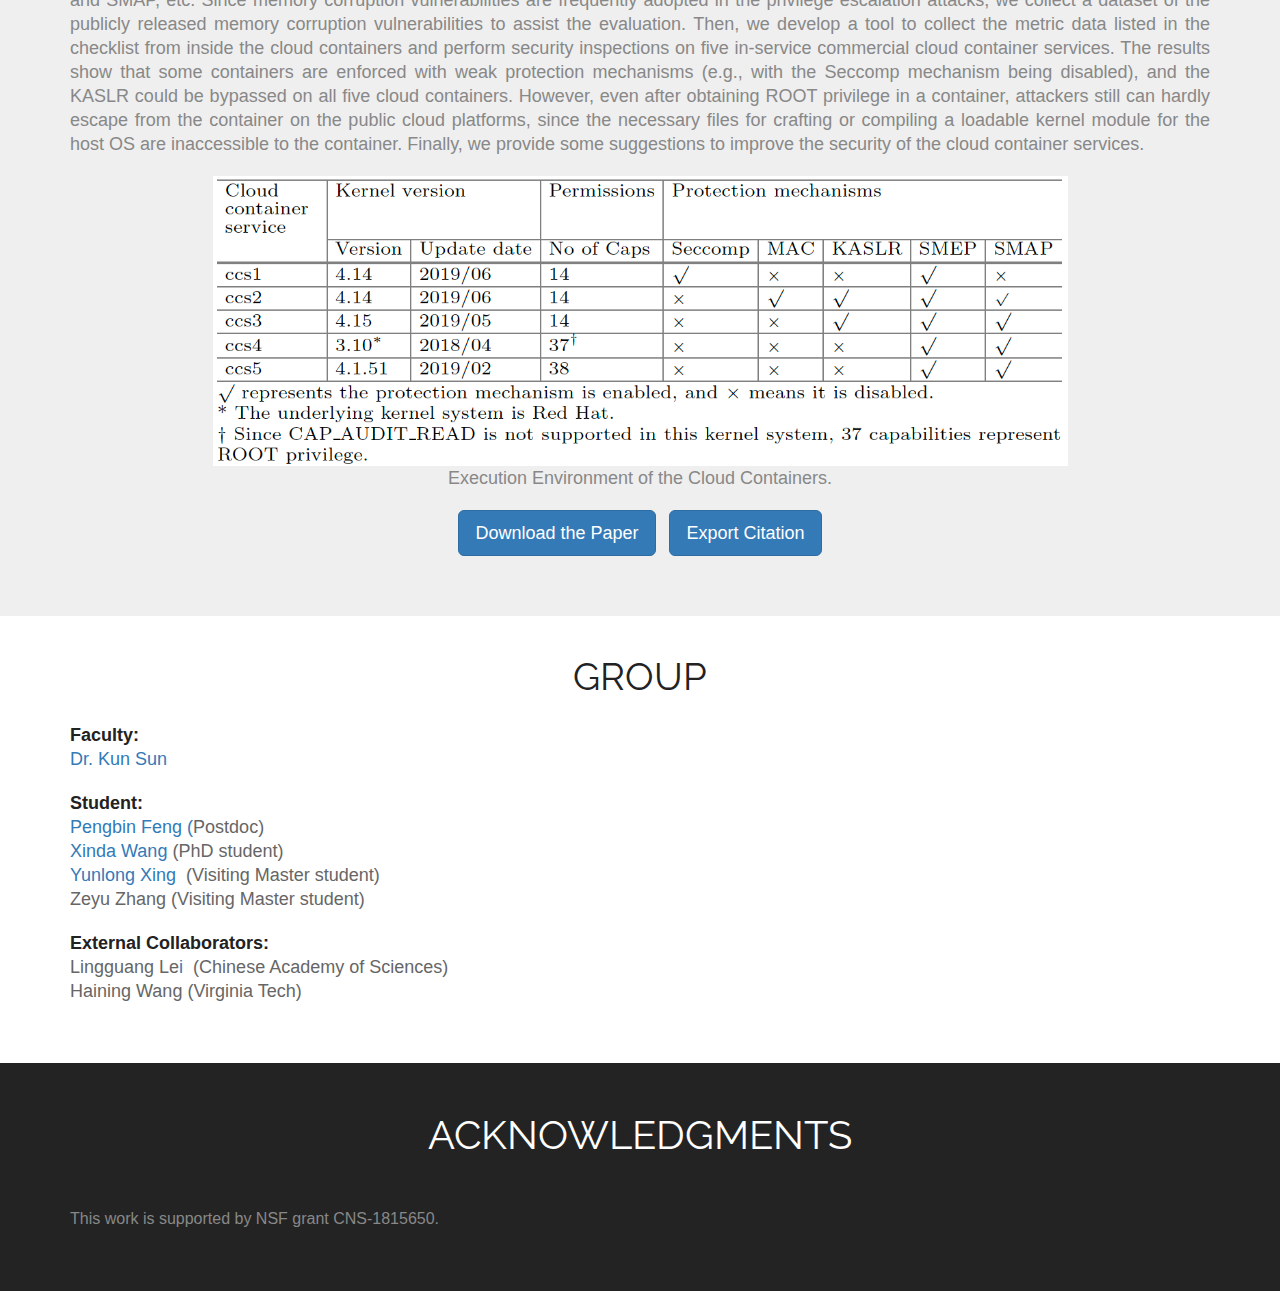
<file: research/container_security.html>
<!doctype html>
<html>
<head>
<meta charset="utf-8">
<meta name="viewport" content="width=device-width, maximum-scale=1">
<meta name="description" content="SunLab at George Mason University focuses on the latest cybersecurity research and emerging threats">
<title>Sun Security Lab</title>
<link rel="icon" href="../img/sunlab-logo.png" type="image/png">
<link href="../css/bootstrap.min.css" rel="stylesheet" type="text/css">
<link href="../css/style.css" rel="stylesheet" type="text/css"> 
<link href="../css/font-awesome.css" rel="stylesheet" type="text/css"> 
<link href="../css/animate.css" rel="stylesheet" type="text/css">
 
<!--[if lt IE 9]>
    <script src="js/respond-1.1.0.min.js"></script>
    <script src="js/html5shiv.js"></script>
    <script src="js/html5element.js"></script>
<![endif]-->
 
</head>

<body>

<!--Header_section-->
<header id="header_wrapper">
  <div class="container">
    <div class="header_box">
      <div class="logo"><a href="../index.html"><img src="../img/sunlab_logo3.png" height="40" alt="logo"></a></div>
      <nav class="navbar" role="navigation">
	  <!--
        <div class="navbar-header">
          <button type="button" id="nav-toggle" class="navbar-toggle" data-toggle="collapse" data-target="#main-nav"> <span class="sr-only">Toggle navigation</span> <span class="icon-bar"></span> <span class="icon-bar"></span> <span class="icon-bar"></span> </button>
        </div>
	  -->
        <div id="main-nav" class="collapse navbar-collapse navStyle">
        <ul class="nav navbar-nav" id="mainNav">
          <li><a href="../index.html" class="scroll-link">Home</a></li>
          <li><a href="../index.html#aboutUs" class="scroll-link">About Us</a></li>
          <li class="dropdown">
		      <a class="data-toggle" data-toggle="dropdown" data-target="#" href="../index.html#research">Research<strong class="caret"></strong></a>
              <ul class="dropdown-menu">
              <li class="dropdown-item"><a href="../research/trusted_computing.html">Trustworthy Computing</a></li>
              <li class="dropdown-item"><a href="../research/mtd.html">Moving Target Defense</a></li>
              <li class="dropdown-item"><a href="../research/software_security.html">Software Security</a></li>
              <li class="dropdown-item"><a href="#">Container Security</a></li>
              <li class="dropdown-item"><a href="../index.html#research">Mobile Phone Security</a></li>
              <li class="dropdown-item"><a href="../research/ai_security.html">AI Security</a></li>
              <li class="dropdown-header dropdown-item">Resources</li>
              <li class="dropdown-item"><a href="https://github.com/SunLab-GMU">GitHub</a></li>
            </ul>
          </li>
          <li><a href="../index.html#publication" class="scroll-link">Publication</a></li>
          <li><a href="../index.html#team" class="scroll-link">Team</a></li>  
          <li><a href="../index.html#sponsors" class="scroll-link">Sponsors</a></li>
          <li><a href="../index.html#contact" class="scroll-link">Contact</a></li>
        </ul>
        </div>
      </nav>
    </div>
  </div>
</header>
<!--Header_section--> 


<!--home-->
<section id="home" class="top_cont_outer">
  <div class="hero_wrapper">
    <div class="container">
      <div class="home">
        <div class="row">
          <div class="col-lg-7 col-sm-7">
            <div class="top_left_cont zoomIn wow animated">
              <h2>Container Security</h2> 
              <p style="font-size:18px; text-align:justify;">Linux containers are gaining popularity with the OS level virtualization being widely deployed in the cloud environments; however, they also attract attackers' attention. Particularly, since the same OS kernel is shared among all containers, when one malicious container can escape from the user-level process into the OS kernel via the vulnerable system calls, all other containers will be compromised. Based on the observation that two different sets of system calls are needed for the short-term booting phase and the long-term running phase, we had implemented a system call reduction mechanism called SPEAKER that can dramatically reduce the number of available system calls when a given container executes at the running phase. The experimental results showed that SPEAKER can reduce more than 50% and 35% system calls in the running phase for the data store containers and the web server containers, respectively. In this project, we focus on extending SPEAKER as a software product that can be smoothly adopted to enhance container security using our temporal-based fine-grained system resource constraint techniques.<br /><br />
			  Read more about our works:<br />
			  <a type="button" class="btn btn-success" style="background:transparent; border:1px solid #fff; font-size:18px;" href="#speaker">SPEAKER</a>
			  <a type="button" class="btn btn-success" style="background:transparent; border:1px solid #fff; font-size:18px;" href="#measurement">Measurement Studies</a>
			  </p>
			</div>
          </div>
		  
          <div class="col-lg-5 col-sm-5">
		    <br /><br /><br />
		    <div class="top_left_cont">
              <img src="img/container.png"> </div>
			</div>
          </div>
        </div>
      </div>
    </div>
  </div>
</section>
<!--home--> 


<!--SPEAKER-->
<div class="container" id="speaker">
	<br /><br /><br />
	<h2>SPEAKER</h2>
	<p style="font-size:18px; text-align:justify">There is an unabated growth in the usage of Linux containers (e.g., Docker) as an operating system level virtualization approach for running large-scale microservice-based applications in the cloud environment. Meanwhile, the wide adoption of containers also propagates the vulnerabilities embedded in the deployed applications. Since the system calls are the entry points for processes trapping into the kernel, the Linux seccomp security profile has been integrated into Docker to provide a course-grained system call whitelist that constrains the container. However, Docker cannot narrow down this set of necessary system calls for a given application. Also, we observe a large number of system calls are only used in the booting phase and can be disabled during the running phase that is much longer, which could further scale down the attack surface.</p>
	<div style="text-align:center">
		<img src="img/arch.png" width="75%">
	</div>
	<br />
	<p style="font-size:18px; text-align:justify">In this work, we propose a non-intrusive container security mechanism named SPEAKER that enables split-phase execution of application containers with minimal system call whitelists. For a given application container, our method automatically analyzes its behavior to identify execution phases (i.e., booting, running, or shutdown phase) and trace its invoked system calls of these three phases, respectively. Then, we extend the Linux seccomp filter to make it dynamically modifiable. After this, when the application is entering a new execution phase, the corresponding fine-grained system call whitelist will be automatically updated. We evaluate SPEAKER on eight popular database and web server containers on the Docker Hub. The experimental results show that it can successfully reduce more than 68\% system calls with a negligible performance overhead.</p>
	<br />
	<p align="center">
		<a class="btn btn-primary btn-lg" role="button" style="margin-right:10px;" href="https://csis.gmu.edu/ksun/publications/SPEAKER-DIMVA2017.pdf" target="_blank">Download the Paper</a>
		<a class="btn btn-primary btn-lg" role="button" style="margin-right:10px;" href="https://github.com/SunLab-GMU/SPEAKER" target="_blank">Code</a>
		<a class="btn btn-primary btn-lg" role="button" data-toggle="collapse" href="#bibtex_speaker" aria-expanded="false" aria-controls="bibtex">Export Citation</a>
	</p>
	<div class="collapse" style="margin-top: 1.5em;" align="left" id="bibtex_speaker" >
		<pre style="white-space: pre">
@InProceedings{lei2017speaker,
author="Lei, Lingguang
and Sun, Jianhua
and Sun, Kun
and Shenefiel, Chris
and Ma, Rui
and Wang, Yuewu
and Li, Qi",
editor="Polychronakis, Michalis
and Meier, Michael",
title="SPEAKER: Split-Phase Execution of Application Containers",
booktitle="Detection of Intrusions and Malware, and Vulnerability Assessment",
year="2017",
publisher="Springer International Publishing",
address="Cham",
pages="230--251"
}
</pre>
	</div>
	<br /><br /><br />
</div>



<div style="background:#efefef;">
<div class="container" id="measurement">
	<!-- About -->
	<br /><br /><br />
	<h2>Measurement Studies on Container Security</h2>
	<h3>A Measurement Study on Linux Container Security: Attacks and Countermeasures</h3>
	<p style="font-size:18px; text-align:justify">Linux container mechanism has attracted a lot of attention and is increasingly utilized to deploy industry applications. Though it is a consensus that the container mechanism is not secure due to the kernel-sharing property, it lacks a concrete and systematical evaluation of its security using real-world exploits. In this paper, we collect an attack dataset including 223 exploits that are effective on the container platform and classify them into different categories using a two-dimensional attack taxonomy. Then we evaluate the security of the existing Linux container mechanism using 88 typical exploits filtered out from the dataset. We find 50 (56.82%) exploits can successfully launch attacks from inside the container with the default configuration. Since the privilege escalation exploits can completely disable the container protection mechanism, we conduct an in-depth analysis on these exploits. We find the kernel security mechanisms such as Capability, Seccomp, and MAC play a more important role in preventing privilege escalation than the container isolation mechanisms (i.e., Namespace and Cgroup). However, the interdependence and mutual influence relationship among these kernel security mechanisms may make them fall into the "short board effect" and impair their protection capability. By studying the 11 exploits that still can successfully break the isolation provided by the container and achieve privilege escalation, we identify a common 4-step attack model followed by all 11 exploits. Finally, we propose a defense mechanism to effectively defeat those identified privilege escalation attacks.</p>
	<br />
	<div class="row">
		<div class="col-lg-6 col-sm-6">
			<div style="text-align:center">
			<img src="img/setup.png" width="80%">
			</div>
			<p align="center" style="font-size:18px;">Experiment Setup.</p>
		</div>
		<div class="col-lg-6 col-sm-6">
			<div style="text-align:center">
			<img src="img/resultOverview.png" width="95%">
			</div>
			<p align="center" style="font-size:18px;">Security Evaluation Result Overview.</p>
		</div>
	</div>
	<br />
	<p align="center">
		<a class="btn btn-primary btn-lg" role="button" style="margin-right:10px;" href="https://csis.gmu.edu/ksun/publications/container-acsac18.pdf" target="_blank">Download the Paper</a>
		<a class="btn btn-primary btn-lg" role="button" data-toggle="collapse" href="#bibtex_measurement" aria-expanded="false" aria-controls="bibtex">Export Citation</a>
	</p>
	<div class="collapse" style="margin-top: 1.5em;" align="left" id="bibtex_measurement" >
		<pre style="white-space: pre">
@inproceedings{lin2018container,
author = {Lin, Xin and Lei, Lingguang and Wang, Yuewu and Jing, Jiwu and Sun, Kun and Zhou, Quan},
title = {A Measurement Study on Linux Container Security: Attacks and Countermeasures},
year = {2018},
isbn = {9781450365697},
publisher = {Association for Computing Machinery},
address = {New York, NY, USA},
url = {https://doi.org/10.1145/3274694.3274720},
doi = {10.1145/3274694.3274720},
booktitle = {Proceedings of the 34th Annual Computer Security Applications Conference},
pages = {418–429},
numpages = {12},
keywords = {Container, Kernel Security Mechanisms, Privilege Escalation},
location = {San Juan, PR, USA},
series = {ACSAC '18}
}
</pre>
	</div>
	<br /><br /><br />
	
	<h3>Evaluation on the Security of Commercial Cloud Container Services</h3>
	<p style="font-size:18px; text-align:justify">With the increasing adoption of the container mechanism in the industrial community, cloud vendors begin to provide cloud container services. Unfortunately, it lacks a concrete method to evaluate the security of cloud containers, whose security heavily depends on the security policies enforced by the cloud providers. In this paper, we first derive a metric checklist that identifies the critical factors associated with the security of cloud container services against the two most severe threats, i.e., the privilege escalation and container escaping attacks. Specifically, we identify the metrics which directly reflect the working conditions of the attacker. We also extract the metrics essential to achieve privilege escalation and container escaping attacks by investigating the feasible methods for breaking the security measures, including KASLR, SMEP, and SMAP, etc. Since memory corruption vulnerabilities are frequently adopted in the privilege escalation attacks, we collect a dataset of the publicly released memory corruption vulnerabilities to assist the evaluation. Then, we develop a tool to collect the metric data listed in the checklist from inside the cloud containers and perform security inspections on five in-service commercial cloud container services. The results show that some containers are enforced with weak protection mechanisms (e.g., with the Seccomp mechanism being disabled), and the KASLR could be bypassed on all five cloud containers. However, even after obtaining ROOT privilege in a container, attackers still can hardly escape from the container on the public cloud platforms, since the necessary files for crafting or compiling a loadable kernel module for the host OS are inaccessible to the container. Finally, we provide some suggestions to improve the security of the cloud container services.</p>
	<br />
	<div style="text-align:center">
		<img src="img/environment.png" width="75%">
	</div>
	<p align="center" style="font-size:18px;">Execution Environment of the Cloud Containers.</p>
	<br />
	<p align="center">
		<a class="btn btn-primary btn-lg" role="button" style="margin-right:10px;" href="https://csis.gmu.edu/ksun/publications/ISC20-containerEval.pdf" target="_blank">Download the Paper</a>
		<a class="btn btn-primary btn-lg" role="button" data-toggle="collapse" href="#bibtex_evaluation" aria-expanded="false" aria-controls="bibtex">Export Citation</a>
	</p>
	<div class="collapse" style="margin-top: 1.5em;" align="left" id="bibtex_evaluation" >
		<pre style="white-space: pre">
@InProceedings{wu2020evaluation,
author="Wu, Yifei
and Lei, Lingguang
and Wang, Yuewu
and Sun, Kun
and Meng, Jingzi",
editor="Susilo, Willy
and Deng, Robert H.
and Guo, Fuchun
and Li, Yannan
and Intan, Rolly",
title="Evaluation on the Security of Commercial Cloud Container Services",
booktitle="Information Security",
year="2020",
publisher="Springer International Publishing",
address="Cham",
pages="160--177"
}
</pre>
	</div>
	<br /><br /><br />
</div>
</div>
<!-- Team 
<div style="background:#efefef;">-->
<div class="container" id="group">
	<br /><br />
	<h2>Group</h2>
	
	<p style="font-size:18px; text-align:justify; color:#222"><strong>Faculty:</strong></p>
	<p style="font-size:18px; text-align:justify; color:#666"><a href="https://csis.gmu.edu/ksun/" target="_blank">Dr. Kun Sun</a></p>
	<br />

	<p style="font-size:18px; text-align:justify; color:#222"><strong>Student:</strong></p>
	<p style="font-size:18px; text-align:justify; color:#666"><a href="https://sites.google.com/view/pfeng/home">Pengbin Feng</a><a> (</a>Postdoc)</p>
	<p style="font-size:18px; text-align:justify; color:#666"><a href="https://www.linkedin.com/in/xindawang/">Xinda Wang</a> (PhD student)</p>
<p style="font-size:18px; text-align:justify; color:#666"><a href="https://github.com/YunlongXing">Yunlong Xing&nbsp;</a> (Visiting Master student)</p>
	<p style="font-size:18px; text-align:justify; color:#666">Zeyu Zhang (Visiting Master student)</p>
	<br />
	
	<p style="font-size:18px; text-align:justify; color:#222"><strong>External Collaborators:</strong></p>
	<p style="font-size:18px; text-align:justify; color:#666">Lingguang Le<a>i&nbsp;</a>&nbsp;(Chinese Academy of Sciences)</p>
	<p style="font-size:18px; text-align:justify; color:#666">Haining Wang (Virginia Tech)&nbsp;</p>
	<br />
	
	<!--
	<div class="text-center mt-auto" style="width: 90%; margin-top: 1.5em; margin-bottom: 1.5em; display: flex; justify-content: space-around; align-items: center; flex-wrap: wrap;">
		<a href="https://www2.gmu.edu/" target="_blank">
			<img width="250px" src="img/gmu_logo.png" alt="George Mason University logo" class="img-fluid" />
		</a>
		<a href="https://csis.gmu.edu/" target="_blank">
			<img width="150px" src="img/csis.png" alt="CSIS logo" class="img-fluid" />
		</a>
		<a href="https://www.tsinghua.edu.cn/en/" target="_blank">
			<img width="400px" src="img/tsinghua.png" alt="Tsinghua University logo" class="img-fluid" />
		</a>
	</div>
	-->
	<br /><br />
</div>
<!--</div>-->



<!--Footer-->
<footer class="footer_wrapper" id="ack">
  <div class="container">
    <section class="page_section ack" id="ack">
		<div class="ack_section">
			<h2>Acknowledgments</h2>
			<p>This work is supported by NSF grant CNS-1815650.</p>
		</div>
    </section>
  </div>
</footer>	
	
	
	

<script type="text/javascript" src="../js/jquery-1.12.4.min.js"></script>
<script type="text/javascript" src="../js/bootstrap.min.js"></script>
<script type="text/javascript" src="../js/jquery-scrolltofixed.js"></script>
<script type="text/javascript" src="../js/jquery.nav.js"></script> 
<script type="text/javascript" src="../js/jquery.easing.1.3.js"></script>
<script type="text/javascript" src="../js/jquery.isotope.js"></script>
<script type="text/javascript" src="../js/wow.js"></script> 
<script type="text/javascript" src="../js/custom.js"></script>
<script>
  $(document).ready(function(){
    $('.dropdown-submenu a.submenu').on("click", function(e){
      $(this).next('ul').toggle();
      e.stopPropagation();
      e.preventDefault();
    });
  });
  </script>

</body>
</html>
</file>
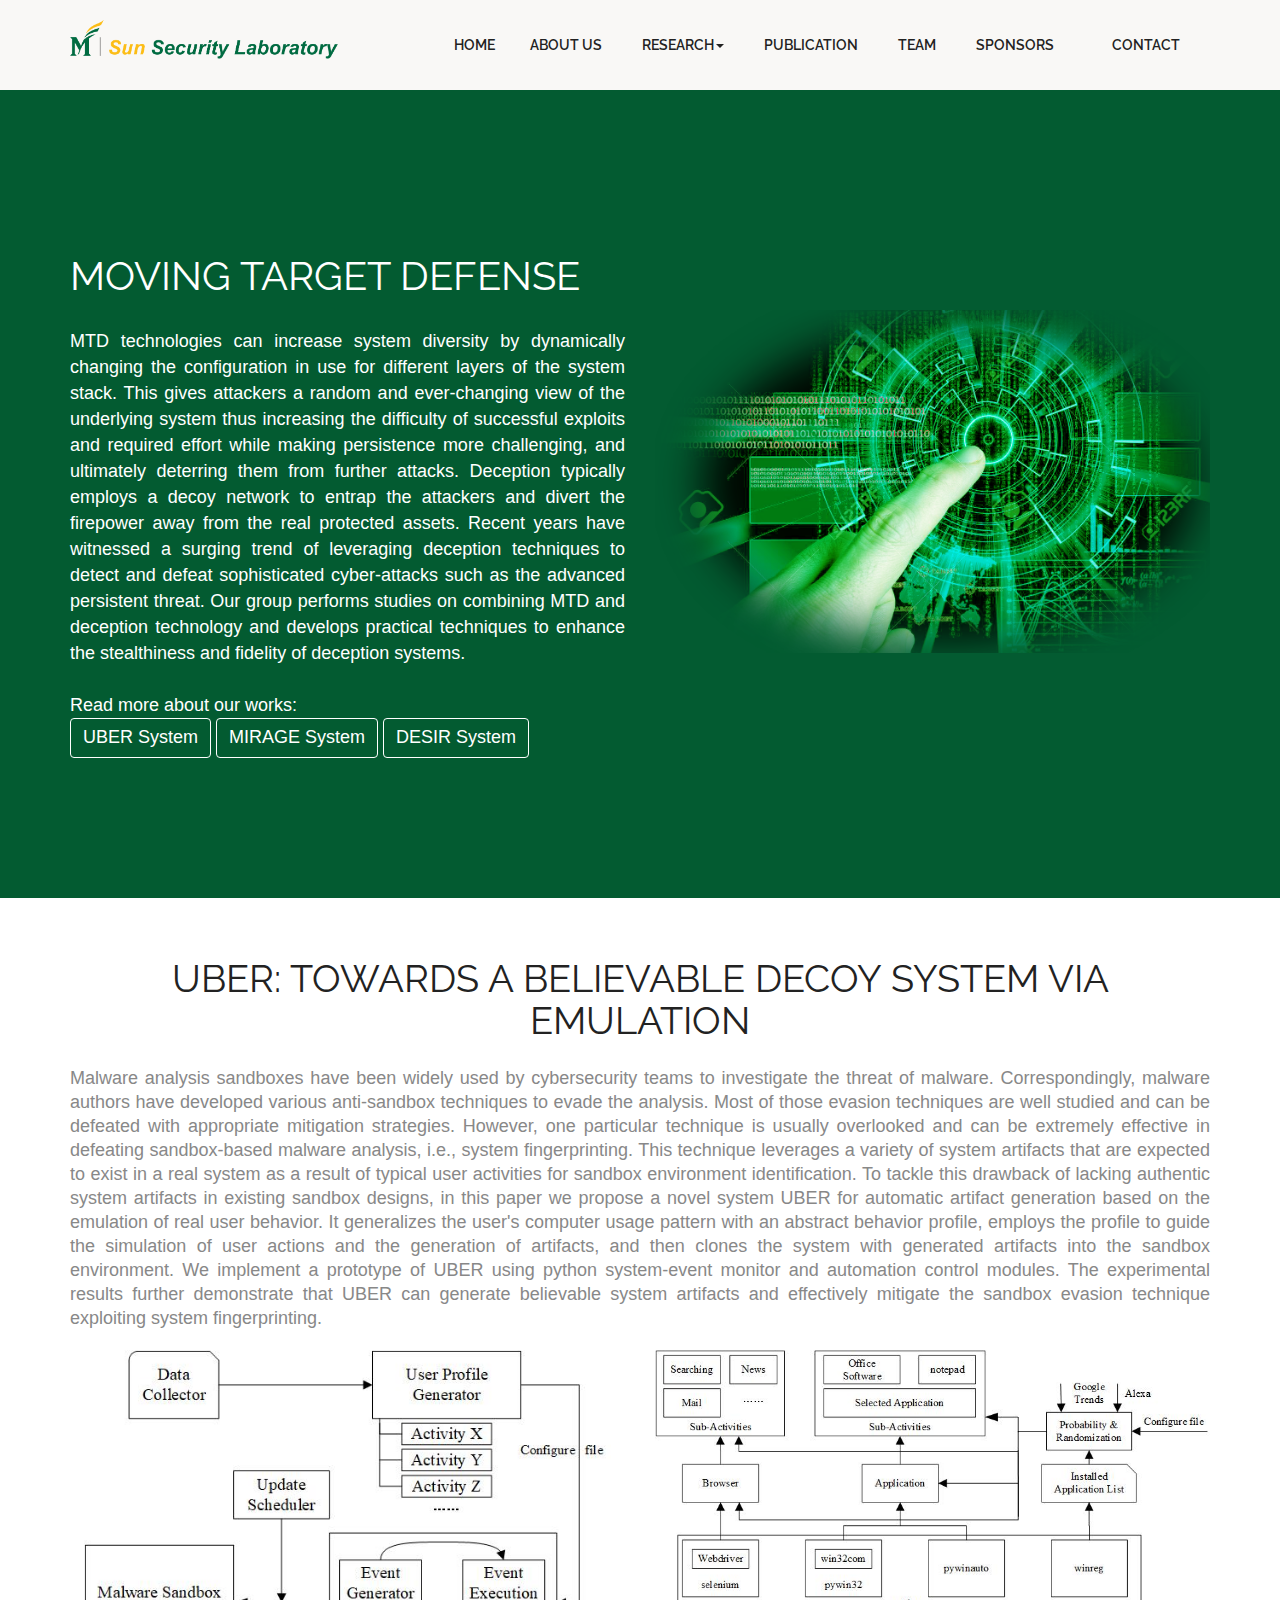
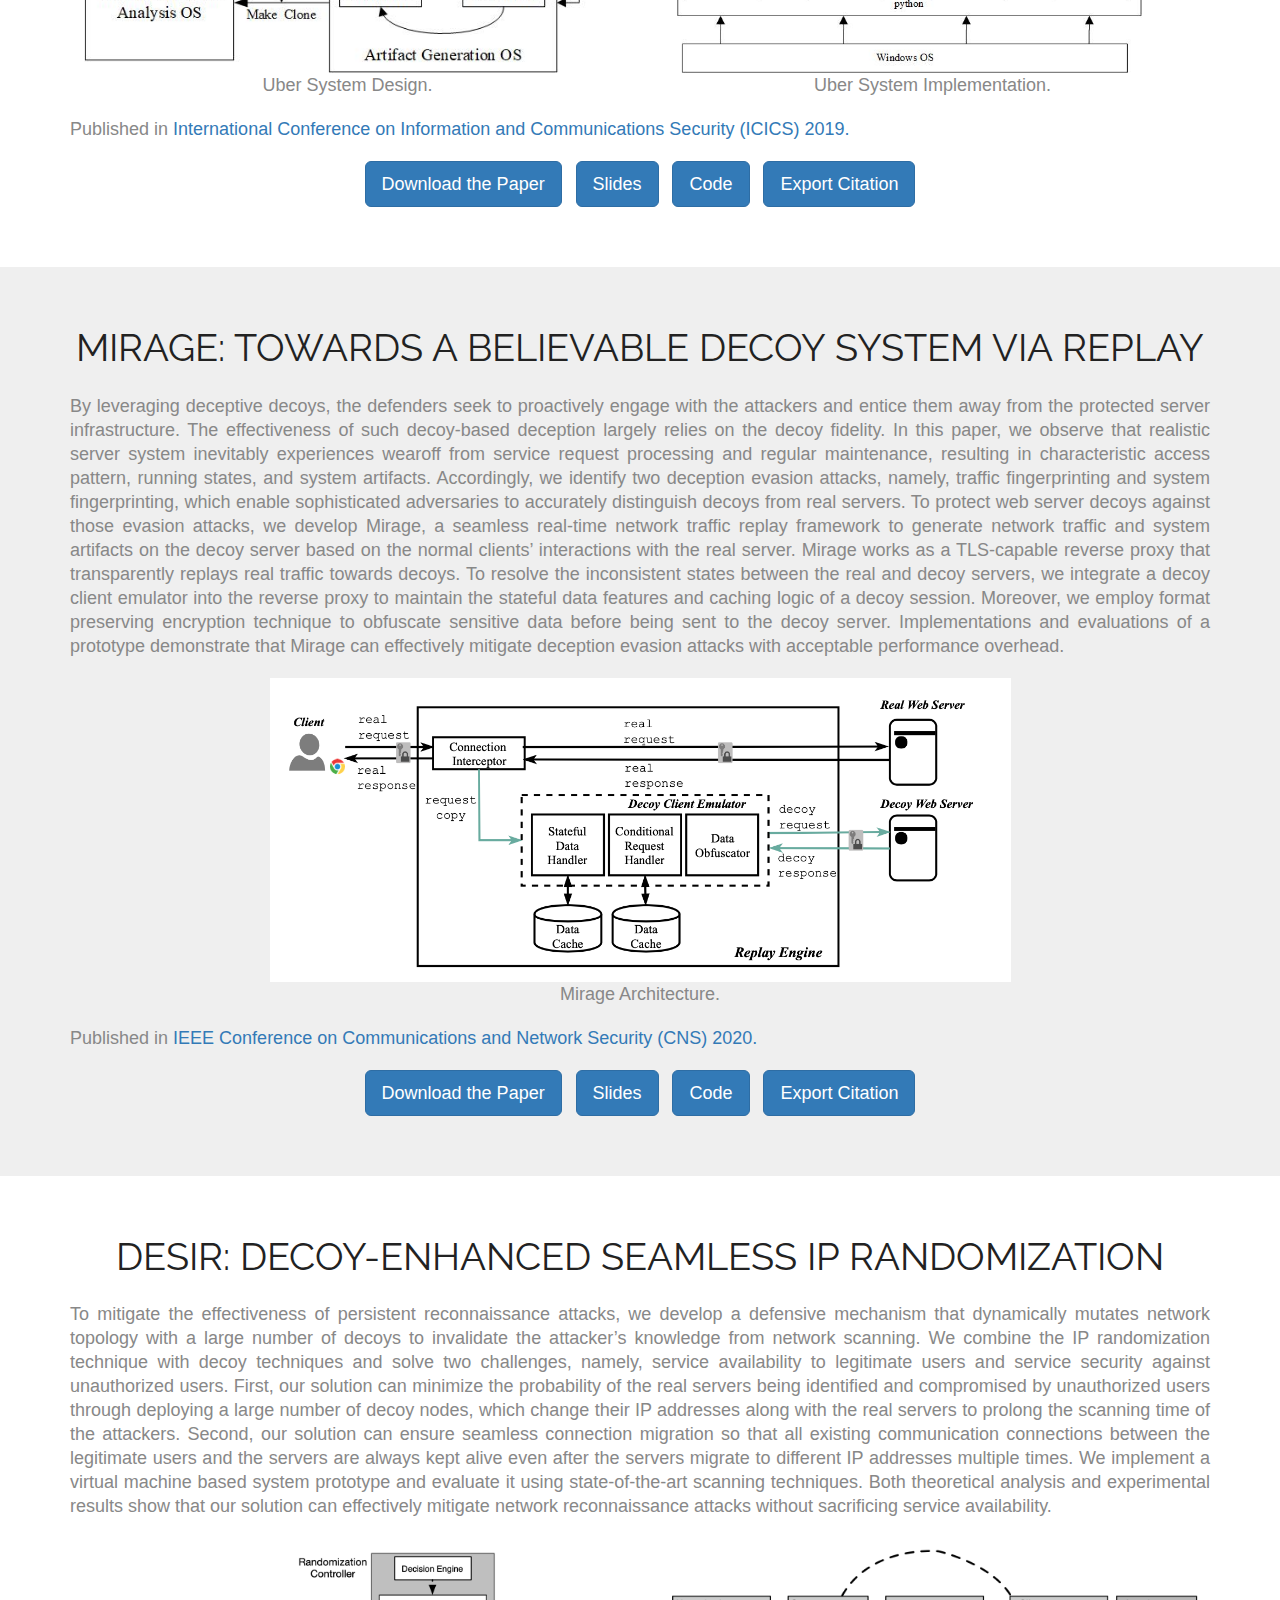
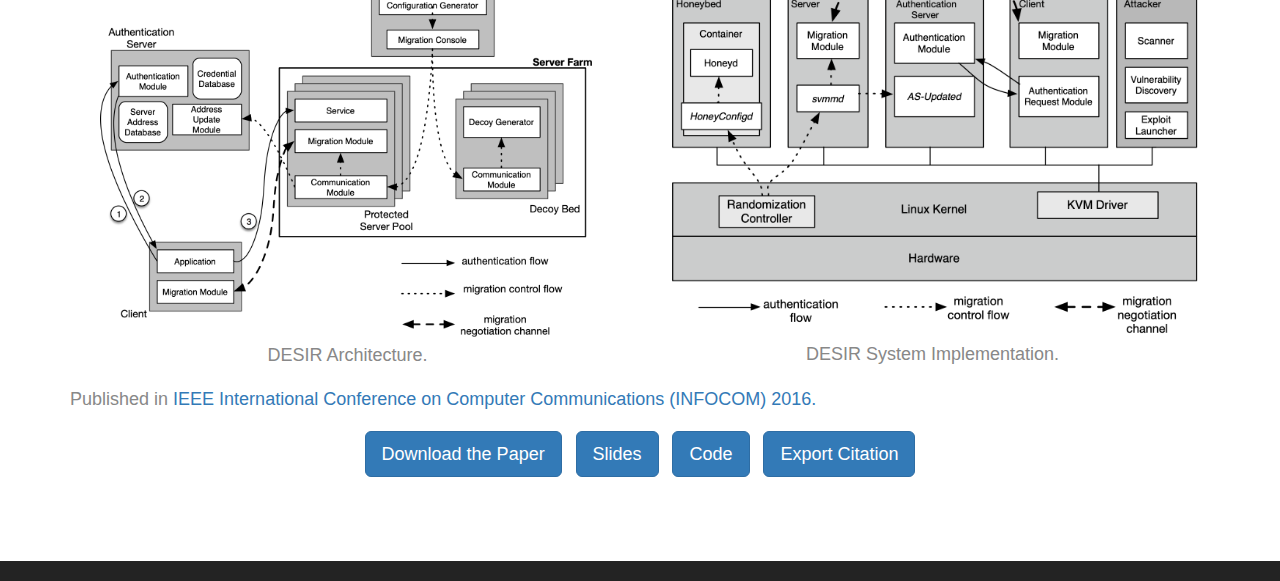
<file: research/mtd.html>
<!doctype html>
<html>
<head>
<meta charset="utf-8">
<meta name="viewport" content="width=device-width, maximum-scale=1">
<meta name="description" content="SunLab at George Mason University focuses on the latest cybersecurity research and emerging threats">
<title>Sun Security Lab</title>
<link rel="icon" href="../img/sunlab-logo.png" type="image/png">
<link href="../css/bootstrap.min.css" rel="stylesheet" type="text/css">
<link href="../css/style.css" rel="stylesheet" type="text/css"> 
<link href="../css/font-awesome.css" rel="stylesheet" type="text/css"> 
<link href="../css/animate.css" rel="stylesheet" type="text/css">
 
<!--[if lt IE 9]>
    <script src="js/respond-1.1.0.min.js"></script>
    <script src="js/html5shiv.js"></script>
    <script src="js/html5element.js"></script>
<![endif]-->
 
</head>

<body>

<!--Header_section-->
<header id="header_wrapper">
  <div class="container">
    <div class="header_box">
      <div class="logo"><a href="../index.html"><img src="../img/sunlab_logo3.png" height="40" alt="logo"></a></div>
      <nav class="navbar" role="navigation">
	  <!--
        <div class="navbar-header">
          <button type="button" id="nav-toggle" class="navbar-toggle" data-toggle="collapse" data-target="#main-nav"> <span class="sr-only">Toggle navigation</span> <span class="icon-bar"></span> <span class="icon-bar"></span> <span class="icon-bar"></span> </button>
        </div>
	  -->
        <div id="main-nav" class="collapse navbar-collapse navStyle">
        <ul class="nav navbar-nav" id="mainNav">
          <li><a href="../index.html" class="scroll-link">Home</a></li>
          <li><a href="../index.html#aboutUs" class="scroll-link">About Us</a></li>
          <li class="dropdown">
		      <a class="data-toggle" data-toggle="dropdown" data-target="#" href="../index.html#research">Research<strong class="caret"></strong></a>
              <ul class="dropdown-menu">
              <li class="dropdown-item"><a href="../research/trusted_computing.html">Trustworthy Computing</a></li>
              <li class="dropdown-item"><a href="#">Moving Target Defense</a></li>
              <li class="dropdown-item"><a href="../research/software_security.html">Software Security</a></li>
              <li class="dropdown-item"><a href="../research/container_security.html">Container Security</a></li>
              <li class="dropdown-item"><a href="../index.html#research">Mobile Phone Security</a></li>
              <li class="dropdown-item"><a href="../research/ai_security.html">AI Security</a></li>
              <li class="dropdown-header dropdown-item">Resources</li>
              <li class="dropdown-item"><a href="https://github.com/SunLab-GMU">GitHub</a></li>
            </ul>
          </li>
          <li><a href="../index.html#publication" class="scroll-link">Publication</a></li>
          <li><a href="../index.html#team" class="scroll-link">Team</a></li>  
          <li><a href="../index.html#sponsors" class="scroll-link">Sponsors</a></li>
          <li><a href="../index.html#contact" class="scroll-link">Contact</a></li>
        </ul>
        </div>
      </nav>
    </div>
  </div>
</header>
<!--Header_section--> 


<!--home-->
<section id="home" class="top_cont_outer">
  <div class="hero_wrapper">
    <div class="container">
      <div class="home">
        <div class="row">
          <div class="col-lg-6 col-sm-6">
            <div class="top_left_cont zoomIn wow animated">
              <h2>Moving Target Defense</h2> 
              <p style="font-size:18px; text-align:justify;">MTD technologies can increase system diversity by dynamically changing the configuration in use for different layers of the system stack. This gives attackers a random and ever-changing view of the underlying system thus increasing the difficulty of successful exploits and required effort while making persistence more challenging, and ultimately deterring them from further attacks. Deception typically employs a decoy network to entrap the attackers and divert the firepower away from the real protected assets. Recent years have witnessed a surging trend of leveraging deception techniques to detect and defeat sophisticated cyber-attacks such as the advanced persistent threat. Our group performs studies on combining MTD and deception technology and develops practical techniques to enhance the stealthiness and fidelity of deception systems.<br /><br />
			  Read more about our works:<br />
			    <a type="button" class="btn btn-success" style="background:transparent; border:1px solid #fff; font-size:18px;" href="#mtd1">UBER System</a>
				<a type="button" class="btn btn-success" style="background:transparent; border:1px solid #fff; font-size:18px;" href="#mtd2">MIRAGE System</a>
				<a type="button" class="btn btn-success" style="background:transparent; border:1px solid #fff; font-size:18px;" href="#mtd3">DESIR System</a>

			  </p>
              <!--<a href="#modreplay" class="read_more2">Modulated Replay Attack</a>-->
			  <!--<a href="#sieve" class="read_more2">SIEVE system</a> -->
			</div>
          </div>
		  
          <div class="col-lg-6 col-sm-6">
		    <br /><br /><br />
		    <div class="top_left_cont">
              <img src="img/mtd.png"> </div>
			</div>
          </div>
        </div>
      </div>
    </div>
  </div>
</section>
<!--home--> 


<!--modreplay-->
<div class="container" id="mtd1">
	<br /><br /><br />
	<h2>UBER: TOWARDS A BELIEVABLE DECOY SYSTEM VIA Emulation</h2>
	<p style="font-size:18px; text-align:justify">Malware analysis sandboxes have been widely used by cybersecurity teams to investigate the threat of malware. Correspondingly, malware authors have developed various anti-sandbox techniques to evade the analysis. Most of those evasion techniques are well studied and can be defeated with appropriate mitigation strategies. However, one particular technique is usually overlooked and can be extremely effective in defeating sandbox-based malware analysis, i.e., system fingerprinting. This technique leverages a variety of system artifacts that are expected to exist in a real system as a result of typical user activities for sandbox environment identification. To tackle this drawback of lacking authentic system artifacts in existing sandbox designs, in this paper we propose a novel system UBER for automatic artifact generation based on the emulation of real user behavior. It generalizes the user's computer usage pattern with an abstract behavior profile, employs the profile to guide the simulation of user actions and the generation of artifacts, and then clones the system with generated artifacts into the sandbox environment. We implement a prototype of UBER using python system-event monitor and automation control modules. The experimental results further demonstrate that UBER can generate believable system artifacts and effectively mitigate the sandbox evasion technique exploiting system fingerprinting.</p>
	<br />
	<div class="row">
		<div class="col-lg-6 col-sm-6">
			<div style="text-align:center">
			<img src="img/uber_design.jpg" width="95%">
			</div>
			<p align="center" style="font-size:18px;">Uber System Design.</p>
		</div>
		<div class="col-lg-6 col-sm-6">
			<div style="text-align:center">
			<img src="img/uber_implementation.jpg" width="100%">
			</div>
			<p align="center" style="font-size:18px;">Uber System Implementation.</p>
		</div>
	</div>
	<!--
	<br />
	<div style="text-align:center">
		<img src="img/uber_design.jpg" width="50%">
	</div>
	<br />
	<p align="center" style="font-size:18px;">Uber System Design</p>
	<br />
	<div style="text-align:center">
		<img src="img/uber_implementation.jpg" width="65%">
	</div>
	<br />
	<p align="center" style="font-size:18px;">Uber System Implementation</p>
	-->
	<br />
	<p style="font-size:18px; text-align:justify">Published in <a href="https://dblp.org/db/conf/icics/icics2019.html">International Conference on Information and Communications Security (ICICS) 2019.</a></p>
	<br />
	<p align="center">
		<a class="btn btn-primary btn-lg" role="button" style="margin-right:10px;" href="https://csis.gmu.edu/ksun/publications/User_Emulation_ICICS2019.pdf" target="_blank">Download the Paper</a>
		<a class="btn btn-primary btn-lg" role="button" style="margin-right:10px;" href="../research/material/uber-slides.pdf" target="_blank">Slides</a>
		<a class="btn btn-primary btn-lg" role="button" style="margin-right:10px;" href="https://github.com/fpb1386/Uber_emulation" target="_blank">Code</a>
		<a class="btn btn-primary btn-lg" role="button" data-toggle="collapse" href="#bibtex_mtd1" aria-expanded="false" aria-controls="bibtex">Export Citation</a>
	</p>
	<div class="collapse" style="margin-top: 1.5em;" align="left" id="bibtex_mtd1" >
		<pre style="white-space: pre">
@inproceedings{feng2019uber,
  title={UBER: Combating Sandbox Evasion via User Behavior Emulators},
  author={Feng, Pengbin and Sun, Jianhua and Liu, Songsong and Sun, Kun},
  booktitle={International Conference on Information and Communications Security},
  pages={34--50},
  year={2019},
  organization={Springer}
}
</pre>
	</div>
	<br /><br /><br />
</div>



<!--modreplay-->
<div style="background:#efefef;">
<div class="container" id="mtd2">
	<br /><br /><br />
	<h2>MIRAGE: Towards a Believable Decoy System Via RePLAY</h2>
	<p style="font-size:18px; text-align:justify">By leveraging deceptive decoys, the defenders seek to proactively engage with the attackers and entice them away from the protected server infrastructure. The effectiveness of such decoy-based deception largely relies on the decoy fidelity. In this paper, we observe that realistic server system inevitably experiences wearoff from service request processing and regular maintenance, resulting in characteristic access pattern, running states, and system artifacts. Accordingly, we identify two deception evasion attacks, namely, traffic fingerprinting and system fingerprinting, which enable sophisticated adversaries to accurately distinguish decoys from real servers. To protect web server decoys against those evasion attacks, we develop Mirage, a seamless real-time network traffic replay framework to generate network traffic and system artifacts on the decoy server based on the normal clients’ interactions with the real server. Mirage works as a TLS-capable reverse proxy that transparently replays real traffic towards decoys. To resolve the inconsistent states between the real and decoy servers, we integrate a decoy client emulator into the reverse proxy to maintain the stateful data features and caching logic of a decoy session. Moreover, we employ format preserving encryption technique to obfuscate sensitive data before being sent to the decoy server. Implementations and evaluations of a prototype demonstrate that Mirage can effectively mitigate deception evasion attacks with acceptable performance overhead.&nbsp;</p>
	<br />
	<div style="text-align:center">
	<img src="img/mirage_arch.png" width="65%">
	</div>
	<p align="center" style="font-size:18px;">Mirage Architecture.</p>
	<!--
	<br />
	<div style="text-align:center">
		<img src="img/uber_design.jpg" width="50%">
	</div>
	<br />
	<p align="center" style="font-size:18px;">Uber System Design</p>
	<br />
	<div style="text-align:center">
		<img src="img/uber_implementation.jpg" width="65%">
	</div>
	<br />
	<p align="center" style="font-size:18px;">Uber System Implementation</p>
	-->
	<br />
	<p style="font-size:18px; text-align:justify">Published in <a href="https://cns2020.ieee-cns.org">IEEE Conference on Communications and Network Security (CNS) 2020.</a></p>
	<br />
	<p align="center">
		<a class="btn btn-primary btn-lg" role="button" style="margin-right:10px;" href="https://csis.gmu.edu/ksun/publications/CNS20_Mirage.pdf" target="_blank">Download the Paper</a>
		<a class="btn btn-primary btn-lg" role="button" style="margin-right:10px;" href="../research/material/Desir-slides.pdf" target="_blank">Slides</a>
		<a class="btn btn-primary btn-lg" role="button" style="margin-right:10px;" href="" target="_blank">Code</a>
		<a class="btn btn-primary btn-lg" role="button" data-toggle="collapse" href="#bibtex_mtd2" aria-expanded="false" aria-controls="bibtex">Export Citation</a>
	</p>
	<div class="collapse" style="margin-top: 1.5em;" align="left" id="bibtex_mtd2" >
		<pre style="white-space: pre">
@inproceedings{sun2020mirage,
  title={Towards a Believable Decoy System: Replaying Network Activities from Real System},
  author={Jianhua Sun and Kun Sun and Qi Li},
  booktitle={IEEE Conference on Communications and Network Security (CNS)},
  year={2020}
}
</pre>
	</div>
	<br /><br /><br />
</div>
</div>
		
	

<!--modreplay-->
<div style="background:#ffffff;">
<div class="container" id="mtd3">
	<br /><br /><br />
	<h2>DESIR: Decoy-Enhanced Seamless IP Randomization</h2>
	<p style="font-size:18px; text-align:justify">To mitigate the effectiveness of persistent reconnaissance attacks, we develop a defensive mechanism that dynamically mutates network topology with a large number of decoys to invalidate the attacker’s knowledge from network scanning. We combine the IP randomization technique with decoy techniques and solve two challenges, namely, service availability to legitimate users and service security against unauthorized users. First, our solution can minimize the probability of the real servers being identified and compromised by unauthorized users through deploying a large number of decoy nodes, which change their IP addresses along with the real servers to prolong the scanning time of the attackers. Second, our solution can ensure seamless connection migration so that all existing communication connections between the legitimate users and the servers are always kept alive even after the servers migrate to different IP addresses multiple times. We implement a virtual machine based system prototype and evaluate it using state-of-the-art scanning techniques.&nbsp;Both theoretical analysis and experimental results show that our solution can effectively mitigate network reconnaissance attacks without sacrificing service availability.</p>
	<br />
	<div class="row">
		<div class="col-lg-6 col-sm-6">
			<div style="text-align:center">
			<img src="img/desir_arch.png" width="95%">
			</div>
			<p align="center" style="font-size:18px;">DESIR Architecture.</p>
		</div>
		<div class="col-lg-6 col-sm-6">
			<div style="text-align:center">
			<img src="img/desir_imp.png" width="100%">
			</div>
			<p align="center" style="font-size:18px;">DESIR System Implementation.</p>
		</div>
	</div>
	<!--
	<br />
	<div style="text-align:center">
		<img src="img/uber_design.jpg" width="50%">
	</div>
	<br />
	<p align="center" style="font-size:18px;">Uber System Design</p>
	<br />
	<div style="text-align:center">
		<img src="img/uber_implementation.jpg" width="65%">
	</div>
	<br />
	<p align="center" style="font-size:18px;">Uber System Implementation</p>
	-->
	<br />
	<p style="font-size:18px; text-align:justify">Published in <a href="https://infocom2016.ieee-infocom.org">IEEE International Conference on Computer Communications (INFOCOM) 2016.</a></p>
	<br />
	<p align="center">
		<a class="btn btn-primary btn-lg" role="button" style="margin-right:10px;" href="https://csis.gmu.edu/ksun/publications/Desir-infocom2016.pdf" target="_blank">Download the Paper</a>
		<a class="btn btn-primary btn-lg" role="button" style="margin-right:10px;" href="../research/material/Desir-slides.pdf" target="_blank">Slides</a>
		<a class="btn btn-primary btn-lg" role="button" style="margin-right:10px;" href="" target="_blank">Code</a>
		<a class="btn btn-primary btn-lg" role="button" data-toggle="collapse" href="#bibtex_mtd2" aria-expanded="false" aria-controls="bibtex">Export Citation</a>
	</p>
	<div class="collapse" style="margin-top: 1.5em;" align="left" id="bibtex_mtd2" >
		<pre style="white-space: pre">
@inproceedings{sun2016desir,
  title={DESIR: Decoy-Enhanced Seamless IP Randomization},
  author={Jianhua Sun and Kun Sun},
  booktitle={IEEE International Conference on Computer Communications (INFOCOM)},
  year={2016}
}
</pre>
	</div>
	<br /><br /><br />
</div>
</div>
	
	

	

	

<!-- Team 
<div style="background:#efefef;">-->
<div class="container" id="group">
  <p style="font-size:18px; text-align:justify; color:#666"><br />
	<!--
	<p style="font-size:18px; text-align:justify; color:#222"><strong>External Collaborators:</strong></p>
	<p style="font-size:18px; text-align:justify; color:#666"><a href="#" target="_blank">XXX XXX</a> (XXX, XXX University)</p>
	<br />
	-->  </p>
</div>
<!--</div>-->
	

<!--Footer-->
<footer class="footer_wrapper" id="ack">
&nbsp; </footer>


<script type="text/javascript" src="../js/jquery-1.12.4.min.js"></script>
<script type="text/javascript" src="../js/bootstrap.min.js"></script>
<script type="text/javascript" src="../js/jquery-scrolltofixed.js"></script>
<script type="text/javascript" src="../js/jquery.nav.js"></script> 
<script type="text/javascript" src="../js/jquery.easing.1.3.js"></script>
<script type="text/javascript" src="../js/jquery.isotope.js"></script>
<script type="text/javascript" src="../js/wow.js"></script> 
<script type="text/javascript" src="../js/custom.js"></script>
<script>
  $(document).ready(function(){
    $('.dropdown-submenu a.submenu').on("click", function(e){
      $(this).next('ul').toggle();
      e.stopPropagation();
      e.preventDefault();
    });
  });
  </script>

</body>
</html>
</file>
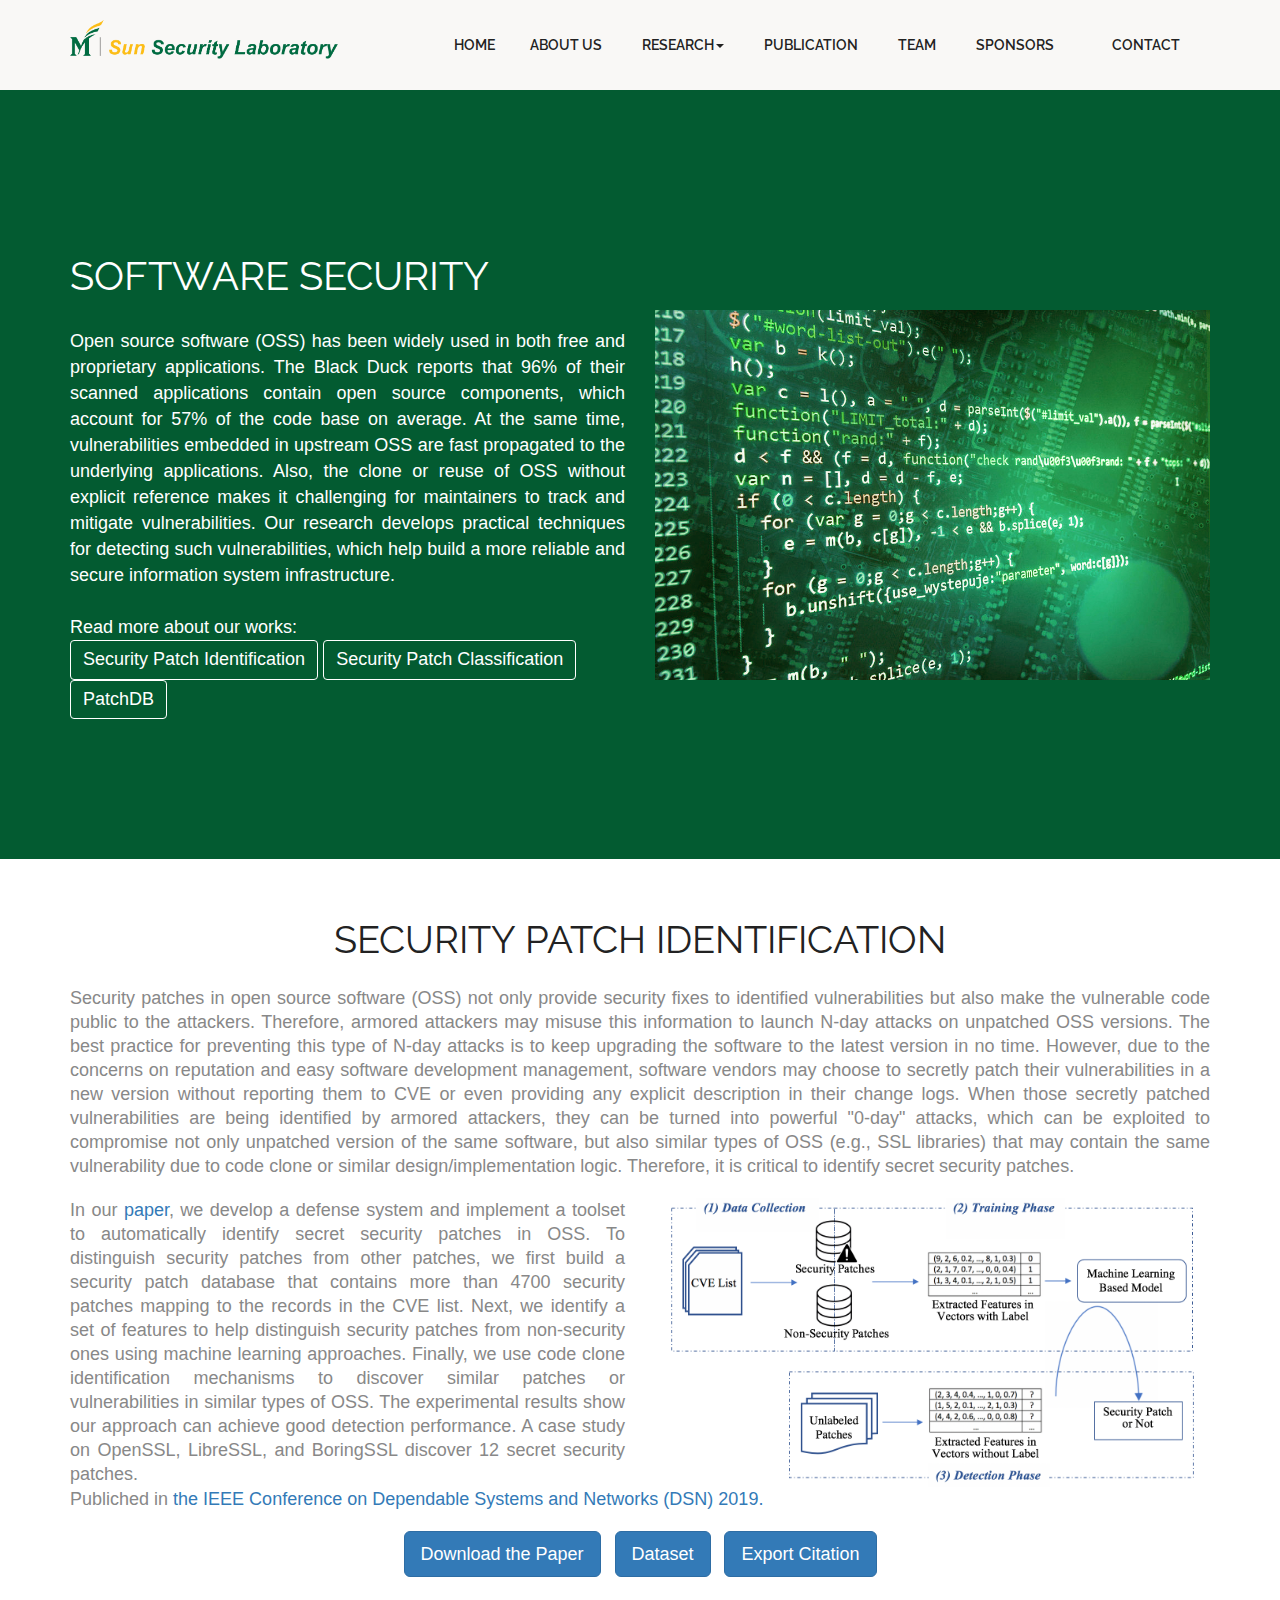
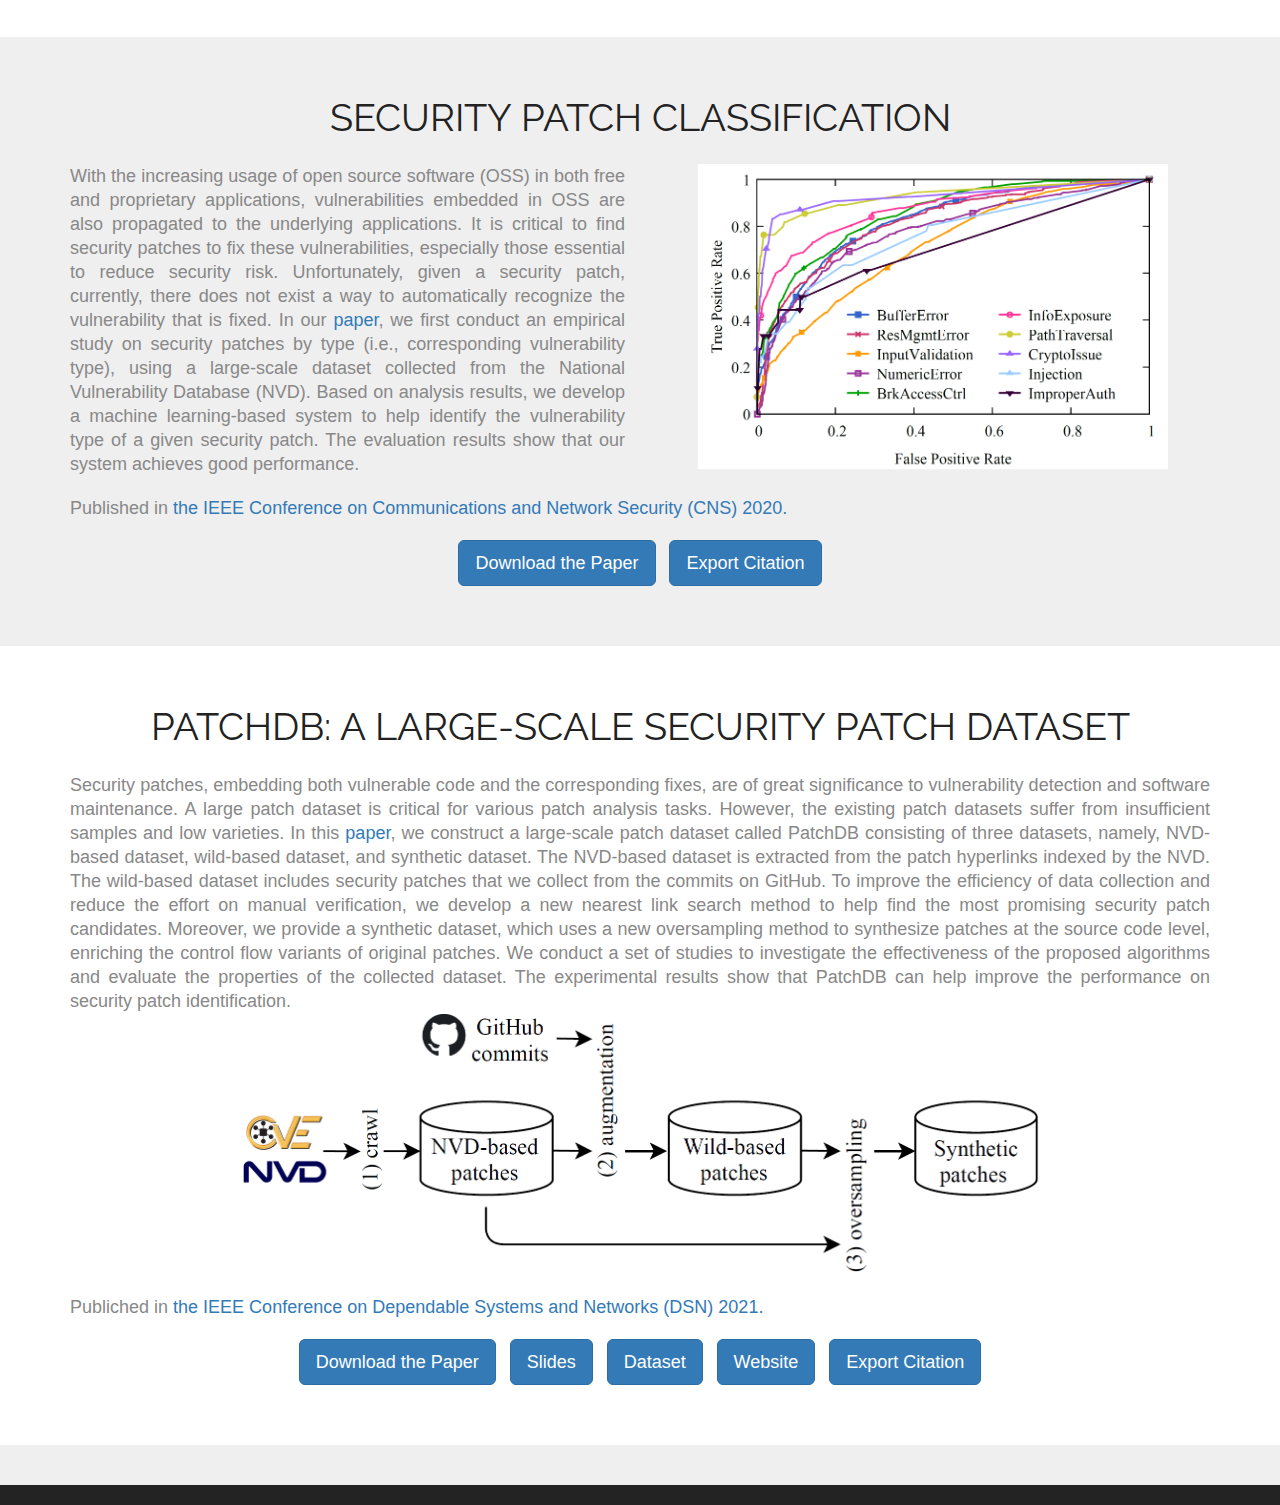
<file: research/software_security.html>
<!doctype html>
<html>
<head>
<meta charset="utf-8">
<meta name="viewport" content="width=device-width, maximum-scale=1">
<meta name="description" content="SunLab at George Mason University focuses on the latest cybersecurity research and emerging threats">
<title>Sun Security Lab</title>
<link rel="icon" href="../img/sunlab-logo.png" type="image/png">
<link href="../css/bootstrap.min.css" rel="stylesheet" type="text/css">
<link href="../css/style.css" rel="stylesheet" type="text/css"> 
<link href="../css/font-awesome.css" rel="stylesheet" type="text/css"> 
<link href="../css/animate.css" rel="stylesheet" type="text/css">
 
<!--[if lt IE 9]>
    <script src="js/respond-1.1.0.min.js"></script>
    <script src="js/html5shiv.js"></script>
    <script src="js/html5element.js"></script>
<![endif]-->
 
</head>

<body>

<!--Header_section-->
<header id="header_wrapper">
  <div class="container">
    <div class="header_box">
      <div class="logo"><a href="../index.html"><img src="../img/sunlab_logo3.png" height="40" alt="logo"></a></div>
      <nav class="navbar" role="navigation">
	  <!--
        <div class="navbar-header">
          <button type="button" id="nav-toggle" class="navbar-toggle" data-toggle="collapse" data-target="#main-nav"> <span class="sr-only">Toggle navigation</span> <span class="icon-bar"></span> <span class="icon-bar"></span> <span class="icon-bar"></span> </button>
        </div>
	  -->
        <div id="main-nav" class="collapse navbar-collapse navStyle">
        <ul class="nav navbar-nav" id="mainNav">
          <li><a href="../index.html" class="scroll-link">Home</a></li>
          <li><a href="../index.html#aboutUs" class="scroll-link">About Us</a></li>
          <li class="dropdown">
		      <a class="data-toggle" data-toggle="dropdown" data-target="#" href="../index.html#research">Research<strong class="caret"></strong></a>
              <ul class="dropdown-menu">
              <li class="dropdown-item"><a href="../research/trusted_computing.html">Trustworthy Computing</a></li>
              <li class="dropdown-item"><a href="../research/mtd.html">Moving Target Defense</a></li>
              <li class="dropdown-item"><a href="#">Software Security</a></li>
			  <li class="dropdown-item"><a href="../research/ai_security.html">AI Security</a></li>
              <li class="dropdown-item"><a href="../index.html#research">Network Security</a></li>
              <li class="dropdown-item"><a href="../research/container_security.html">Container Security</a></li>
              <li class="dropdown-header dropdown-item">Resources</li>
              <li class="dropdown-item"><a href="https://github.com/SunLab-GMU">GitHub</a></li>
            </ul>
          </li>
          <li><a href="../index.html#publication" class="scroll-link">Publication</a></li>
          <li><a href="../index.html#team" class="scroll-link">Team</a></li>  
          <li><a href="../index.html#sponsors" class="scroll-link">Sponsors</a></li>
          <li><a href="../index.html#contact" class="scroll-link">Contact</a></li>
        </ul>
        </div>
      </nav>
    </div>
  </div>
</header>
<!--Header_section--> 


<!--home-->
<section id="home" class="top_cont_outer">
  <div class="hero_wrapper">
    <div class="container">
      <div class="home">
        <div class="row">
			<div class="col-lg-6 col-sm-6">
            <div class="top_left_cont zoomIn wow animated">
              <h2>Software Security</h2> 
              <p style="font-size:18px; text-align:justify;">Open source software (OSS) has been widely used in both free and proprietary applications. The Black Duck reports that 96% of their scanned applications contain open source components, which account for 57% of the code base on average. At the same time, vulnerabilities embedded in upstream OSS are fast propagated to the underlying applications. Also, the clone or reuse of OSS without explicit reference makes it challenging for maintainers to track and mitigate vulnerabilities. Our research develops practical techniques for detecting such vulnerabilities, which help build a more reliable and secure information system infrastructure.<br /><br />
			  Read more about our works:<br />
			    <a type="button" class="btn btn-success" style="background:transparent; border:1px solid #fff; font-size:18px;" href="#patch_identification">Security Patch Identification</a>
				<a type="button" class="btn btn-success" style="background:transparent; border:1px solid #fff; font-size:18px;" href="#patch_classification">Security Patch Classification</a><br />
				<a type="button" class="btn btn-success" style="background:transparent; border:1px solid #fff; font-size:18px;" href="#patch_db">PatchDB</a>
			  </p>
			</div>
			</div>
		  
			<div class="col-lg-6 col-sm-6">
		    <br /><br /><br />
		    <div class="top_left_cont">
              <img src="img/software_security.jpg"> </div>
			</div>
          </div>
        </div>
      </div>
    </div>
  </div>
</section>
<!--home--> 


<div class="container" id="patch_identification">
	<br /><br /><br />
	<h2>Security Patch Identification</h2>
	<p style="font-size:18px; text-align:justify">Security patches in open source software (OSS) not only provide security fixes to identified vulnerabilities but also make the vulnerable code public to the attackers. Therefore, armored attackers may misuse this information to launch N-day attacks on unpatched OSS versions. The best practice for preventing this type of N-day attacks is to keep upgrading the software to the latest version in no time. However, due to the concerns on reputation and easy software development management, software vendors may choose to secretly patch their vulnerabilities in a new version without reporting them to CVE or even providing any explicit description in their change logs. When those secretly patched vulnerabilities are being identified by armored attackers, they can be turned into powerful "0-day" attacks, which can be exploited to compromise not only unpatched version of the same software, but also similar types of OSS (e.g., SSL libraries) that may contain the same vulnerability due to code clone or similar design/implementation logic. Therefore, it is critical to identify secret security patches. </p>
	<!-- <div style="text-align:center">
		<img src="img/patch_identification.png" width="78%">
	</div> -->
	<br />

	<div class="row">
		<div class="col-lg-6 col-sm-6">
			<div style="text-align:center">
				<p style="font-size:18px; text-align:justify">In our <a href="https://csis.gmu.edu/ksun/publications/secretpatch-dsn19.pdf" target="_blank">paper</a>, we develop a defense system and implement a toolset to automatically identify secret security patches in OSS. To distinguish security patches from other patches, we first build a security patch database that contains more than 4700 security patches mapping to the records in the CVE list. Next, we identify a set of features to help distinguish security patches from non-security ones using machine learning approaches. Finally, we use code clone identification mechanisms to discover similar patches or vulnerabilities in similar types of OSS. The experimental results show our approach can achieve good detection performance. A case study on OpenSSL, LibreSSL, and BoringSSL discover 12 secret security patches.</p>
			</div>
		</div>
		<div class="col-lg-6 col-sm-6">
			<div style="text-align:center">
				<img src="img/patch_identification.png" width="95%">
			</div>
		</div>
	</div>

	<p style="font-size:18px; text-align:justify">Publiched in <a href="http://2019.dsn.org/" target="_blank">the IEEE Conference on Dependable Systems and Networks (DSN) 2019.</a></p>
	<br />
	<p align="center">
		<a class="btn btn-primary btn-lg" role="button" style="margin-right:10px;" href="https://csis.gmu.edu/ksun/publications/secretpatch-dsn19.pdf" target="_blank">Download the Paper</a>
		<a class="btn btn-primary btn-lg" role="button" style="margin-right:10px;" href="https://github.com/SunLab-GMU/SecretPatch" target="_blank">Dataset</a>
		<a class="btn btn-primary btn-lg" role="button" data-toggle="collapse" href="#bibtex_wang2019dsn" aria-expanded="false" aria-controls="bibtex">Export Citation</a>
	</p>
	<div class="collapse" style="margin-top: 1.5em;" align="left" id="bibtex_wang2019dsn" >
		<pre style="white-space: pre">
@INPROCEEDINGS{wang2019dsn,  
author={X. {Wang} and K. {Sun} and A. {Batcheller} and S. {Jajodia}},  
booktitle={2019 49th Annual IEEE/IFIP International Conference on Dependable Systems and Networks (DSN)},   
title={Detecting "0-Day" Vulnerability: An Empirical Study of Secret Security Patch in OSS},   
year={2019},  
volume={},  
number={},  
pages={485-492},  
doi={10.1109/DSN.2019.00056}
}
</pre>
	</div>
	<br /><br /><br />
</div>



<div style="background:#efefef;">
<div class="container" id="patch_classification">
	<!-- About -->
	<br /><br /><br />
	<h2>Security Patch Classification</h2>
	<div class="row">
		<div class="col-lg-6 col-sm-6">
			<div style="text-align:center">
				<p style="font-size:18px; text-align:justify">With the increasing usage of open source software (OSS) in both free and proprietary applications, vulnerabilities embedded in OSS are also propagated to the underlying applications. It is critical to find security patches to fix these vulnerabilities, especially those essential to reduce security risk. Unfortunately, given a security patch, currently, there does not exist a way to automatically recognize the vulnerability that is fixed. In our <a href="https://csis.gmu.edu/ksun/publications/CNS20_PatchByType.pdf" target="_blank">paper</a>, we first conduct an empirical study on security patches by type (i.e., corresponding vulnerability type), using a large-scale dataset collected from the National Vulnerability Database (NVD). Based on analysis results, we develop a machine learning-based system to help identify the vulnerability type of a given security patch. The evaluation results show that our system achieves good performance.</p>
			</div>
		</div>
		<div class="col-lg-6 col-sm-6">
			<div style="text-align:center">
				<img src="img/patch_classification.png" width="85%">
			</div>
		</div>
	</div>
	<br />
	<p style="font-size:18px; text-align:justify">Published in <a href="https://cns2020.ieee-cns.org/" target="_blank">the IEEE Conference on Communications and Network Security (CNS) 2020.</a></p>
	<br />
	<p align="center">
		<a class="btn btn-primary btn-lg" role="button" style="margin-right:10px;" href="https://csis.gmu.edu/ksun/publications/CNS20_PatchByType.pdf" target="_blank">Download the Paper</a>
		<a class="btn btn-primary btn-lg" role="button" data-toggle="collapse" href="#bibtex_wang2020cns" aria-expanded="false" aria-controls="bibtex">Export Citation</a>
	</p>
	<div class="collapse" style="margin-top: 1.5em;" align="left" id="bibtex_wang2020cns" >
		<pre style="white-space: pre">
@INPROCEEDINGS{wang2020cns,
author={X. {Wang} and S. {Wang} and K. {Sun} and A. {Batcheller} and S. {Jajodia}},
booktitle={2020 IEEE Conference on Communications and Network Security (CNS)}, 
title={A Machine Learning Approach to Classify Security Patches into Vulnerability Types}, 
year={2020},
volume={},
number={},
pages={1-9},
doi={10.1109/CNS48642.2020.9162237}
}
</pre>
	</div>
	<br /><br /><br />
</div>
</div>


<div class="container" id="patch_db">
	<br /><br /><br />
	<h2>PatchDB: A Large-Scale Security Patch Dataset</h2>
	<p style="font-size:18px; text-align:justify">Security patches, embedding both vulnerable code and the corresponding fixes, are of great significance to vulnerability detection and software maintenance. A large patch dataset is critical for various patch analysis tasks. However, the existing patch datasets suffer from insufficient samples and low varieties. In this <a href="https://sunlab-gmu.github.io/PatchDB/file/dsn21_paper_wang.pdf" target="_blank">paper</a>, we construct a large-scale patch dataset called PatchDB consisting of three datasets, namely, NVD-based dataset, wild-based dataset, and synthetic dataset. The NVD-based dataset is extracted from the patch hyperlinks indexed by the NVD. The wild-based dataset includes security patches that we collect from the commits on GitHub. To improve the efficiency of data collection and reduce the effort on manual verification, we develop a new nearest link search method to help find the most promising security patch candidates. Moreover, we provide a synthetic dataset, which uses a new oversampling method to synthesize patches at the source code level, enriching the control flow variants of original patches. We conduct a set of studies to investigate the effectiveness of the proposed algorithms and evaluate the properties of the collected dataset. The experimental results show that PatchDB can help improve the performance on security patch identification.</p>
	<div style="text-align:center">
		<img src="img/PatchDB.png" width="70%">
	</div>
	<br />
	<p style="font-size:18px; text-align:justify">Publiched in <a href="http://dsn2021.ntu.edu.tw/" target="_blank">the IEEE Conference on Dependable Systems and Networks (DSN) 2021.</a></p>
	<br />
	<p align="center">
		<a class="btn btn-primary btn-lg" role="button" style="margin-right:10px;" href="https://sunlab-gmu.github.io/PatchDB/file/dsn21_paper_wang.pdf" target="_blank">Download the Paper</a>
		<a class="btn btn-primary btn-lg" role="button" style="margin-right:10px;" href="https://sunlab-gmu.github.io/PatchDB/file/dsn21_slides_wang.pdf" target="_blank">Slides</a>
		<a class="btn btn-primary btn-lg" role="button" style="margin-right:10px;" href="https://github.com/SunLab-GMU/PatchDB" target="_blank">Dataset</a>
		<a class="btn btn-primary btn-lg" role="button" style="margin-right:10px;" href="https://sunlab-gmu.github.io/PatchDB" target="_blank">Website</a>
		<a class="btn btn-primary btn-lg" role="button" data-toggle="collapse" href="#bibtex_wang2021dsn" aria-expanded="false" aria-controls="bibtex">Export Citation</a>
	</p>
	<div class="collapse" style="margin-top: 1.5em;" align="left" id="bibtex_wang2021dsn" >
		<pre style="white-space: pre">
@INPROCEEDINGS{wang2021dsn,  
author={X. {Wang} and S. {Wang} and P. {Feng} and K. {Sun} and S. {Jajodia}},  
booktitle={2021 51st Annual IEEE/IFIP International Conference on Dependable Systems and Networks (DSN)},   
title={PatchDB: A Large-Scale Security Patch Dataset},   
year={2021},  
volume={},  
number={},  
pages={},  
doi={}
}
</pre>
	</div>
	<br /><br /><br />
</div>




<div style="background:#efefef;">
<div class="container" id="group"><br /><br />
</div>
</div>

<!--Footer-->
<footer class="footer_wrapper" id="ack">
&nbsp; </footer>


<script type="text/javascript" src="../js/jquery-1.12.4.min.js"></script>
<script type="text/javascript" src="../js/bootstrap.min.js"></script>
<script type="text/javascript" src="../js/jquery-scrolltofixed.js"></script>
<script type="text/javascript" src="../js/jquery.nav.js"></script> 
<script type="text/javascript" src="../js/jquery.easing.1.3.js"></script>
<script type="text/javascript" src="../js/jquery.isotope.js"></script>
<script type="text/javascript" src="../js/wow.js"></script> 
<script type="text/javascript" src="../js/custom.js"></script>
<script>
  $(document).ready(function(){
    $('.dropdown-submenu a.submenu').on("click", function(e){
      $(this).next('ul').toggle();
      e.stopPropagation();
      e.preventDefault();
    });
  });
  </script>

</body>
</html>
</file>
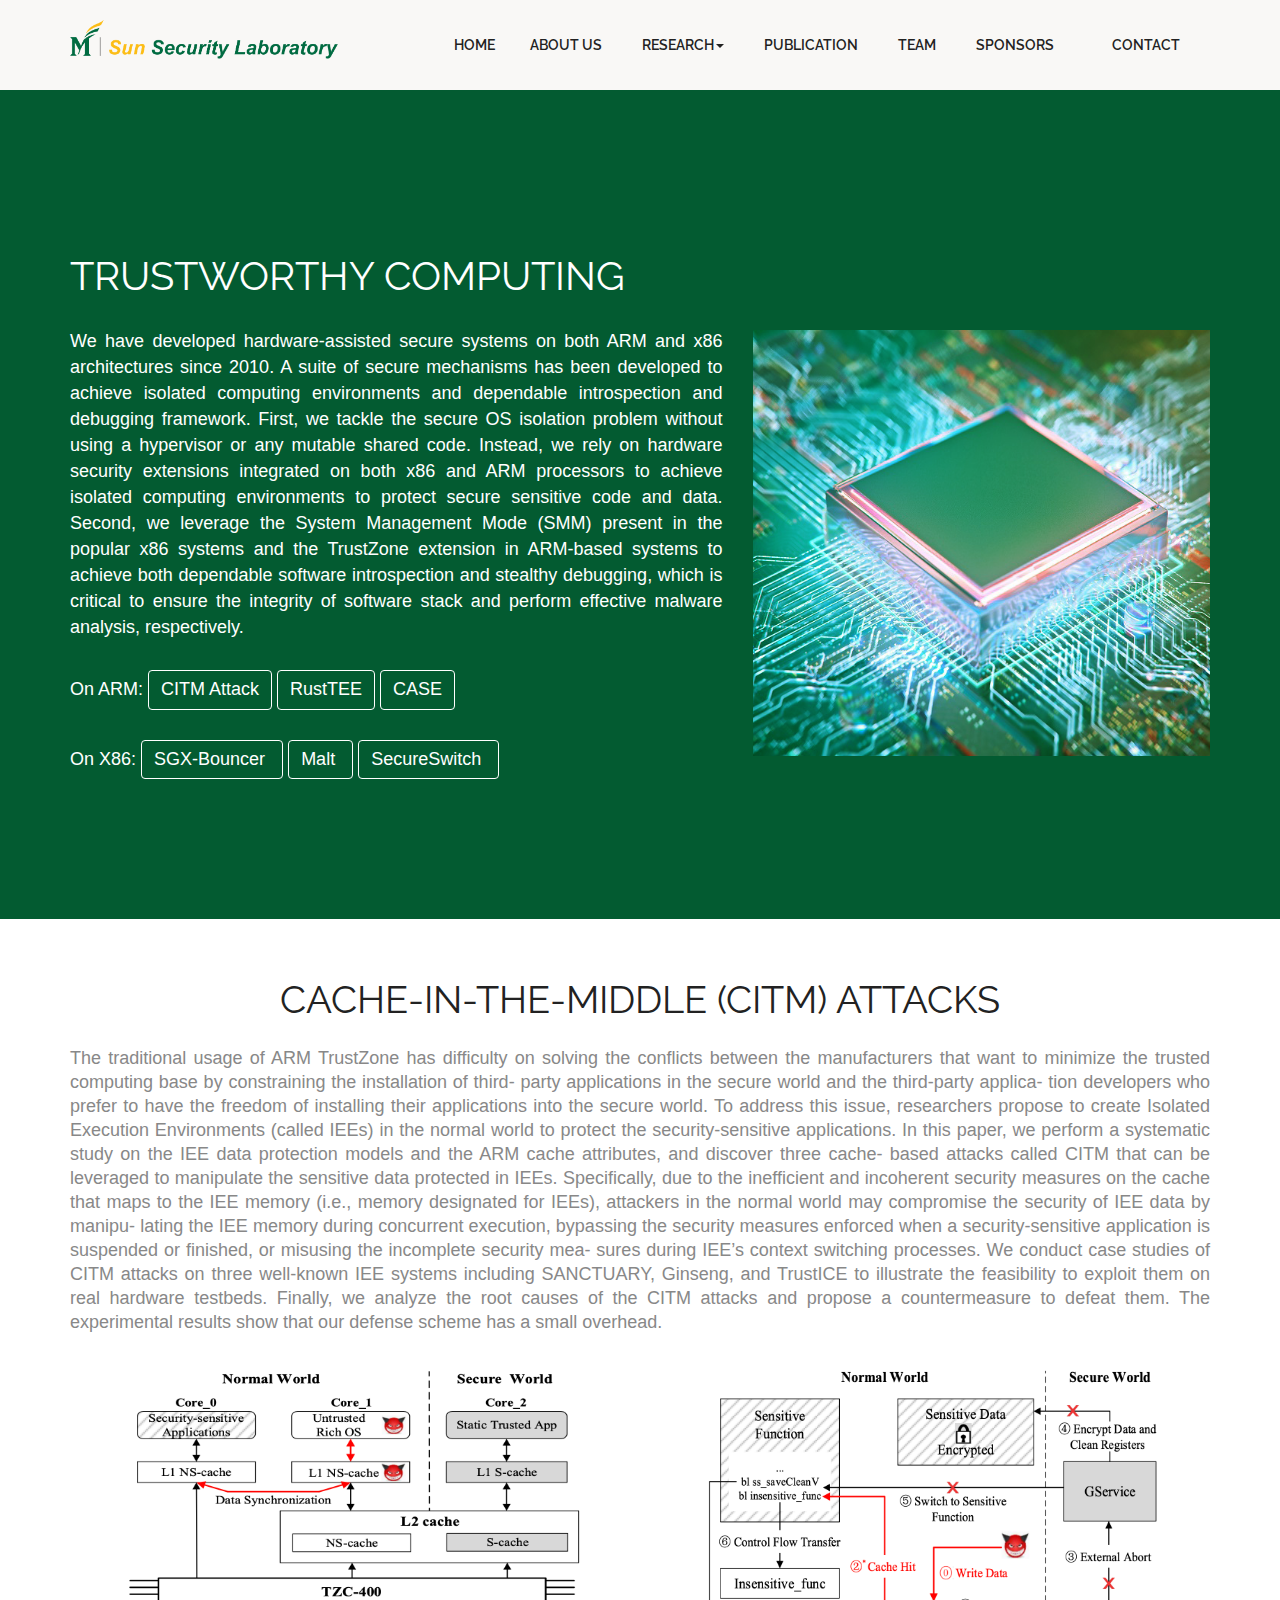
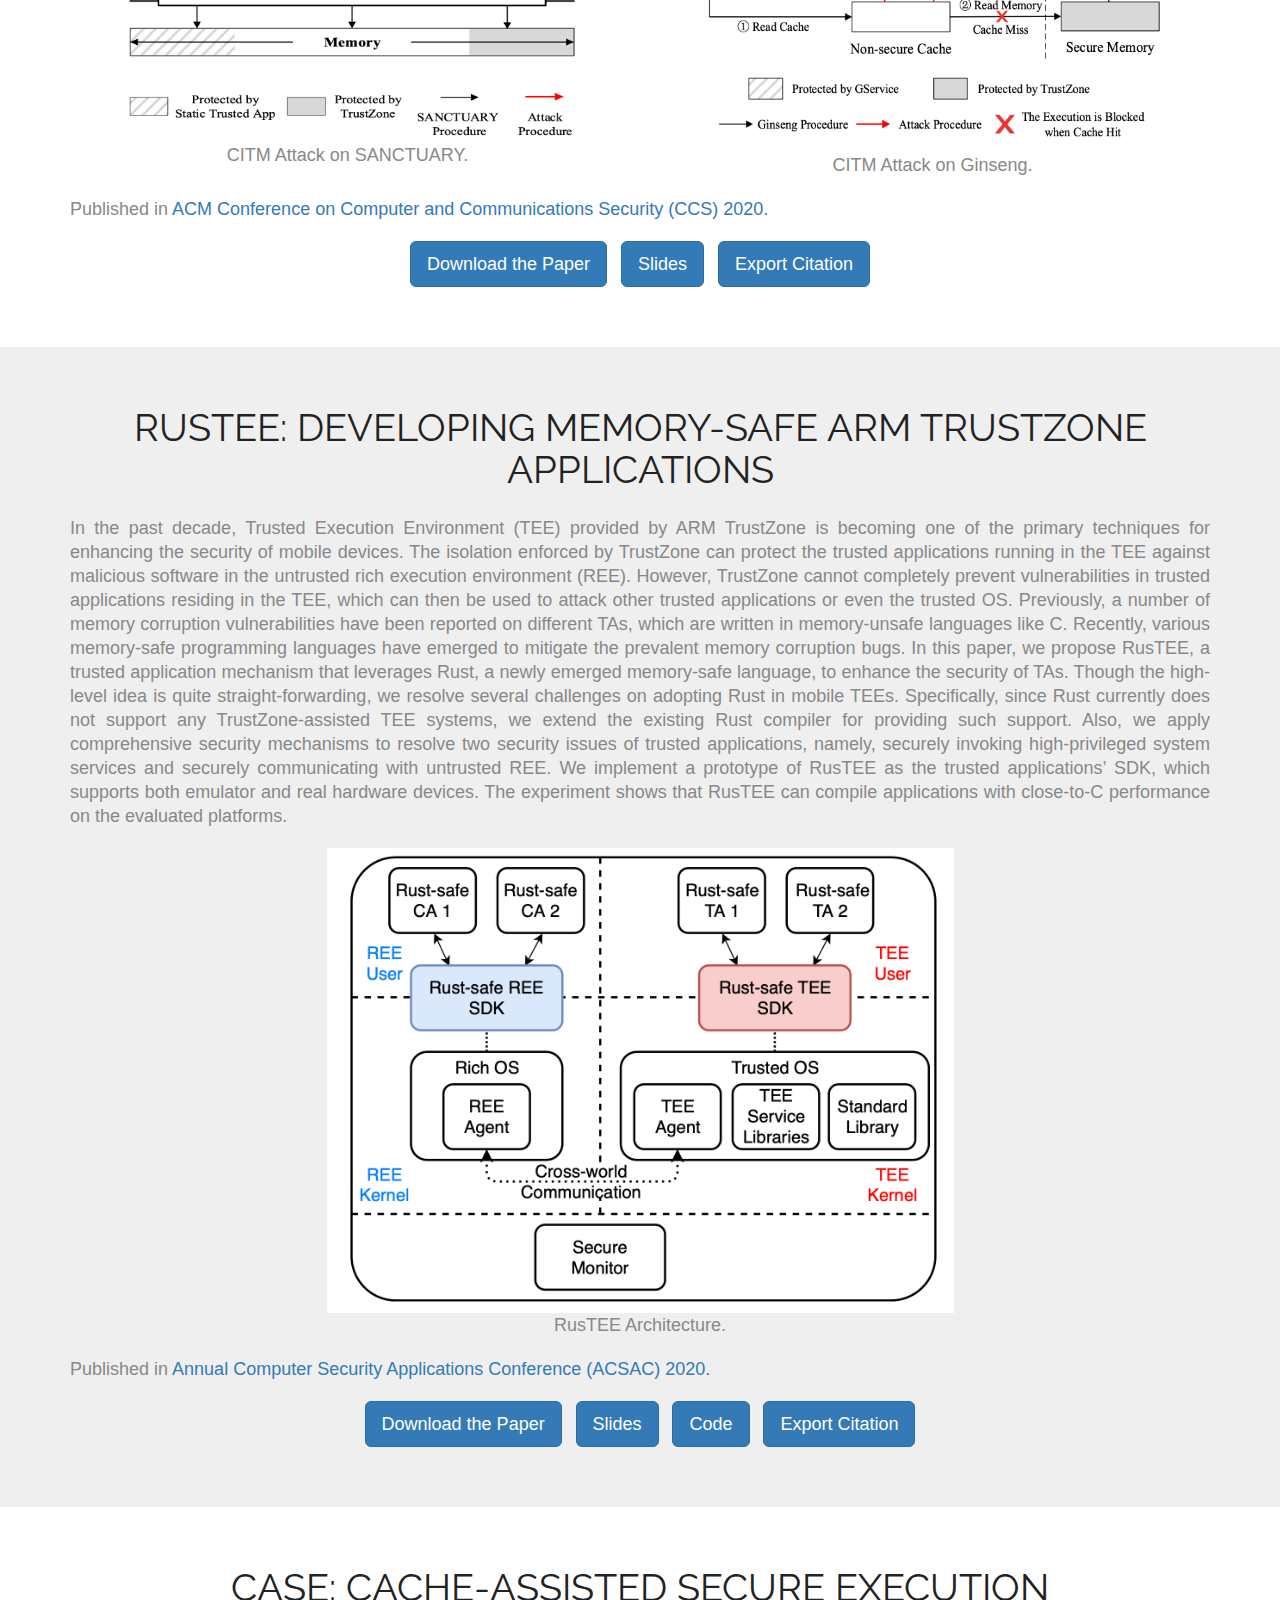
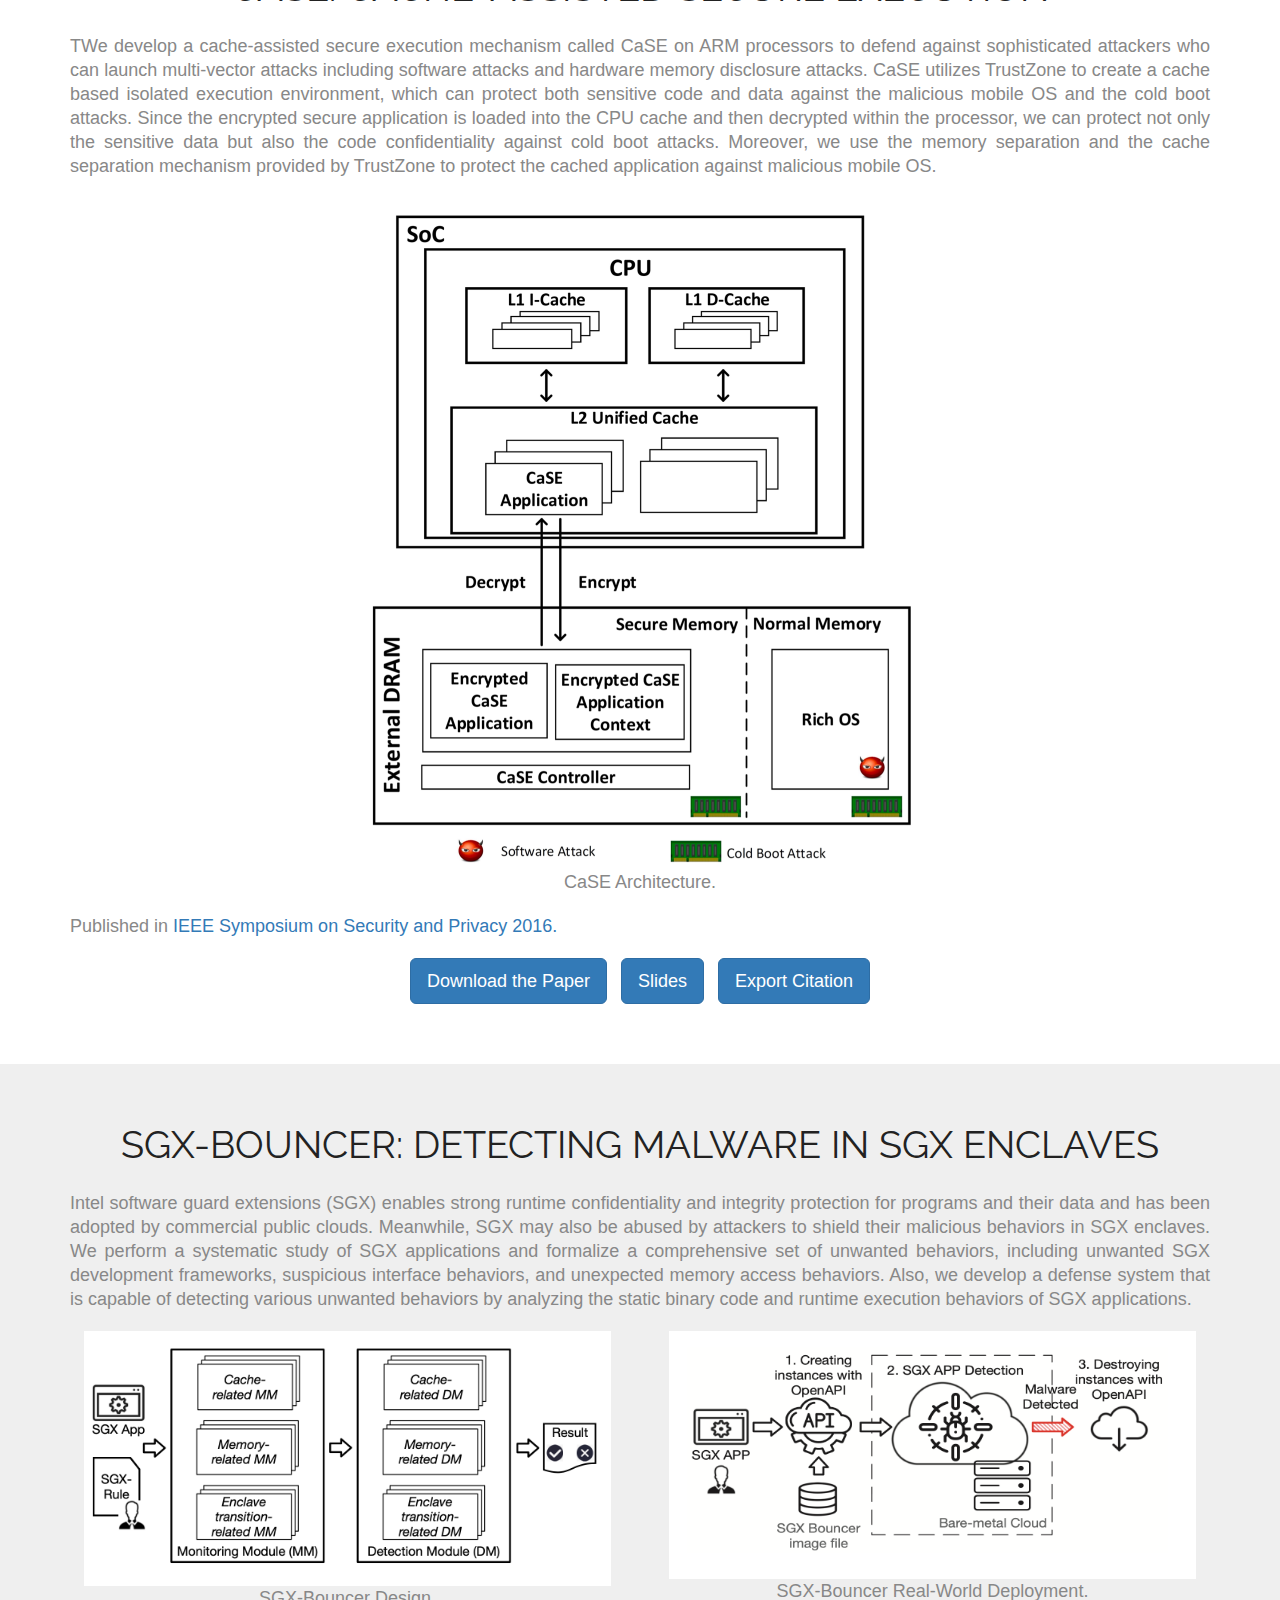
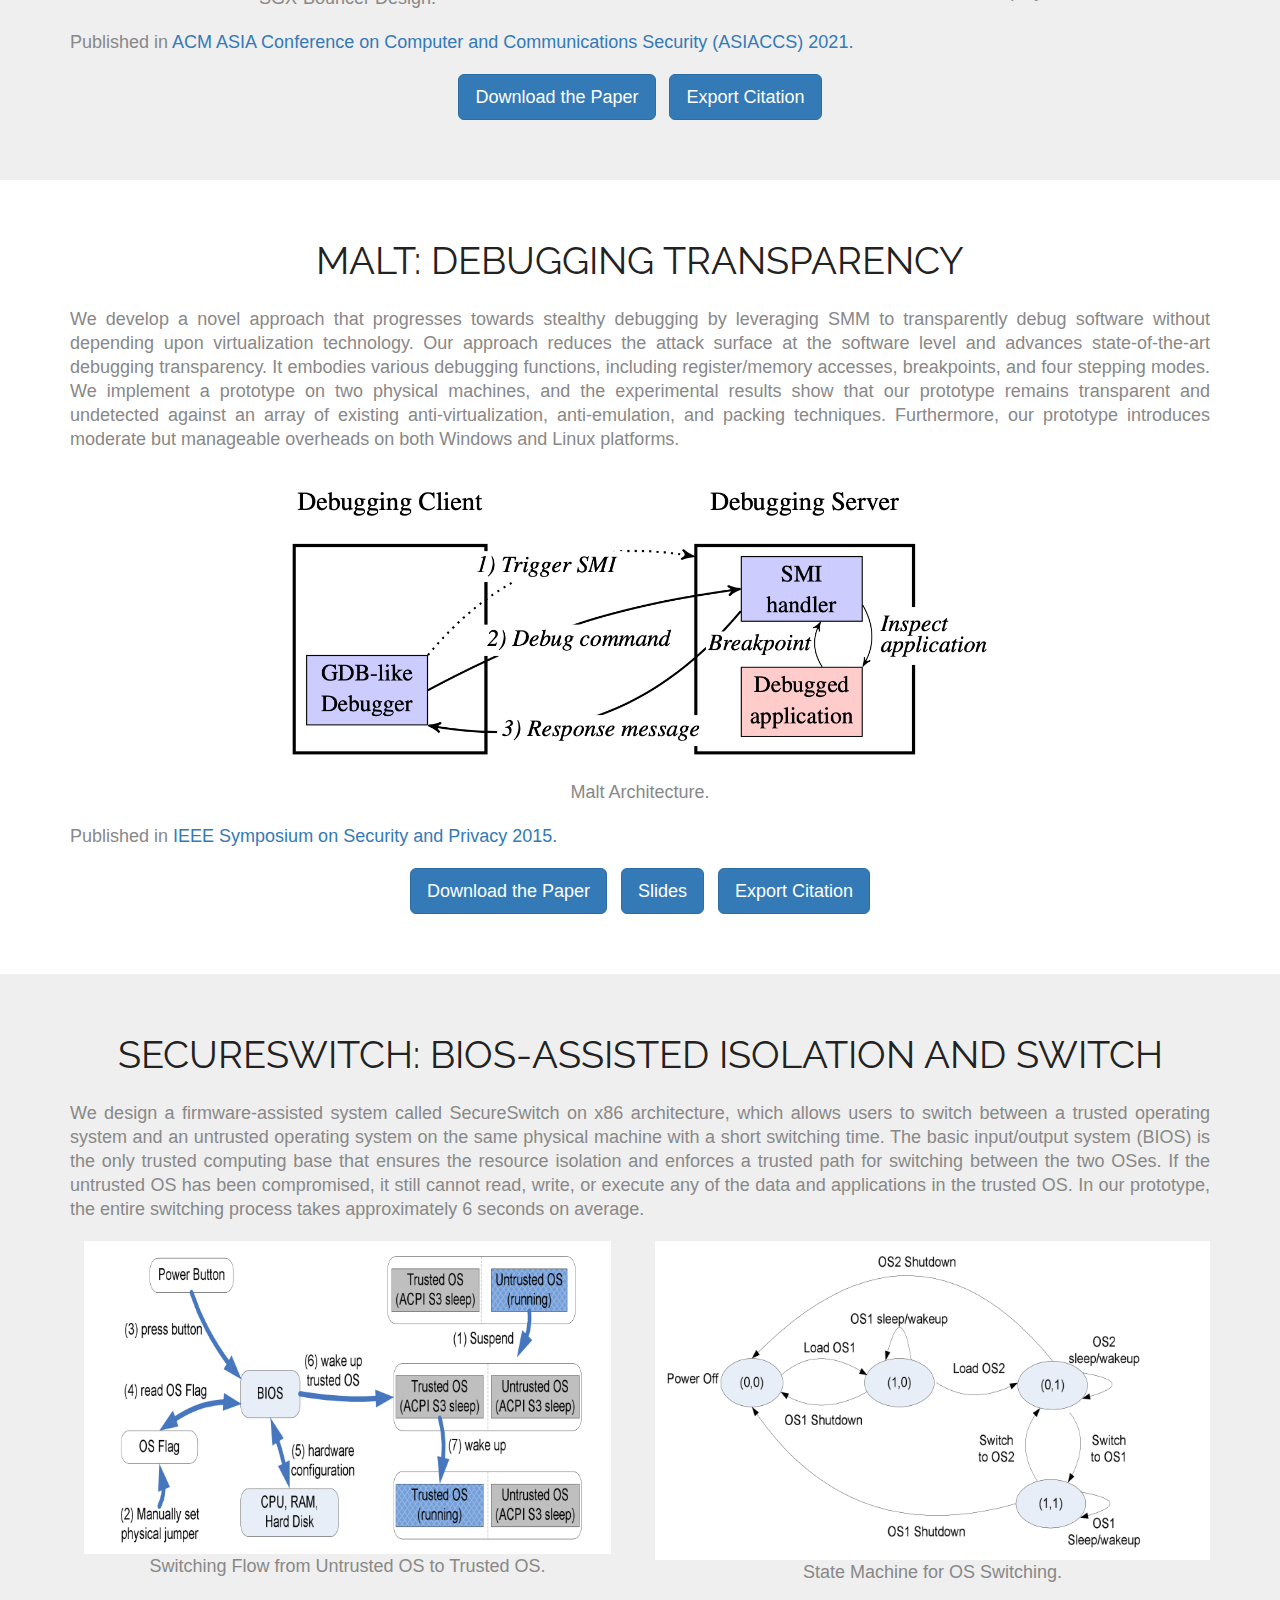
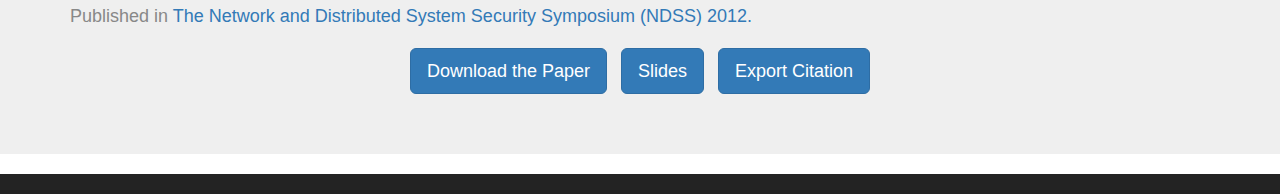
<file: research/trusted_computing.html>
<!doctype html>
<html>
<head>
<meta charset="utf-8">
<meta name="viewport" content="width=device-width, maximum-scale=1">
<meta name="description" content="SunLab at George Mason University focuses on the latest cybersecurity research and emerging threats">
<title>Sun Security Lab</title>
<link rel="icon" href="../img/sunlab-logo.png" type="image/png">
<link href="../css/bootstrap.min.css" rel="stylesheet" type="text/css">
<link href="../css/style.css" rel="stylesheet" type="text/css"> 
<link href="../css/font-awesome.css" rel="stylesheet" type="text/css"> 
<link href="../css/animate.css" rel="stylesheet" type="text/css">
 
<!--[if lt IE 9]>
    <script src="js/respond-1.1.0.min.js"></script>
    <script src="js/html5shiv.js"></script>
    <script src="js/html5element.js"></script>
<![endif]-->
 
</head>

<body>

<!--Header_section-->
<header id="header_wrapper">
  <div class="container">
    <div class="header_box">
      <div class="logo"><a href="../index.html"><img src="../img/sunlab_logo3.png" height="40" alt="logo"></a></div>
      <nav class="navbar" role="navigation">
	  <!--
        <div class="navbar-header">
          <button type="button" id="nav-toggle" class="navbar-toggle" data-toggle="collapse" data-target="#main-nav"> <span class="sr-only">Toggle navigation</span> <span class="icon-bar"></span> <span class="icon-bar"></span> <span class="icon-bar"></span> </button>
        </div>
	  -->
        <div id="main-nav" class="collapse navbar-collapse navStyle">
        <ul class="nav navbar-nav" id="mainNav">
          <li><a href="../index.html" class="scroll-link">Home</a></li>
          <li><a href="../index.html#aboutUs" class="scroll-link">About Us</a></li>
          <li class="dropdown">
		      <a class="data-toggle" data-toggle="dropdown" data-target="#" href="../index.html#research">Research<strong class="caret"></strong></a>
              <ul class="dropdown-menu">
              <li class="dropdown-item"><a href="#">Trustworthy Computing</a></li>
              <li class="dropdown-item"><a href="../research/mtd.html">Moving Target Defense</a></li>
              <li class="dropdown-item"><a href="../research/software_security.html">Software Security</a></li>
              <li class="dropdown-item"><a href="../research/container_security.html">Container Security</a></li>
              <li class="dropdown-item"><a href="../index.html#research">Mobile Phone Security</a></li>
              <li class="dropdown-item"><a href="../research/ai_security.html">AI Security</a></li>
              <li class="dropdown-header dropdown-item">Resources</li>
              <li class="dropdown-item"><a href="https://github.com/SunLab-GMU">GitHub</a></li>
            </ul>
          </li>
          <li><a href="../index.html#publication" class="scroll-link">Publication</a></li>
          <li><a href="../index.html#team" class="scroll-link">Team</a></li>  
          <li><a href="../index.html#sponsors" class="scroll-link">Sponsors</a></li>
          <li><a href="../index.html#contact" class="scroll-link">Contact</a></li>
        </ul>
        </div>
      </nav>
    </div>
  </div>
</header>
<!--Header_section--> 


<!--home-->
<section id="home" class="top_cont_outer">
  <div class="hero_wrapper">
    <div class="container">
      <div class="home">
        <div class="row">
          <div class="col-lg-7 col-sm-7">
            <div class="top_left_cont zoomIn wow animated">
              <h2>Trustworthy Computing</h2> 
              <p style="font-size:18px; text-align:justify;">We have developed hardware-assisted secure systems on both ARM and x86 architectures since 2010. A suite of secure mechanisms has been developed to achieve isolated computing environments and dependable introspection and debugging framework. First, we tackle the secure OS isolation problem without using a hypervisor or any mutable shared code. Instead, we rely on hardware security extensions integrated on both x86 and ARM processors to achieve isolated computing environments to protect secure sensitive code and data. Second, we leverage the System Management Mode (SMM) present in the popular x86 systems and the TrustZone extension in ARM-based systems to achieve both dependable software introspection and stealthy debugging, which is critical to ensure the integrity of software stack and perform effective malware analysis, respectively.<br>
                </p>
              <p style="font-size:18px; text-align:justify;">On ARM: 
                <a type="button" class="btn btn-success" style="background:transparent; border:1px solid #fff; font-size:18px;" href="#tc1">CITM Attack</a> 
				<a type="button" class="btn btn-success" style="background:transparent; border:1px solid #fff; font-size:18px;" href="#tc2">RustTEE</a> 
				<a type="button" class="btn btn-success" style="background:transparent; border:1px solid #fff; font-size:18px;" href="#tc3">CASE</a>  
				</p>
				<p style="font-size:18px; text-align:justify;">On X86: 
                <a type="button" class="btn btn-success" style="background:transparent; border:1px solid #fff; font-size:18px;" href="#tc861">SGX-Bouncer&nbsp;</a> 
				<a type="button" class="btn btn-success" style="background:transparent; border:1px solid #fff; font-size:18px;" href="#tc862">Malt&nbsp;</a> 
				<a type="button" class="btn btn-success" style="background:transparent; border:1px solid #fff; font-size:18px;" href="#tc863">SecureSwitch&nbsp;</a> 
				</p>
              <!--<a href="#modreplay" class="read_more2">Modulated Replay Attack</a>-->
			  <!--<a href="#sieve" class="read_more2">SIEVE system</a> -->
			</div>
          </div>
		  
          <div class="col-lg-5 col-sm-5">
		    <br /><br /><br /><br />
		    <div class="top_left_cont">
              <img src="img/trust.png"> </div>
			</div>
          </div>
        </div>
      </div>
    </div>
  </div>
</section>
<!--home--> 


<!--modreplay-->
<div class="container" id="tc1">
	<br /><br /><br />
	<h2>Cache-in-the-Middle (CITM) Attacks</h2>
	<p style="font-size:18px; text-align:justify">The traditional usage of ARM TrustZone has difficulty on solving the conflicts between the manufacturers that want to minimize the trusted computing base by constraining the installation of third- party applications in the secure world and the third-party applica- tion developers who prefer to have the freedom of installing their applications into the secure world. To address this issue, researchers propose to create Isolated Execution Environments (called IEEs) in the normal world to protect the security-sensitive applications. In this paper, we perform a systematic study on the IEE data protection models and the ARM cache attributes, and discover three cache- based attacks called CITM that can be leveraged to manipulate the sensitive data protected in IEEs. Specifically, due to the inefficient and incoherent security measures on the cache that maps to the IEE memory (i.e., memory designated for IEEs), attackers in the normal world may compromise the security of IEE data by manipu- lating the IEE memory during concurrent execution, bypassing the security measures enforced when a security-sensitive application is suspended or finished, or misusing the incomplete security mea- sures during IEE’s context switching processes. We conduct case studies of CITM attacks on three well-known IEE systems including SANCTUARY, Ginseng, and TrustICE to illustrate the feasibility to exploit them on real hardware testbeds. Finally, we analyze the root causes of the CITM attacks and propose a countermeasure to defeat them. The experimental results show that our defense scheme has a small overhead. </p>
	<br />
	<div class="row">
		<div class="col-lg-6 col-sm-6">
			<div style="text-align:center">
			<img src="img/citm-sanctuary.png" width="90%">
			</div>
			<p align="center" style="font-size:18px;">CITM Attack on SANCTUARY.</p>
		</div>
		<div class="col-lg-6 col-sm-6">
			<div style="text-align:center">
			<img src="img/citm-ginseng.png" width="90%">
			</div>
			<p align="center" style="font-size:18px;">CITM Attack on Ginseng.</p>
		</div>
	</div>
	<!--
	<br />
	<div style="text-align:center">
		<img src="img/uber_design.jpg" width="50%">
	</div>
	<br />
	<p align="center" style="font-size:18px;">Uber System Design</p>
	<br />
	<div style="text-align:center">
		<img src="img/uber_implementation.jpg" width="65%">
	</div>
	<br />
	<p align="center" style="font-size:18px;">Uber System Implementation</p>
	-->
	<br />
	<p style="font-size:18px; text-align:justify">Published in <a href="https://www.sigsac.org/ccs/CCS2020/">ACM Conference on Computer and Communications Security (CCS) 2020.</a></p>
	<br />
	<p align="center">
		<a class="btn btn-primary btn-lg" role="button" style="margin-right:10px;" href="https://csis.gmu.edu/ksun/publications/CITM_CCS20.pdf" target="_blank">Download the Paper</a>
		<a class="btn btn-primary btn-lg" role="button" style="margin-right:10px;" href="../research/material/citm-slides.pdf" target="_blank">Slides</a>
		<a class="btn btn-primary btn-lg" role="button" data-toggle="collapse" href="#bibtex_tc1" aria-expanded="false" aria-controls="bibtex">Export Citation</a>
	</p>
	<div class="collapse" style="margin-top: 1.5em;" align="left" id="bibtex_tc1" >
		<pre style="white-space: pre">
@inproceedings{wang2020citm,
  title={Cache-in-the-Middle(CITM) Attacks: Manipulating Sensitive Data in Isolated Execution Environments.},
  author={Wang, Jie and Sun, Kun and Lei, Lingguang and Wan, Shengye and Wang, Yuewu and Jing, Jiwu},
  booktitle={Proceedings of the 2020 ACM SIGSAC Conference on Computer and Communications Security (CCS)},
  location = {Virtual Event, USA},
  year={2020}
}
</pre>
	</div>
	<br /><br /><br />
</div>

	

<!--modreplay-->
<div style="background:#efefef;">
<div class="container" id="tc2">
	<br /><br /><br />
	<h2>RusTEE: Developing Memory-Safe ARM TrustZone Applications</h2>
	<p style="font-size:18px; text-align:justify">In the past decade, Trusted Execution Environment (TEE) provided by ARM TrustZone is becoming one of the primary techniques for enhancing the security of mobile devices. The isolation enforced by TrustZone can protect the trusted applications running in the TEE against malicious software in the untrusted rich execution environment (REE). However, TrustZone cannot completely prevent vulnerabilities in trusted applications residing in the TEE, which can then be used to attack other trusted applications or even the trusted OS. Previously, a number of memory corruption vulnerabilities have been reported on different TAs, which are written in memory-unsafe languages like C. Recently, various memory-safe programming languages have emerged to mitigate the prevalent memory corruption bugs. In this paper, we propose RusTEE, a trusted application mechanism that leverages Rust, a newly emerged memory-safe language, to enhance the security of TAs. Though the high-level idea is quite straight-forwarding, we resolve several challenges on adopting Rust in mobile TEEs. Specifically, since Rust currently does not support any TrustZone-assisted TEE systems, we extend the existing Rust compiler for providing such support. Also, we apply comprehensive security mechanisms to resolve two security issues of trusted applications, namely, securely invoking high-privileged system services and securely communicating with untrusted REE. We implement a prototype of RusTEE as the trusted applications’ SDK, which supports both emulator and real hardware devices. The experiment shows that RusTEE can compile applications with close-to-C performance on the evaluated platforms.</p>
	<br />
	<div style="text-align:center">
	<img src="img/rustee_arch.png" width="55%" height="55%">
	</div>
	<p align="center" style="font-size:18px;">RusTEE Architecture.</p>
	
	<!--
	<br />
	<div style="text-align:center">
		<img src="img/uber_design.jpg" width="50%">
	</div>
	<br />
	<p align="center" style="font-size:18px;">Uber System Design</p>
	<br />
	<div style="text-align:center">
		<img src="img/uber_implementation.jpg" width="65%">
	</div>
	<br />
	<p align="center" style="font-size:18px;">Uber System Implementation</p>
	-->
	<br />
	<p style="font-size:18px; text-align:justify">Published in <a href="https://infocom2016.ieee-infocom.org">Annual Computer Security Applications Conference (ACSAC) 2020.</a></p>
	<br />
	<p align="center">
	  <a class="btn btn-primary btn-lg" role="button" style="margin-right:10px;" href="https://csis.gmu.edu/ksun/publications/ACSAC20_RusTEE_2020.pdf" target="_blank">Download the Paper</a>
		<a class="btn btn-primary btn-lg" role="button" style="margin-right:10px;" href="../research/material/rustee-slides.pdf" target="_blank">Slides</a>
		<a class="btn btn-primary btn-lg" role="button" style="margin-right:10px;" href="https://github.com/SunLab-GMU/RusTEE-CompileTAinRust" target="_blank">Code</a>
		<a class="btn btn-primary btn-lg" role="button" data-toggle="collapse" href="#bibtex_tc2" aria-expanded="false" aria-controls="bibtex">Export Citation</a>
	</p>
	<div class="collapse" style="margin-top: 1.5em;" align="left" id="bibtex_tc2" >
		<pre style="white-space: pre">
@inproceedings{wan2020rustee,
  title={RusTEE: Developing Memory-Safe ARM TrustZone Applications},
  author={Wan, Shengye and Sun, Mingshen and Sun, Kun and Zhang, Ning and He, Xu},
  booktitle={Annual Computer Security Applications Conference},
  location = {Austin, USA},
  year={2020}
}
</pre>
	</div>
	<br /><br /><br />
</div>
	
	
<!--modreplay-->
<div style="background:#ffffff;">
<div class="container" id="tc3">
	<br /><br /><br />
	<h2>CaSE: Cache-Assisted Secure Execution</h2>
	<p style="font-size:18px; text-align:justify">TWe develop a cache-assisted secure execution mechanism called CaSE on ARM processors to defend against sophisticated attackers who can launch multi-vector attacks including software attacks and hardware memory disclosure attacks. CaSE utilizes TrustZone to create a cache based isolated execution environment, which can protect both sensitive code and data against the malicious mobile OS and the cold boot attacks. Since the encrypted secure application is loaded into the CPU cache and then decrypted within the processor, we can protect not only the sensitive data but also the code confidentiality against cold boot attacks. Moreover, we use the memory separation and the cache separation mechanism provided by TrustZone to protect the cached application against malicious mobile OS.</p>
	<br />
	<div style="text-align:center">
	<img src="img/case_arch.png" width="55%" height="45%">
	</div>
	<p align="center" style="font-size:18px;">CaSE Architecture.</p>
	<!--
	<br />
	<div style="text-align:center">
		<img src="img/uber_design.jpg" width="50%">
	</div>
	<br />
	<p align="center" style="font-size:18px;">Uber System Design</p>
	<br />
	<div style="text-align:center">
		<img src="img/uber_implementation.jpg" width="65%">
	</div>
	<br />
	<p align="center" style="font-size:18px;">Uber System Implementation</p>
	-->
	<br />
	<p style="font-size:18px; text-align:justify">Published in <a href="https://www.ieee-security.org/TC/SP2016/">IEEE Symposium on Security and Privacy 2016.</a></p>
	<br />
	<p align="center">
		<a class="btn btn-primary btn-lg" role="button" style="margin-right:10px;" href="https://csis.gmu.edu/ksun/publications/CaSE-sp2016.pdf" target="_blank">Download the Paper</a>
		<a class="btn btn-primary btn-lg" role="button" style="margin-right:10px;" href="../research/material/case-slides.pdf" target="_blank">Slides</a>
		<a class="btn btn-primary btn-lg" role="button" data-toggle="collapse" href="#bibtex_tc3" aria-expanded="false" aria-controls="bibtex">Export Citation</a>
	</p>
	<div class="collapse" style="margin-top: 1.5em;" align="left" id="bibtex_tc3" >
		<pre style="white-space: pre">
@inproceedings{zhang2016case,
  title={CaSE: Cache-Assisted Secure Execution on ARM Processors},
  author={Ning Zhang, Kun Sun, Wenjing Lou, and Tom Hou},
  booktitle={IEEE Symposium on Security and Privacy (SP)},
  year={2016}
}
</pre>
	</div>
	<br /><br /><br />
</div>
</div>
	
	
	
	
<!--modreplay-->
<div style="background:#efefef;">
<div class="container" id="tc861">
	<br /><br /><br />
	<h2>SGX-Bouncer: Detecting Malware in SGX Enclaves</h2>
	<p style="font-size:18px; text-align:justify">Intel software guard extensions (SGX) enables strong runtime confidentiality and integrity protection for programs and their data and has been adopted by commercial public clouds. Meanwhile, SGX may also be abused by attackers to shield their malicious behaviors in SGX enclaves. We perform a systematic study of SGX applications and formalize a comprehensive set of unwanted behaviors, including unwanted SGX development frameworks, suspicious interface behaviors, and unexpected memory access behaviors. Also, we develop a defense system that is capable of detecting various unwanted behaviors by analyzing the static binary code and runtime execution behaviors of SGX applications. &nbsp;</p>
	<br />
	<div class="row">
		<div class="col-lg-6 col-sm-6">
			<div style="text-align:center">
			<img src="img/sgxbouncer-arch.png" width="95%">
			</div>
			<p align="center" style="font-size:18px;">SGX-Bouncer Design.</p>
		</div>
		<div class="col-lg-6 col-sm-6">
			<div style="text-align:center">
			<img src="img/sgxbouncer-deployment.png" width="95%">
			</div>
			<p align="center" style="font-size:18px;">SGX-Bouncer Real-World Deployment.</p>
		</div>
	</div>
	<!--
	<br />
	<div style="text-align:center">
		<img src="img/uber_design.jpg" width="50%">
	</div>
	<br />
	<p align="center" style="font-size:18px;">Uber System Design</p>
	<br />
	<div style="text-align:center">
		<img src="img/uber_implementation.jpg" width="65%">
	</div>
	<br />
	<p align="center" style="font-size:18px;">Uber System Implementation</p>
	-->
	<br />
	<p style="font-size:18px; text-align:justify">Published in <a href="https://asiaccs2021.comp.polyu.edu.hk">ACM ASIA Conference on Computer and Communications Security (ASIACCS) 2021.</a></p>
	<br />
	<p align="center">
		<a class="btn btn-primary btn-lg" role="button" style="margin-right:10px;" href="https://csis.gmu.edu/ksun/publications/asiaccs21_sgxmalware.pdf" target="_blank">Download the Paper</a>
		<!--
		<a class="btn btn-primary btn-lg" role="button" style="margin-right:10px;" href="" target="_blank">Slides</a>
		<a class="btn btn-primary btn-lg" role="button" style="margin-right:10px;" href="" target="_blank">Code</a>
		-->
		<a class="btn btn-primary btn-lg" role="button" data-toggle="collapse" href="#bibtex_tc861" aria-expanded="false" aria-controls="bibtex">Export Citation</a>
	</p>
	<div class="collapse" style="margin-top: 1.5em;" align="left" id="bibtex_tc861" >
		<pre style="white-space: pre">
@inproceedings{zhang2021sgxbouncer,
  title={See through Walls: Detecting Malware in SGX Enclaves with SGX-Bouncer},
  author={Zeyu Zhang, Xiaoli Zhang, Qi Li, Kun Sun, Yinqian Zhang, SongSong Liu, Yukun Liu, and Xiaoning Li,},
  booktitle={ACM Asia Conference on Computer and Communications Security (ASIACCS)},
  year={2021}
}
</pre>
	</div>
	<br /><br /><br />
</div>

	

<!--modreplay-->
<div style="background:#ffffff;">
<div class="container" id="tc862">
	<br /><br /><br />
	<h2>MALT: Debugging Transparency</h2>
	<p style="font-size:18px; text-align:justify">We develop a novel approach that progresses towards stealthy debugging by leveraging SMM to transparently debug software without depending upon virtualization technology. Our approach reduces the attack surface at the software level and advances state-of-the-art debugging transparency. It embodies various debugging functions, including register/memory accesses, breakpoints, and four stepping modes. We implement a prototype on two physical machines, and the experimental results show that our prototype remains transparent and undetected against an array of existing anti-virtualization, anti-emulation, and packing techniques. Furthermore, our prototype introduces moderate but manageable overheads on both Windows and Linux platforms.</p>
	<br />
	<div style="text-align:center">
	<img src="img/malt_arch.png" width="65%">
	</div>
	<p align="center" style="font-size:18px;">Malt Architecture.</p>
	
	<!--
	<br />
	<div style="text-align:center">
		<img src="img/uber_design.jpg" width="50%">
	</div>
	<br />
	<p align="center" style="font-size:18px;">Uber System Design</p>
	<br />
	<div style="text-align:center">
		<img src="img/uber_implementation.jpg" width="65%">
	</div>
	<br />
	<p align="center" style="font-size:18px;">Uber System Implementation</p>
	-->
	<br />
	<p style="font-size:18px; text-align:justify">Published in <a href="https://www.ieee-security.org/TC/SP2015/">IEEE Symposium on Security and Privacy 2015.</a></p>
	<br />
	<p align="center">
		<a class="btn btn-primary btn-lg" role="button" style="margin-right:10px;" href="https://csis.gmu.edu/ksun/publications/Malt-sp2015.pdf" target="_blank">Download the Paper</a>
		<a class="btn btn-primary btn-lg" role="button" style="margin-right:10px;" href="../research/material/malt-slides.pdf" target="_blank">Slides</a>
		<a class="btn btn-primary btn-lg" role="button" data-toggle="collapse" href="#bibtex_tc862" aria-expanded="false" aria-controls="bibtex">Export Citation</a>
	</p>
	<div class="collapse" style="margin-top: 1.5em;" align="left" id="bibtex_tc862" >
		<pre style="white-space: pre">
@inproceedings{zhang2015malt,
  title={Using Hardware Features for Increased Debugging Transparency},
  author={Fengwei Zhang, Kevin Leach, Angelos Stavrou, Haining Wang, and Kun Sun},
  booktitle={IEEE Symposium on Security and Privacy},
  year={2015}
}
</pre>
	</div>
	<br /><br /><br />
</div>

<!--modreplay-->
<div style="background:#efefef;">
<div class="container" id="tc863">
	<br /><br /><br />
	<h2>SecureSwitch: BIOS-Assisted Isolation and Switch</h2>
	<p style="font-size:18px; text-align:justify">We design a firmware-assisted system called SecureSwitch on x86 architecture, which allows users to switch between a trusted operating system and an untrusted operating system on the same physical machine with a short switching time. The basic input/output system (BIOS) is the only trusted computing base that ensures the resource isolation and enforces a trusted path for switching between the two OSes. If the untrusted OS has been compromised, it still cannot read, write, or execute any of the data and applications in the trusted OS. In our prototype, the entire switching process takes approximately 6 seconds on average.</p>
	<br />
	<div class="row">
		<div class="col-lg-6 col-sm-6">
			<div style="text-align:center">
			<img src="img/secureswitch_switch.png" width="95%">
			</div>
			<p align="center" style="font-size:18px;">Switching Flow from Untrusted OS to Trusted OS.</p>
		</div>
		<div class="col-lg-6 col-sm-6">
			<div style="text-align:center">
			<img src="img/secureswitch-sm.png" width="100%">
			</div>
			<p align="center" style="font-size:18px;">State Machine for OS Switching.</p>
		</div>
	</div>
	<!--
	<br />
	<div style="text-align:center">
		<img src="img/uber_design.jpg" width="50%">
	</div>
	<br />
	<p align="center" style="font-size:18px;">Uber System Design</p>
	<br />
	<div style="text-align:center">
		<img src="img/uber_implementation.jpg" width="65%">
	</div>
	<br />
	<p align="center" style="font-size:18px;">Uber System Implementation</p>
	-->
	<br />
	<p style="font-size:18px; text-align:justify">Published in <a href="https://www.ndss-symposium.org/ndss2012/">The Network and Distributed System Security Symposium (NDSS) 2012.</a></p>
	<br />
	<p align="center">
		<a class="btn btn-primary btn-lg" role="button" style="margin-right:10px;" href="https://csis.gmu.edu/ksun/publications/SecureSwitch-ndss2012.pdf" target="_blank">Download the Paper</a>
		<a class="btn btn-primary btn-lg" role="button" style="margin-right:10px;" href="../research/material/secureswitch-slides.pdf" target="_blank">Slides</a>
		<a class="btn btn-primary btn-lg" role="button" data-toggle="collapse" href="#bibtex_tc863" aria-expanded="false" aria-controls="bibtex">Export Citation</a>
	</p>
	<div class="collapse" style="margin-top: 1.5em;" align="left" id="bibtex_tc863" >
		<pre style="white-space: pre">
@inproceedings{sun2012secureswitch,
  title={SecureSwitch: BIOS-Assisted Isolation and Switch between Trusted and Untrusted Commodity OSes},
  author={Kun Sun, Jiang Wang, Fengwei Zhang, and Angelos Stavrou},
  booktitle={Annual Network & Distributed System Security Symposium (NDSS)},
  year={2012}
}
</pre>
	</div>
	<br /><br /><br />
</div>	
	
</div>
	
	
	

<!-- Team -->
<!--<div style="background:#efefef;">-->
<div class="container" id="group"><br />
<!--
	<p style="font-size:18px; text-align:justify; color:#222"><strong>External Collaborators:</strong></p>
	<p style="font-size:18px; text-align:justify; color:#666"><a href="#" target="_blank">XXX XXX</a> (XXX, XXX University)</p>
	<br />
	--></div>
<!--</div>-->


<!--Footer-->
<footer class="footer_wrapper" id="ack">
&nbsp; </footer>


<script type="text/javascript" src="../js/jquery-1.12.4.min.js"></script>
<script type="text/javascript" src="../js/bootstrap.min.js"></script>
<script type="text/javascript" src="../js/jquery-scrolltofixed.js"></script>
<script type="text/javascript" src="../js/jquery.nav.js"></script> 
<script type="text/javascript" src="../js/jquery.easing.1.3.js"></script>
<script type="text/javascript" src="../js/jquery.isotope.js"></script>
<script type="text/javascript" src="../js/wow.js"></script> 
<script type="text/javascript" src="../js/custom.js"></script>
<script>
  $(document).ready(function(){
    $('.dropdown-submenu a.submenu').on("click", function(e){
      $(this).next('ul').toggle();
      e.stopPropagation();
      e.preventDefault();
    });
  });
  </script>

</body>
</html>
</file>
<file: style.css>
body {
	margin: 0;
	padding: 0;
	background: #1B120B;
	font-family: Arial, Helvetica, sans-serif;
	font-size: 12px;
	color: #787878;
}

h1, h2, h3 {
	margin: 0;
	padding: 0;
	font-family: Georgia, "Times New Roman", Times, serif;
	font-weight: normal;
	color: #181818;
}

h1 {
	font-size: 2em;
}

h2 {
	font-size: 1.8em;
}

h3 {
	font-size: 1.6em;
}

p, ul, ol {
	margin-top: 0;
	line-height: 180%;
}

ul, ol {
}

a {
	text-decoration: none;
	color: #B94E0E;
}

a:hover {
}

#wrapper {
	margin: 0 auto;
	padding: 0;
	background: url(images/img05.jpg) repeat-x left top;
}

/* Header */

#header-wrapper {
}


#header {
	width: 960px;
	height: 240px;
	margin: 0 auto;
	background: url(images/img02.jpg) no-repeat left top;
}

/* Logo */

#logo {
	float: left;
	height: 240px;
	margin: 0;
	padding: 0px;
	color: #FFFFFF;
}

#logo h1, #logo p {
	margin: 0;
	padding: 0;
}

#logo h1 {
	float: left;
	padding-left: 25px;
	letter-spacing: -1px;
	text-transform: lowercase;
	font-size: 2.6em;
}

#logo p {
	float: left;
	margin: 0;
	padding: 12px 0 0 10px;
	font: normal 14px Georgia, "Times New Roman", Times, serif;
	font-style: italic;
} 

#logo a {
	border: none;
	background: none;
	text-decoration: none;
	color: #FFFFFF;
}

/* Search */

#search {
	float: right;
	width: 279px;
	height: 110px;
	padding: 0;
}

#search form {
	height: 41px;
	margin: 0;
	padding: 10px 0 0 30px;
}

#search fieldset {
	margin: 0;
	padding: 0;
	border: none;
}

#search-text {
	width: 195px;
	padding: 6px 10px;
	border: 1px #4C4842 solid;
	background: none;
	text-transform: lowercase;
	font: normal 11px Arial, Helvetica, sans-serif;
	color: #808080;
}

#search-submit {
	display: none;
}

/* Menu */

#menu {
	width: 960px;
	height: 40px;
	margin: 0 auto;
	padding: 0;
	background: url(images/img03.jpg) repeat-x left top;
}

#menu ul {
	margin: 0;
	padding: 0px 0px 0px 25px;
	list-style: none;
	line-height: normal;
}

#menu li {
	float:left;
}

#menu a {
	display: block;
	height: 18px;
	margin-right: 3px;
    float:left;
	padding: 12px 40px 0px 40px;
	background: url(images/img06.jpg) no-repeat right 10px;
	text-decoration: none;
	font-family: Arial, Helvetica, sans-serif;
	font-size: 12px;
	font-weight: normal;
	color: #FFFFFF;
	border: none;
}

#menu a:hover, #menu .current_page_item a {
}

#menu .current_page_item a {
	padding-left: 0;
}

#menu a:hover {
	text-decoration: underline;
}

/* Page */

#page {
	width: 960px;
	margin: 0 auto;
	padding: 0;
	background: url("images/img04.jpg") repeat-y left top;
}

#page-bgtop {
}

#page-bgbtm {
	padding: 30px 20px 0px 20px;
}

/* Content */

#content {
	float: left;
	width: 920px;
	padding: 0;
}

.post {
}

.post .title {
	height: 38px;
	padding: 12px 0 0 20px;
	letter-spacing: -.5px;
	color: #181818;
}

.post .title a {
	color: #181818;
	border: none;
}

.post .meta {
	margin-top: -10px;
	padding-bottom: 5px;
	padding-left: 20px;
	text-align: left;
	font-family: Arial, Helvetica, sans-serif;
	font-size: 11px;
	font-style: italic;
}

.post .meta a {
}

.post .entry {
	text-align: justify;
	margin-bottom: 25px;
	padding: 30px 20px 10px 20px;
}

.links {
	display: block;
	width: 130px;
	margin: 20px 0px;
	padding: 5px;
	background: #A03128;
	border-left: 20px solid #1B120B;
	text-align: center;
	text-transform: uppercase;
	font-size: 10px;
	color: #FFFFFF;
}

/* Sidebar */

#sidebar {
	float: right;
	width: 25px;
	padding: 10px 0px 0px 0px;
	color: #787878;
}

#sidebar ul {
	margin: 0;
	padding: 0;
	list-style: none;
}

#sidebar li {
	margin: 0;
	padding: 0;
}

#sidebar li ul {
	margin: 0px 15px;
	padding-bottom: 30px;
}

#sidebar li li {
	line-height: 35px;
	border-bottom: 1px dashed #D1D1D1;
	padding-left: 15px;
}

#sidebar li li span {
	display: block;
	margin-top: -20px;
	padding: 0;
	font-size: 11px;
	font-style: italic;
}

#sidebar h2 {
	height: 38px;
	padding: 12px 0 0 15px;
	letter-spacing: -.5px;
	color: #181818;
}

#sidebar p {
	margin: 0 0px;
	padding: 0px 20px 20px 20px;
	text-align: justify;
}

#sidebar a {
	border: none;
	color: #B94E0E;
}

#sidebar a:hover {
	text-decoration: underline;
}

/* Calendar */

#calendar {
}

#calendar_wrap {
	padding: 20px;
}

#calendar table {
	width: 100%;
}

#calendar tbody td {
	text-align: center;
}

#calendar #next {
	text-align: right;
}

/* Footer */

#footer-wrapper {
	width: 100%;
	background: #231202;
}

#footer {
	width: 960px;
	height: 100px;
	margin: 0 auto;
	padding: 0px 0 15px 0;
	background: url(images/img01.jpg) repeat-x left top;
	font-family: Arial, Helvetica, sans-serif;
}

#footer p {
	margin: 0;
	padding-top: 40px;
	line-height: normal;
	font-size: 9px;
	text-transform: uppercase;
	text-align: center;
	color: #D78983;
}

#footer a {
	color: #FFDBD9;
}
</file>
<file: css/style.css>
/*
Author URI: http://webthemez.com/
Note: 
Licence under Creative Commons Attribution 3.0 
Do not remove the back-link in this web template 
-------------------------------------------------------*/

@charset "utf-8";
@import url(http://fonts.googleapis.com/css?family=Raleway:800,700,400);
@import url(http://fonts.googleapis.com/css?family=Signika:400,600);

/* Reset
---------------------------------*/
ul {
  list-style: none;
}

.figure {
  margin: 0px;
}

img {
  max-width: 100%;
}

a,
a:hover,
a:active {
  outline: 0px !important;
}
.clear {
  clear: both;
  display: block;
  overflow: hidden;
  visibility: hidden;
  width: 0;
  height: 0;
}
.clearfix:before,
.clearfix:after {
  content: "\0020";
  display: block;
  overflow: hidden;
  visibility: hidden;
  width: 0;
  height: 0;
}

.clearfix:after {
  clear: both;
}

/* Styles
---------------------------------*/
body {
  background: #fff;
  font-family: "Open Sans", sans-serif;
  font-size: 14px;
  font-weight: normal;
  color: #888888;
  margin: 0;
}

h2 {
  font-size: 38px;
  color: #222222;
  font-family: "Raleway", sans-serif;
  font-weight: normal;
  margin: 0px 0 25px 0;
  text-align: center;
  text-transform: uppercase;
}

h3 {
  font-family: "Open Sans", sans-serif;
  font-weight: 600;
  color: #222222;
  font-size: 18px;
  margin: 0 0 5px 0;
}

h6 {
  font-size: 16px;
  color: #888888;
  font-family: "Open Sans", sans-serif;
  font-weight: 400;
  text-align: center;
  margin: 0 0 60px 0;
}

p {
  line-height: 24px;
  margin: 0;
}

.lead {
  margin-bottom: 20px;
  font-size: 16px;
  font-weight: 200;
  line-height: 1.4;
}

/* Header Styles
---------------------------------*/

#header_wrapper {
  background: #f9f8f6;
  padding: 20px 0px;
}

.header_box {
  position: relative;
}

.logo {
  float: left;
  margin-top: 0px;
  position: relative;
  z-index: 2;
}

.res-nav_click {
  display: none;
}

/* Nav Styles
---------------------------------*/
.navbar-inverse {
  background-color: transparent;
  border-color: transparent;
}

.navbar {
  border: 0px solid #fff;
  min-height: 40px;
  margin-bottom: 0px;
}

.navbar-inverse .navbar-nav > li > a {
  color: #222;
}

.navStyle {
  float: right;
}

.navStyle ul {
  list-style: none;
  padding: 0px;
}

.navStyle ul li {
  display: inline-block;
  margin: 0 5px;
}

.navStyle ul li:first-child {
  margin: 0px;
}

.navStyle ul li:last-child {
  margin: 0 0 0 23px;
}

.navStyle ul li a {
  display: block;
  font-size: 14px;
  color: #222222;
  font-family: "Raleway", sans-serif;
  text-decoration: none;
  text-transform: uppercase;
  font-weight: 600;
  transition: all 0.2s ease-in-out;
  -moz-transition: all 0.2s ease-in-out;
  -webkit-transition: all 0.2s ease-in-out;
}

.navStyle ul li a:hover {
  color: #035b31;
}

.navStyle > li > a:hover,
.nav > li > a:focus {
  text-decoration: none;
  color: #035b31;
  background-color: transparent;
}

.navbar-inverse .navbar-nav > li > a:hover,
.navbar-inverse .navbar-nav > li > a:focus {
  color: #035b31;
  background-color: transparent;
}

.navbar-inverse .navbar-nav > .active > a,
.navbar-inverse .navbar-nav > .active > a:hover,
.navbar-inverse .navbar-nav > .active > a:focus {
  color: #035b31;
  background-color: transparent;
}

.navStyle > li.active > a,
.navStyle > li.active > a:hover {
  text-decoration: none;
  color: #035b31;
  background-color: transparent;
}

.borderLeft {
  border-left: 1px solid #dadada;
}

.borderTop {
  margin-top: 30px;
  border-top: 1px solid #dadada;
}

.mrgTop {
  margin-top: 30px;
}
/* Top_content
---------------------------------*/

.top_cont_outer {
  background: #035b31;
  position: relative;
}

.home {
  position: relative;
  padding-top: 50px;
}

.white_pad {
  position: relative;
  right: 0px;
  bottom: 0px;
}

.white_pad img {
  position: absolute;
  right: 0px;
  bottom: 0px;
}

.top_left_cont {
  padding: 110px 0;
}

.top_left_cont h3 {
  font-size: 16px;
  color: #f56eab;
  margin: 0 0 20px 0;
  text-align: left;
  font-weight: 700;
}

.top_left_cont h2 {
  font-size: 40px;
  color: #fff;
  line-height: 52px;
  margin: 0 0 26px 0;
  font-family: "Raleway", sans-serif;
  text-align: left;
}

.top_left_cont h2 strong {
  font-weight: 700;
}

.top_left_cont p {
  font-size: 16px;
  color: #ffffff;
  margin: 0 0 30px 0;
  line-height: 26px;
}

a.read_more2 {
  font-family: "Raleway", sans-serif;
  display: block;
  font-size: 16px;
  width: 178px;
  height: 46px;
  line-height: 46px;
  border-radius: 3px;
  text-align: center;
  text-transform: uppercase;
  font-weight: 600;
  transition: all 0.2s ease-in-out;
  -moz-transition: all 0.2s ease-in-out;
  -webkit-transition: all 0.2s ease-in-out;
  background: transparent;
  color: #fff;
  border: 1px solid #fff;
}

a.read_more2:hover {
  background: #fff;
  color: #035b31;
  border: 1px solid #fff;
}

/* research
---------------------------------*/

#research {
  padding: 60px 0px;
  background: #efefef;
}

.research_wrapper {
  padding: 40px 0 40px;
}

.research_section {
}

.research_block {
  text-align: center;
  padding-left: 15px;
  padding-right: 15px;
}

.research_icon {
  border: 2px solid #035b31;
  border-radius: 50%;
  width: 90px;
  height: 90px;
  margin: 0px auto 25px;
}

.research_icon.icon2 {
  border: 2px solid #035b31;
}

.research_icon.icon3 {
  border: 2px solid #035b31;
}

.research_icon span {
  background: transparent;
  border-radius: 50%;
  display: block;
  height: 100%;
  width: 100%;
}

.research_icon i {
  color: #035b31;
  font-size: 40px;
  margin-top: 0;
  position: relative;
  top: 20px;
  z-index: 20;
}

.research_block h3 {
  font-family: "Raleway", sans-serif;
  font-weight: 600;
  font-size: 18px;
  color: #111111;
  margin: 35px 0 18px;
}

.research_block p {
  font-size: 16px;
  color: #888888;
  margin: 0px;
  display: block;
  margin-block-start: 1em;
  margin-block-end: 1em;
  margin-inline-start: 0px;
  margin-inline-end: 0px;
}

.research-feature img {
  height: 150px;
}

/* Latest Work
---------------------------------*/

#work_outer {
  background: #f9f9f9;
  padding: 70px 0px;
  position: relative;
}

.work_pic {
  position: absolute;
  right: 0;
  top: 25%;
  width: 50%;
}

.inner_section {
  padding: 60px 0 20px;
}

.research-list {
  padding: 0 0 0 0;
  font-size: 14px;
  margin-bottom: 40px;
}

.research-list-col1 {
  float: left;
  width: 60px;
  text-align: center;
}

.research-list-col1 i {
  display: ;
  color: #888;
  font-size: 19px;
  font-style: normal;
  line-height: 20px;
}

.research-list-col2 {
  overflow: hidden;
}

.page_section.alabaster {
  background: #fafafa;
}

.work_bottom {
  padding: 20px 0 0 0px;
}

.work_bottom span {
  font-size: 18px;
  color: #333333;
  display: block;
  margin: 0 0 20px 0;
}

a.contact_btn {
  background: #fff;
  text-transform: uppercase;
  display: block;
  width: 176px;
  height: 49px;
  text-align: center;
  line-height: 49px;
  font-size: 16px;
  color: #035b31;
  border-radius: 3px;
  font-family: "Raleway", sans-serif;
  font-weight: 600;
  border: 2px solid #035b31;
  transition: all 0.2s ease-in-out;
  -moz-transition: all 0.2s ease-in-out;
  -webkit-transition: all 0.2s ease-in-out;
}

a.contact_btn:hover {
  background: #035b31;
  color: #fff;
}

.input-text {
  background: transparent;
}

/* publication
---------------------------------*/

#publication {
  padding: 60px 0px;
}

.publication-nav {
  padding: 0;
  margin: 0 0 45px 0;
  list-style: none;
  text-align: center;
}

.publication-nav li {
  margin: 0 10px;
  display: inline;
}

.publication-nav li a {
  display: inline-block;
  padding: 10px 22px;
  font-size: 12px;
  line-height: 20px;
  color: #222222;
  border-radius: 4px;
  text-transform: uppercase;
  background: #f7f7f7;
  margin-bottom: 5px;
  transition: all 0.3s ease-in-out;
  -moz-transition: all 0.3s ease-in-out;
  -webkit-transition: all 0.3s ease-in-out;
}

.publication-nav li a:hover {
  background: #035b31;
  color: #fff;
  text-decoration: none;
}

.publicationContainer {
  margin: 0 auto;
  padding-left: 15px;
  width: auto !important;
}

.publication-box {
  text-align: center;
  width: 350px;
  overflow: hidden;
  float: left;
  padding: 12px 0px;
}

.publication-box img {
  transition: all 0.3s ease-in-out;
  -moz-transition: all 0.3s ease-in-out;
  -webkit-transition: all 0.3s ease-in-out;
}

.publication-box img:hover {
  opacity: 0.6;
}

.publication-nav li a.current {
  background: #035b31;
  color: #fff;
  text-decoration: none;
}

img {
  max-width: 100%;
}

/* no transition on .isotope container */

.isotope .isotope-item {
  /* change duration value to whatever you like */
  -webkit-transition-duration: 0.6s;
  -moz-transition-duration: 0.6s;
  transition-duration: 0.6s;
}

.isotope .isotope-item {
  -webkit-transition-property: -webkit-transform, opacity;
  -moz-transition-property: -moz-transform, opacity;
  transition-property: transform, opacity;
}

.page_section.paddind {
  padding-bottom: 60px;
}

/* Happy sponsors
---------------------------------*/

#sponsors {
  padding: 60px 0px;
}

.sponsor_area {
  width: 100%;
  margin: 0px auto;
}

.sponsor_section {
  padding: 35px 0 0 0;
}

.sponsor_section.btm {
  padding: 20px 0 0 0;
}

.sponsor_profile {
  float: left;
  text-align: center;
}

.sponsor_profile.flt {
  float: right;
}

.sponsor_profile_pic {
  border-radius: 50%;
  border: 2px solid #f5f5f5;
  margin: 0 0 15px 0;
  width: 220px;
  height: 220px;
}

.sponsor_profile_pic img {
  border-radius: 50%;
  border: 3px solid #f5f5f5;
}

.sponsor_profile h3 {
  font-size: 18px;
  color: #49b5e7;
  margin: 0 0 0 0;
}

.sponsor_profile span {
  display: block;
  font-size: 16px;
  color: #888888;
}

/* sponsors
---------------------------------*/

.sponsor_logos {
  background: #035b31;
  padding: 60px 0;
  margin-top: 60px;
}

.sponsor_logos ul {
  padding: 0;
  margin: 0;
  list-style: none;
  text-align: center;
}

.sponsor_logos ul li {
  display: inline;
  margin: 20px;
}
.sponsor_logos img {
  height: 75px;
}
@media (max-width: 576px) {
  .sponsor_logos ul li {
    display: block;
    margin: 24px;
  }
  .sponsor_logos img {
    height: 100px;
  }
}

.sponsor_logos ul a {
  display: inline-block;
  margin: 0 20px;
}

.page_section.team {
  padding: 60px 0;
  background: #efefef;
}

.page_section.team h6 {
  margin-bottom: 40px;
}

/* Team
---------------------------------*/
.team_section {
  max-width: 100%;
  margin: 0 auto;
}

.team_area {
  width: 20%;
  /*margin-right: 3.82979%;*/
  overflow: hidden;
  text-align: center;
  float: left;
}
@media (max-width: 576px) {
  .team_area {
    width: 99%;
  }
}

.team_area span {
  margin-bottom: 24px;
  display: block;
}

.team_area:nth-of-type(3n + 0) {
  margin: 0;
}

.team_box {
  width: auto;
  height: auto;
  position: relative;
  border-radius: 50%;
  margin: 7px 7px 25px 7px;
}

.team_box_shadow {
  transition: all 0.3s ease-in-out;
  -moz-transition: all 0.3s ease-in-out;
  -webkit-transition: all 0.3s ease-in-out;
  position: absolute;
  width: 100%;
  height: 26%;
  z-index: 10;
  bottom: 0px;
}

.team_box_shadow a {
  display: block;
  width: 100%;
  height: 100%;
  border-bottom: 0px solid #035b31;
}

.team_box:hover .team_box_shadow {
  box-shadow: inset 0px 0px 0px 148px rgba(17, 17, 17, 0.8);
}

.team_box:hover ul {
  display: block;
  opacity: 1;
}

.team_box img {
  display: block;
  /*border-radius: 0%;*/
  margin: 0 auto;
  height: 150px;
  position: relative;
  overflow: hidden;
}

.team_box ul {
  display: block;
  opacity: 0;
  padding: 0;
  margin: 0;
  list-style: none;
  position: absolute;
  left: 0;
  top: 86%;
  width: 100%;
  text-align: center;
  margin-top: -14px;
  z-index: 15;
  transition: all 0.6s ease-in-out;
  -moz-transition: all 0.6s ease-in-out;
  -webkit-transition: all 0.6s ease-in-out;
}

.team_box ul li {
  display: inline;
  margin: 0 11px;
}

.team_box ul li a {
  display: inline-block;
  font-size: 28px;
  color: #fff;
  transition: all 0.3s ease-in-out;
  -moz-transition: all 0.3s ease-in-out;
  -webkit-transition: all 0.3s ease-in-out;
}

.team_box ul li a:hover,
.team_box ul li a:focus {
  text-decoration: none;
}

.team_box ul li a.fa-twitter:hover {
  color: #55acee;
}

.team_box ul li a.fa-linkedin:hover {
  color: #3b5998;
}

.team_box ul li a.fa-pinterest:hover {
  color: #cb2026;
}

.team_box ul li a.fa-link:hover {
  color: #035b31;
}

#aboutUs {
  padding: 60px 0;
}

/* Acknowledgement
---------------------------------*/
.page_section.ack {
  padding: 50px 0 0px;
}

.ack_section {
  margin: 0 0 60px 0;
}

.ack_section h2 {
  font-size: 40px;
  color: #ffffff;
  margin: 0 0 50px 0;
  text-transform: uppercase;
}

.ack_section p {
  font-size: 16px;
}

/* Contact
---------------------------------*/
.page_section.contact {
  padding: 90px 0 100px;
}

.contact_section {
  margin: 0 0 60px 0;
}

.contact_section h2 {
  font-size: 40px;
  color: #ffffff;
  margin: 0 0 50px 0;
  text-transform: uppercase;
}

.contact_block {
  text-align: center;
}

.contact_block_icon {
  border-radius: 50%;
  height: 85px;
  width: 85px;
  margin: 0px auto 20px;
}

.contact_block_icon.icon2 {
  border-color: #035b31;
}

.contact_block_icon.icon3 {
  border-color: #49b5e7;
}

.contact_block_icon span {
  background: none repeat scroll 0 0 #f56eab;
  border: 5px solid #fff;
  border-radius: 50%;
  display: block;
  height: 100%;
  width: 100%;
}

.contact_block_icon.icon2 {
  border-color: #035b31;
}

.contact_block_icon.icon2 span {
  background: #035b31;
}

.contact_block_icon.icon3 {
  border-color: #49b5e7;
}

.contact_block_icon.icon3 span {
  background: #49b5e7;
}

.contact_block_icon i {
  color: #fff;
  font-size: 36px;
  margin-top: 0;
  position: relative;
  top: 26px;
  z-index: 20;
}

.contact_block span {
  display: block;
  font-size: 16px;
  color: #ffffff;
  line-height: 20px;
}

.contact_block span a {
  display: block;
  font-size: 16px;
  color: #ffffff;
  line-height: 20px;
}

.contact_info {
  font-size: 15px;
  margin: 0 0 0 20px;
  padding-left: 0;
}

.contact_info h3 {
  font-size: 24px;
  font-weight: 600;
  margin: 0 0 30px;
  color: #fff;
}

.contact_info p {
  line-height: 28px;
  display: block;
  font-size: 16px;
  color: #ffffff;
  margin: 0 0 30px;
}

.social_links {
  padding: 0;
  margin: 0;
  display: block;
  overflow: hidden;
  list-style: none;
}

.social_links li {
  float: left;
  margin-right: 4px;
}

.social_links li a {
  display: block;
  width: 50px;
  height: 50px;
  text-align: center;
  line-height: 50px;
  font-size: 25px;
  color: #fff;
}

.social_links li a:hover,
.social_links li a:focus {
  text-decoration: none;
  border-radius: 80px;
}

.twitter a:hover {
  color: #55acee;
}

.facebook a:hover {
  color: #3b5998;
}

.pinterest a:hover {
  color: #cb2026;
}

.gplus a:hover {
  color: #dd4b39;
}

.form {
  margin: 0 66px 0 30px;
}

.input-text {
  padding: 15px 16px;
  border: 1px solid #ccc;
  width: 100%;
  height: 50px;
  display: block;
  border-radius: 4px;
  font-size: 15px;
  color: #aaa;
  margin: 0 0 15px 0;
  transition: all 0.3s ease-in-out;
  -moz-transition: all 0.3s ease-in-out;
  -webkit-transition: all 0.3s ease-in-out;
}

.input-text:focus {
  border: 1px solid #fff;
  outline: 0;
  -webkit-box-shadow: inset 0 1px 1px rgba(0, 0, 0, 0.075),
    0 0 8px rgba(124, 197, 118, 0.3);
  -moz-box-shadow: inset 0 1px 1px rgba(0, 0, 0, 0.075),
    0 0 8px rgba(124, 197, 118, 0.3);
  box-shadow: inset 0 1px 1px rgba(0, 0, 0, 0.075),
    0 0 8px rgba(124, 197, 118, 0.3);
}

.input-text.text-area {
  height: 230px;
  resize: none;
  overflow: auto;
}

.input-btn {
  width: 175px;
  height: 50px;
  letter-spacing: 0px;
  background: #035b31;
  border-radius: 3px;
  color: #ffffff;
  font-size: 16px;
  text-transform: uppercase;
  font-weight: 600;
  border: 0px;
  transition: all 0.3s ease-in-out;
  -moz-transition: all 0.3s ease-in-out;
  -webkit-transition: all 0.3s ease-in-out;
}

.input-btn:hover {
  background: #fff;
  color: #222;
}

/* Footer
---------------------------------*/

.footer_wrapper {
  background: #232323;
}

.footer_bottom {
  border-top: 1px solid #3c3a3a;
  padding: 25px 0;
}

.footer_bottom span {
  display: block;
  font-size: 14px;
  color: #cccccc;
  text-align: center;
}

.footer_bottom span a {
  display: inline-block;
  color: #035b31;
  font-size: 16px;
  transition: all 0.3s ease-in-out;
  -moz-transition: all 0.3s ease-in-out;
  -webkit-transition: all 0.3s ease-in-out;
}

.footer_bottom span a:hover {
  color: #fff;
}

/* Animation Timers
---------------------------------*/
.delay-02s {
  animation-delay: 0.2s;
  -webkit-animation-delay: 0.2s;
}

.delay-03s {
  animation-delay: 0.3s;
  -webkit-animation-delay: 0.3s;
}

.delay-04s {
  animation-delay: 0.4s;
  -webkit-animation-delay: 0.4s;
}

.delay-05s {
  animation-delay: 0.5s;
  -webkit-animation-delay: 0.5s;
}

.delay-06s {
  animation-delay: 0.6s;
  -webkit-animation-delay: 0.6s;
}

.delay-07s {
  animation-delay: 0.7s;
  -webkit-animation-delay: 0.7s;
}

.delay-08s {
  animation-delay: 0.8s;
  -webkit-animation-delay: 0.8s;
}

.delay-09s {
  animation-delay: 0.9s;
  -webkit-animation-delay: 0.9s;
}

.delay-1s {
  animation-delay: 1s;
  -webkit-animation-delay: 1s;
}

.delay-12s {
  animation-delay: 1.2s;
  -webkit-animation-delay: 1.2s;
}

/*new_profolio*/

/* publication */

.container.publication_title {
  padding-bottom: 0px;
}

#publication {
  padding: 60px 0 40px;
}

/* publication Filters */

#filters {
  margin-top: 10px;
  margin-bottom: 40px;
  text-align: center;
  display: block;
  float: none;
  z-index: 2;
  position: relative;
}

#filters ul li {
  display: inline-block;
  margin: 0 5px;
}

#filters ul li a {
  display: block;
}

#filters ul li a h5 {
  background: none repeat scroll 0 0 #f7f7f7;
  border-radius: 4px;
  display: inline-block;

  font-size: 12px;
  line-height: 20px;
  margin-bottom: 5px;
  padding: 10px 22px;
  text-transform: uppercase;
  transition: all 0.3s ease-in-out 0s;
  background: #fff;
  border: #c2c2c2 solid 1px;
  color: #7c7c7c;
}

#filters ul li a:hover h5,
#filters ul li a.active h5 {
  background: #fff;
  color: #035b31;
  text-decoration: none;
  border: #035b31 solid 1px;
}

.section-title h2 {
  color: #222222;
  font-family: "Raleway", sans-serif;
  font-size: 34px;
  letter-spacing: -1px;
  margin: 0 0 15px;
  text-align: center;
  text-transform: uppercase;
}

.section-title span {
  display: block;
  color: #888888;
  font-family: "Open Sans", sans-serif;
  font-size: 16px;
  font-weight: 400;
  margin: 0 0 60px;
  text-align: center;
}

/* publication Items */

#publication_wrapper {
  padding: 0px 24px 0px 24px;
}

.publication-item,
.publication-venue {
  padding: 0px 24px 24px 24px;
}

.publication-venue {
  color: #035b31;
  font-weight: 600;
  text-align: left;
}

@media (min-width: 992px) {
  .publication_wrapper .publication-venue {
    text-align: right;
  }
}

.publication_wrapper .publication-item > .col-xs-12 {
  text-align: left;
}

.publication-item .publication_img {
  overflow: hidden;
  display: block;
  position: relative;
}

.publication-item .publication_img img {
  width: 100%;
  height: auto;
}

.publication-item:hover .item_overlay {
  opacity: 1;
  transition: all 0.4s ease 0s;
  -moz-transition: all 0.4s ease 0s;
  -webkit-transition: all 0.4s ease 0s;
  -ms-transition: all 0.4s ease 0s;
  -o-transition: all 0.4s ease 0s;
}

.item_overlay {
  width: 100%;
  height: 100%;
  position: absolute;
  top: 0;
  left: 0;
  opacity: 0;
  transition: all 0.3s ease 0s;
  -moz-transition: all 0.3s ease 0s;
  -webkit-transition: all 0.3s ease 0s;
  -o-transition: all 0.3s ease 0s;
  cursor: pointer;
}

.open-project-link {
  width: 100%;
  height: 100%;
  position: absolute;
  z-index: 100;
}

.item_overlay:hover {
  background: rgba(223, 0, 49, 0.7);
}

.item_info {
  position: absolute;
  height: 100px;
  width: 100%;
  top: 50%;
  margin-top: -50px;
  text-align: center;
}

.project_name {
  color: #fff;
  text-transform: uppercase;
  margin-top: 25px;

  opacity: 0;
  font-size: 18px;
  transition: all 0.2s ease 0s;
  -moz-transition: all 0.2s ease 0s;
  -webkit-transition: all 0.2s ease 0s;
  -ms-transition: all 0.2s ease 0s;
  -o-transition: all 0.2s ease 0s;
  position: relative;
  z-index: 10;
}

.publication-item:hover .project_name {
  opacity: 1;
  -webkit-transition: opacity 0.1s 0.2s;
  -moz-transition: opacity 0.1s 0.2s;
  -ms-transition: opacity 0.1s 0.2s;
  -o-transition: opacity 0.1s 0.2s;
  transition: opacity 0.1s 0.2s;
}

.project_catg {
  font-size: 14px;
  color: #fff;
  opacity: 0;
  margin-top: 0px;
  transition: all 0.2s ease 0s;
  -moz-transition: all 0.2s ease 0s;
  -webkit-transition: all 0.2s ease 0s;
  -ms-transition: all 0.2s ease 0s;
  -o-transition: all 0.2s ease 0s;
}

.publication-item:hover .project_catg {
  opacity: 0.8;
  -webkit-transition: opacity 0.1s 0.2s;
  -moz-transition: opacity 0.1s 0.2s;
  -ms-transition: opacity 0.1s 0.2s;
  -o-transition: opacity 0.1s 0.2s;
  transition: opacity 0.1s 0.2s;
}

.zoom-icon {
  left: 50%;
  margin-left: -20px;
  position: inherit;
  width: 40px;
  height: 40px;
  margin-top: 40px;
  opacity: 0;
  background: url(images/zoom.png);
  background-size: 40px 40px;
  transition: all 0.3s ease 0.1s;
  -moz-transition: all 0.3s ease 0.2s;
  -webkit-transition: all 0.3s ease 0.2s;
  -ms-transition: all 0.3s ease 0.2s;
  -o-transition: all 0.3s ease 0.2s;
}

.publication-item:hover .zoom-icon {
  opacity: 1;
  margin-top: 0px;
  -webkit-transition: opacity 0.3s 0.2s, margin-top 0.3s 0.2s;
  -moz-transition: opacity 0.3s 0.2s, margin-top 0.3s 0.2s;
  -ms-transition: opacity 0.3s 0.2s, margin-top 0.3s 0.2s;
  -o-transition: opacity 0.3s 0.2s, margin-top 0.3s 0.2s;
  transition: opacity 0.3s 0.2s, margin-top 0.3s 0.2s;
}

/* publication Isotope Transitions */

.isotope,
.isotope .isotope-item {
  -webkit-transition-duration: 0.8s;
  -moz-transition-duration: 0.8s;
  -ms-transition-duration: 0.8s;
  -o-transition-duration: 0.8s;
  transition-duration: 0.8s;
}

.isotope {
  -webkit-transition-property: height, width;
  -moz-transition-property: height, width;
  -ms-transition-property: height, width;
  -o-transition-property: height, width;
  transition-property: height, width;
}

.isotope .isotope-item {
  -webkit-transition-property: -webkit-transform, opacity;
  -moz-transition-property: -moz-transform, opacity;
  -ms-transition-property: -ms-transform, opacity;
  -o-transition-property: -o-transform, opacity;
  transition-property: transform, opacity;
}

.isotope.no-transition,
.isotope.no-transition .isotope-item,
.isotope .isotope-item.no-transition {
  -webkit-transition-duration: 0s;
  -moz-transition-duration: 0s;
  -ms-transition-duration: 0s;
  -o-transition-duration: 0s;
  transition-duration: 0s;
}

/* publication Expander */

#project_container {
  display: none;
  background-color: #fff;
}

#project-page-button-fullscreen {
  height: auto;
  z-index: 100;
  position: absolute;
  right: 30px;
  top: 30px;
}

#project-page-button-fullscreen li {
  display: inline-block;
  font-size: 30px;
}

#project-page-button-fullscreen li a {
  background: url(images/close.png) no-repeat #fff;
  background-size: 50px 50px;
  width: 50px;
  height: 50px;
  display: block;
  border-radius: 50px;
  opacity: 0.5;
}

#project-page-button-fullscreen li a:hover {
  opacity: 1;
}

#project-page-button {
  text-align: center;
  margin-bottom: 20px;
  height: auto;
  position: relative;
  z-index: 100;
}

#project-page-button li {
  display: inline-block;
  margin: 60px 10px 0px 10px;
  font-size: 30px;
}

#project_data {
  margin-bottom: 0px;
}

.project-section-title {
  text-align: center;
  margin-bottom: 40px;
}

.project-section-title h1 {
  margin-bottom: 5px !important;
  letter-spacing: 1px;
  font-family: "Raleway", sans-serif;
}

.project-page {
  background-color: #fff;
  width: 100%;
  height: auto;
  left: 0;
  padding-bottom: 40px;
}

/* publication*/

.project-image-slider .bx-wrapper .bx-next {
  background: url("images/project_slider_right.png") no-repeat;
  background-size: 35px 65px;
  opacity: 0.3;
  right: -90px;
}

.project-image-slider .bx-wrapper .bx-prev {
  background: url("images/project_slider_left.png") no-repeat;
  background-size: 35px 65px;
  opacity: 0.3;
  left: -90px;
}

.project-image-slider .bx-wrapper .bx-next:hover,
.project-image-slider .bx-wrapper .bx-prev:hover {
  opacity: 1;
  background-position: 0;
}

.project-image-slider .bx-wrapper .bx-controls-direction a {
  height: 65px;
  margin-top: -33px;
  outline: 0 none;
  position: absolute;
  text-indent: -9999px;
  top: 50%;
  width: 35px;
  z-index: 100;
}

/* publication Normal Expander */

.project-description {
  margin-top: 40px;
  margin-bottom: 20px;
  width: 100%;
  height: auto;
}

.small-border {
  height: 2px;
  width: 50px;
  background-color: #ddd;
  margin-bottom: 15px;
}

.visit-project {
  width: 100%;
  text-align: center;
  border-top: 1px solid #ddd;
  margin-top: 20px;
  padding: 55px 0 20px 0;
}

.project-description h5 {
  color: #222222;
  text-transform: uppercase;
  margin-bottom: 5px;
}

/* publication FullScreen Expander */

#cycle-loader {
  height: 32px;
  left: 50%;
  margin: -8px 0 0 -8px;
  position: absolute;
  top: 50%;
  width: 32px;
  z-index: 999;
}

#arrow_left {
  top: 50%;
  height: 60px;
  position: absolute;
  left: 30px;
  width: 32px;
  z-index: 1000;
  margin-top: -30px;
}

#arrow_right {
  top: 50%;
  height: 60px;
  position: absolute;
  right: 30px;
  width: 32px;
  z-index: 1000;
  margin-top: -30px;
}

#arrow_left:hover,
#arrow_right:hover {
  margin-top: -28px;
}

#arrow_left:active,
#arrow_right:active {
  margin-top: -28px;
}

div.mc-image {
  -webkit-transition: opacity 1s ease-in-out;
  -moz-transition: opacity 1s ease-in-out;
  -o-transition: opacity 1s ease-in-out;
  transition: opacity 1s ease-in-out;
  -webkit-background-size: cover;
  -moz-background-size: cover;
  -o-background-size: cover;
  background-size: cover;
  background-position: center center;
  background-repeat: no-repeat;
  height: 100%;
  overflow: hidden;
  width: 100%;
}

.in-slide-content div.info-slide {
  background: #fff url(images/info.png) no-repeat left bottom;
  background-size: 46px 46px;
  position: absolute;
  top: 30px;
  left: 30px;
  width: 46px;
  height: 46px;
  margin: 0;
  display: block;
  text-indent: 10px;
  -moz-border-radius: 23px;
  -webkit-border-radius: 23px;
  border-radius: 23px;
  cursor: pointer;
  z-index: 1000;
  -ms-filter: "progid: DXImageTransform.Microsoft.Alpha(Opacity=50)";
  filter: alpha(opacity=0.5);
  opacity: 0.5;
  -webkit-transition: all 0.3s;
  -moz-transition: all 0.3s;
  -o-transition: all 0.3s;
  -ms-transition: all 0.3s;
  transition: all 0.3s;
}

.in-slide-content div.info-slide:hover {
  width: 200px;
  background: #fff;
  position: absolute;
  bottom: 40px;
  padding: 10px 20px;
  text-indent: 0px;
  moz-border-radius: 0px;
  -webkit-border-radius: 0px;
  border-radius: 0px;
  z-index: 1000;
  -ms-filter: "progid: DXImageTransform.Microsoft.Alpha(Opacity=100)";
  filter: alpha(opacity=1);
  opacity: 1;
}

.in-slide-content h2,
.in-slide-content p {
  padding: 0;
  margin: 0;
  font-size: 12px;
  line-height: 24px;
}

.in-slide-content h2 {
  font-size: 14px;
  color: #444;
  text-shadow: none;
  font-weight: normal;
  text-transform: uppercase;
  z-index: 1001;
  position: relative;
  white-space: nowrap;
}

.info-slide p {
  color: #aaa;
  font-size: 13px;
  text-shadow: none;
  z-index: 1001;
  position: relative;
  margin: 0;
  font-weight: normal;
  white-space: nowrap;
}

.in-slide-content div.info-slide h2 {
  display: none;
  padding: 10px 10px 0 10px;
}

.in-slide-content div.info-slide p {
  display: none;
  padding: 0px 10px 10px 10px;
}

.in-slide-content div.info-slide:hover h2,
.in-slide-content div.info-slide:hover p {
  display: inherit;
  padding: 0;
}

/*
   Media Queries
--------------------------- */
@media (min-width: 768px) {
}
@media (max-width: 768px) {
  p {
    font-size: 14px;
  }
  .home {
    position: relative;
    padding-top: 10px;
  }
  .home p {
    color: #ffffff;
  }
  .home img {
    height: 250px;
  }
  .top_left_cont {
    padding: 38px 0;
  }
  .top_left_cont h2 {
    font-size: 25px;
    color: #fff;
    line-height: 39px;
    margin: 0 0 9px 0;
  }
  .inner_section {
    padding: 20px 0 20px;
  }
  #aboutUs img {
    margin-bottom: 20px;
  }
  #aboutUs h3 {
    font-size: 16px;
    line-height: 22px;
  }
  .research_block h3 {
    font-size: 16px;
  }
  .research_block p {
    font-size: 14px;
    margin: 0px;
    margin-bottom: 20px;
    text-align: justify;
  }
  #filters ul {
    padding-left: 0px;
  }
  .form {
    margin: 0 18px;
  }
  .page_section.team {
    padding: 40px 0;
  }

  #sponsors {
    padding: 40px 0;
  }
  .social_links li {
    float: left;
  }
  .contact_section {
    margin: 0;
  }
  h2,
  .contact_section h2 {
    font-size: 30px;
  }
  .page_section.contact {
    padding: 60px 0 50px;
  }
  .navbar-inverse .navbar-toggle .icon-bar {
    background: #035b31;
  }
  .navbar-inverse .navbar-toggle {
    border-color: transparent;
  }
  .navbar-inverse .navbar-toggle:hover,
  .navbar-inverse .navbar-toggle:focus {
    background: none;
    outline: none;
  }
  .navStyle ul li {
    display: block;
  }
  .navStyle {
    float: right;
    width: 100%;
    text-align: center;
  }
  .navStyle ul li:last-child {
    margin: 0px;
  }
  .navbar-inverse .navbar-nav > li > a {
    color: #222;
    background: #f9f9f9;
  }
}

.carousel-inner img {
  height: 300px !important;
  margin: 0 auto;
}

.carousel-caption {
  width: 100%;
  position: relative;
  top: 0;
  left: 0 !important;
  padding-bottom: 5px !important;
  padding-top: 5px !important;
}

.carousel-caption p {
  font-size: 14px;
  padding-bottom: 3%;
  white-space: pre-wrap;
}

.carousel-control {
  color: #000000;
  top: 25%;
  background-image: none !important;
}

.carousel-indicators li {
  visibility: hidden;
  height: 5px;
  width: 50px;
  margin: 0px;
  background-color: #333333;
  border: 0px;
  border-radius: 0px;
}
.carousel-indicators li.active {
  height: 5px;
  width: 50px;
  background-color: #f5a604;
  border-radius: 0px;
}
@media (max-width: 576px) {
  .carousel-inner img {
    height: 200px !important;
  }
  .carousel-caption p {
    font-size: 11px;
  }
}

.dropdown-item {
    margin: 0 !important;
    display: block !important;
}

.dropdown-submenu {
  position: relative;
}

.dropdown-submenu .dropdown-menu {
  top: 0;
  left: 100%;
  margin-top: -1px;
  white-space: nowrap;
}
</file>
